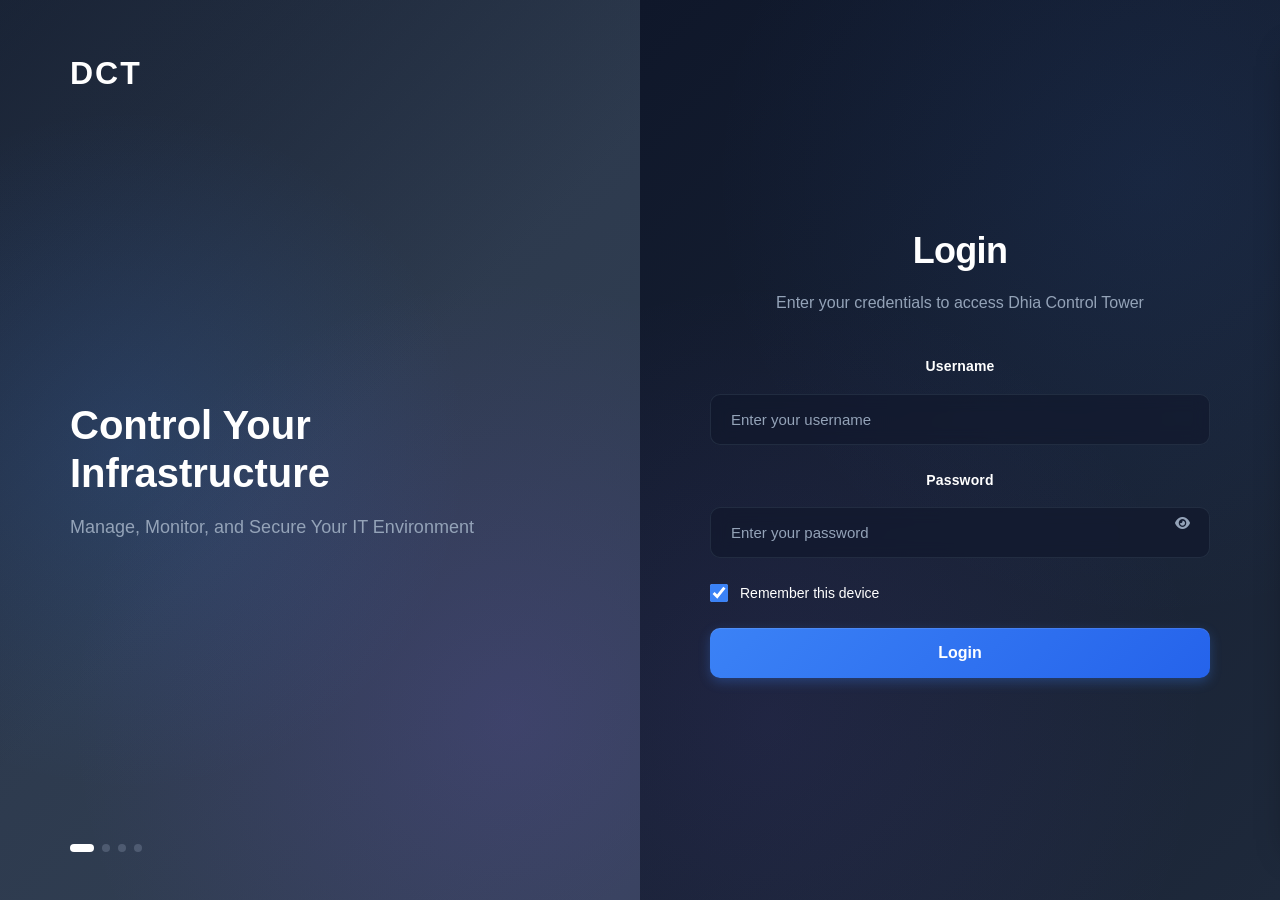
<file: static/index.html>
<!DOCTYPE html>
<html lang="en">

<head>
    <meta charset="UTF-8">
    <meta name="viewport" content="width=device-width, initial-scale=1.0">
    <title>DeepView Console</title>
    <link rel="stylesheet" href="styles/main.css">
    <link rel="stylesheet" href="styles/login.css">
    <link rel="stylesheet" href="styles/hyperv-compact.css">

    <link rel="stylesheet" href="styles/ip-scanner.css">
    <link rel="stylesheet" href="styles/ping-tracer.css">
    <link rel="stylesheet" href="styles/domain-lookup.css">
    <link rel="stylesheet" href="styles/packet-analyzer.css">
    <link rel="stylesheet" href="styles/speedtest.css">
    <link rel="stylesheet" href="styles/report-templates.css">
    <link rel="stylesheet" href="styles/subnet-calculator.css">
    <link rel="stylesheet" href="styles/crypto-tools.css">
    <link rel="stylesheet" href="styles/web-tools.css">
    <link rel="stylesheet" href="styles/development-tools.css">
    <link rel="stylesheet" href="styles/automation.css">
    <link rel="stylesheet" href="styles/infrastructure-diagram.css">
    <link rel="stylesheet" href="styles/health-monitor.css">
    <link rel="stylesheet" href="styles/controller.css">
    <link rel="stylesheet" href="styles/network-overview.css">
    <link rel="stylesheet" href="styles/api-auditor.css">
    <link rel="stylesheet" href="styles/windows-server-auditor.css">
    <link rel="stylesheet" href="styles/veeam-auditor.css">
    <link rel="stylesheet" href="styles/file-share-auditor.css">
    <link rel="stylesheet" href="styles/sftp-client.css">
    <link rel="stylesheet" href="styles/settings.css">
    <link rel="stylesheet" href="styles/administration.css">
    <link rel="stylesheet" href="styles/font-awesome.min.css">
    <!-- Crypto Libraries -->
    <script src="js/libs/crypto-js.min.js"></script>
    <script src="js/libs/bcrypt.min.js"></script>
    <script src="js/libs/forge.min.js"></script>
    <!-- QR Code Library -->
    <script src="js/libs/qrcode.min.js"></script>
    <!-- Chart.js Library -->
    <script src="js/libs/chart.min.js"></script>
    <!-- JSZip Library for DOCX file handling -->
    <script src="js/libs/jszip.min.js"></script>
</head>

<body>
    <div id="app">
        <!-- Header -->
        <header id="header"></header>

        <!-- Main Content -->
        <main id="main-content" class="main-content">
            <!-- Page Content -->
            <div id="page-content"></div>
        </main>

        <!-- Sidebar Overlay -->
        <div id="sidebar-overlay" class="sidebar-overlay"></div>

        <!-- Sidebar -->
        <aside id="sidebar" class="sidebar"></aside>

        <!-- Modal Container -->
        <div id="modal-container"></div>

        <!-- Footer -->
        <footer id="footer" class="app-footer"></footer>
    </div>

    <!-- Scripts -->
    <!-- Suppress harmless browser extension errors - MUST be first script -->
    <script>
        // Immediately suppress extension errors before anything else runs
        (function () {
            'use strict';

            // Store original console methods
            const originalConsole = {
                error: console.error.bind(console),
                warn: console.warn.bind(console),
                log: console.log.bind(console)
            };

            // Helper to check if message is from extension
            function isExtensionError(message) {
                if (typeof message !== 'string') return false;
                const lower = message.toLowerCase();
                return lower.includes('runtime.lasterror') ||
                    lower.includes('back/forward cache') ||
                    lower.includes('message channel is closed') ||
                    lower.includes('extension context invalidated') ||
                    lower.includes('unchecked runtime.lasterror');
            }

            // Override console.error
            console.error = function (...args) {
                const message = args.map(arg =>
                    typeof arg === 'string' ? arg :
                        arg?.message || String(arg || '')
                ).join(' ');

                if (isExtensionError(message)) {
                    return; // Silently ignore
                }
                originalConsole.error.apply(console, args);
            };

            // Override console.warn
            console.warn = function (...args) {
                const message = args.map(arg =>
                    typeof arg === 'string' ? arg :
                        arg?.message || String(arg || '')
                ).join(' ');

                if (isExtensionError(message)) {
                    return; // Silently ignore
                }
                originalConsole.warn.apply(console, args);
            };

            // Override console.log to catch extension errors that might be logged
            const originalLog = console.log;
            console.log = function (...args) {
                const message = args.map(arg => String(arg || '')).join(' ');
                if (isExtensionError(message)) {
                    return; // Silently ignore
                }
                originalLog.apply(console, args);
            };

            // Global error handler with highest priority
            const errorHandler = function (event) {
                const message = event.message ||
                    event.error?.message ||
                    String(event.error || event);

                if (isExtensionError(message)) {
                    event.preventDefault();
                    event.stopPropagation();
                    event.stopImmediatePropagation();
                    return false;
                }
            };

            // Add error listeners with capture phase (runs first)
            window.addEventListener('error', errorHandler, true);
            window.addEventListener('unhandledrejection', function (event) {
                const message = event.reason?.message ||
                    String(event.reason || '');
                if (isExtensionError(message)) {
                    event.preventDefault();
                    event.stopPropagation();
                    return false;
                }
            }, true);

            // Override Error constructor
            const OriginalError = window.Error;
            window.Error = function (...args) {
                const error = new OriginalError(...args);
                if (isExtensionError(error.message)) {
                    // Create a silent error
                    Object.defineProperty(error, 'message', {
                        value: '',
                        writable: false,
                        configurable: false
                    });
                    Object.defineProperty(error, 'name', {
                        value: 'SilentExtensionError',
                        writable: false,
                        configurable: false
                    });
                }
                return error;
            };
            window.Error.prototype = OriginalError.prototype;

            // Also try to intercept at the DevTools level (if possible)
            if (window.chrome && window.chrome.runtime) {
                try {
                    // Wrap chrome.runtime to catch errors
                    const originalSendMessage = window.chrome.runtime.sendMessage;
                    if (originalSendMessage) {
                        window.chrome.runtime.sendMessage = function (...args) {
                            try {
                                return originalSendMessage.apply(this, args);
                            } catch (e) {
                                if (isExtensionError(e.message || String(e))) {
                                    return; // Silently ignore
                                }
                                throw e;
                            }
                        };
                    }
                } catch (e) {
                    // Ignore if we can't wrap chrome.runtime
                }
            }
        })();
    </script>
    <script type="module" src="js/app.js"></script>
</body>

</html>
</file>
<file: static/styles/main.css>
:root {
    --primary: #3b82f6;
    --primary-dark: #2563eb;
    --secondary: #8b5cf6;
    --success: #10b981;
    --warning: #f59e0b;
    --danger: #ef4444;
    --dark: var(--bg);
    --dark-light: #1e293b;
    --gray: #94a3b8;
    --gray-light: #334155;
    --bg: #0f172a;
    --white: #1e293b;
    --shadow: 0 1px 3px 0 rgb(0 0 0 / 0.3);
    --shadow-lg: 0 10px 15px -3px rgb(0 0 0 / 0.4);
    --header-bg: #0f172a;
    --header-border: #334155;
    --text-color: #ffffff;
    --text-muted: #94a3b8;
    --card-bg: #1e293b;
}



* {
    margin: 0;
    padding: 0;
    box-sizing: border-box;
}

body {
    font-family: -apple-system, BlinkMacSystemFont, 'Segoe UI', Roboto, 'Helvetica Neue', Arial, sans-serif;
    background: var(--bg);
    color: var(--text-color);
    line-height: 1.6;
    transition: background 0.3s ease, color 0.3s ease;
    margin: 0;
    padding: 0;
    padding-top: 55px;
    /* Account for fixed header */
    padding-bottom: 50px;
    /* Account for fixed footer */
    overflow: hidden;
}

body.has-sub-navbar {
    padding-top: 91px;
}

/* Global Scrollbar Styles - Premium Minimalist */
* {
    scrollbar-width: thin;
    scrollbar-color: rgba(51, 65, 85, 0) transparent;
}

*:hover {
    scrollbar-color: rgba(51, 65, 85, 0.5) transparent;
}

*::-webkit-scrollbar {
    width: 6px;
    height: 6px;
}

*::-webkit-scrollbar-track {
    background: transparent;
}

*::-webkit-scrollbar-thumb {
    background: transparent;
    border-radius: 10px;
    /* transition is not supported on pseudo-elements in most browsers, 
       so we use a more stable translucent approach */
}

*:hover::-webkit-scrollbar-thumb {
    background: rgba(51, 65, 85, 0.3);
}

*::-webkit-scrollbar-thumb:hover {
    background: rgba(71, 85, 105, 0.6) !important;
}

/* Stable gutter for containers with overflow to prevent content jumping */
.page-container-full,
#reports-dynamic-content,
div[style*="overflow: auto"] {
    scrollbar-gutter: stable;
}

#app {
    display: flex;
    flex-direction: column;
    background: #0f172a;
    position: relative;
    padding-bottom: 0;
    /* Footer handles its own space */
}

/* Header Styles */
#header {
    padding: 0;
    margin: 0;
    background: transparent;
    border: none;
    box-shadow: none;
}

.modern-header {
    position: fixed;
    top: 0;
    left: 0;
    right: 0;
    height: 55px;
    background: var(--header-bg);
    border-bottom: 1px solid var(--header-border);
    box-shadow: 0 2px 10px rgba(0, 0, 0, 0.3);
    display: flex;
    align-items: center;
    z-index: 1000;
    justify-content: space-between;
    padding: 0 0.875rem;
    backdrop-filter: blur(10px);
    transition: background 0.3s ease, border-color 0.3s ease;
}

.header-left {
    display: flex;
    align-items: center;
    gap: 0.625rem;
}



.header-brand-logo {
    font-size: 0.9rem;
    font-weight: 700;
    color: #ffffff;
    cursor: pointer;
    letter-spacing: 0.05em;
    padding-right: 1rem;
    margin-right: 0.5rem;
    border-right: 1px solid #334155;
    transition: all 0.2s ease;
    user-select: none;
}

.header-brand-logo:hover {
    color: #ffffff;
    opacity: 0.8;
    text-shadow: 0 0 10px rgba(255, 255, 255, 0.2);
}

.header-nav {
    display: flex;
    align-items: center;
    gap: 1rem;
    margin-left: 0.5rem;
}

.nav-item {
    height: 28px;
    display: flex;
    align-items: center;
    padding: 0 0.875rem;
    background: transparent;
    border: none;
    color: #94a3b8;
    font-size: 0.875rem;
    font-weight: 500;
    cursor: pointer;
    transition: all 0.2s cubic-bezier(0.4, 0, 0.2, 1);
    text-transform: none;
    letter-spacing: 0.01em;
    border-radius: 6px;
    white-space: nowrap;
}

.nav-item:hover {
    color: var(--header-border);
}

.nav-item.active {
    background: transparent;
    color: #ffffff;
    font-weight: 500;
    box-shadow: none;
}

.nav-item.active::after {
    display: none;
    /* Removed the underline to match button style */
}

.header-right {
    display: flex;
    align-items: center;
    gap: 0.5rem;
}

.header-actions {
    display: flex;
    align-items: center;
    gap: 0;
}





/* Sub-Navbar Styles */
.sub-navbar {
    position: fixed;
    top: 55px;
    /* Below the main header */
    left: 0;
    right: 0;
    height: 36px;
    background: var(--dark-light);
    border-bottom: 1px solid var(--header-border);
    box-shadow: 0 2px 8px rgba(0, 0, 0, 0.3);
    z-index: 999;
    backdrop-filter: blur(10px);
    transition: background 0.3s ease, border-color 0.3s ease;
}

.sub-navbar-container {
    height: 100%;
    display: flex;
    align-items: center;
    justify-content: flex-start;
    padding: 0 0.875rem;
    max-width: 100%;
    overflow: hidden;
}

.sub-navbar-items {
    display: flex;
    align-items: center;
    justify-content: flex-start;
    gap: 0.375rem;
    height: 100%;
}

.sub-navbar-item {
    display: flex;
    align-items: center;
    gap: 0.375rem;
    padding: 0 0.75rem;
    background: transparent;
    border: none;
    border-bottom: 2px solid transparent;
    color: #94a3b8;
    cursor: pointer;
    border-radius: 0;
    transition: all 0.2s ease;
    font-size: 0.8125rem;
    font-weight: 500;
    white-space: nowrap;
    height: 36px;
    /* Fill the sub-navbar height */
}

.sub-navbar-item:hover {
    color: var(--header-border);
    border-bottom-color: #334155;
    background: transparent;
}

.sub-navbar-item.active {
    color: #ffffff;
    font-weight: 500;
    border-bottom-color: #3b82f6;
    background: transparent;
    box-shadow: none;
}

.sub-navbar-item i {
    font-size: 0.75rem;
}

.sub-navbar-item span {
    line-height: 1;
}


/* Hide page navbar on desktop for ping-tracer and ip-scanner, show only on mobile */
@media (min-width: 769px) {

    .page-navbar[data-page="ping-tracer"],
    .page-navbar[data-page="ip-scanner"] {
        display: none;
    }
}

@media (max-width: 768px) {

    .page-navbar[data-page="ping-tracer"],
    .page-navbar[data-page="ip-scanner"] {
        display: block;
    }
}

.page-navbar-container {
    height: 100%;
    display: flex;
    align-items: center;
    justify-content: space-between;
    padding: 0 1rem;
    max-width: 100%;
    overflow-x: auto;
    gap: 1rem;
}

.page-navbar-container:has(.page-navbar-sidebar-toggle) {
    justify-content: space-between;
}

.page-navbar-container:not(:has(.page-navbar-title)) {
    justify-content: flex-end;
}

.page-navbar-left-group {
    display: flex;
    align-items: center;
    gap: 0.5rem;
    flex-shrink: 0;
}

.page-navbar-left {
    display: flex;
    align-items: center;
    gap: 0.5rem;
    flex-shrink: 0;
}

.page-navbar-back {
    background: transparent;
    border: none;
    padding: 0.375rem;
    color: #94a3b8;
    cursor: pointer;
    transition: all 0.2s;
    display: flex;
    align-items: center;
    justify-content: center;
    font-size: 0.875rem;
    flex-shrink: 0;
    min-width: 28px;
    height: 28px;
    border-radius: 0.25rem;
}

.page-navbar-back:hover {
    color: var(--header-border);
    background: rgba(51, 65, 85, 0.3);
}

.page-navbar-back:active {
    transform: scale(0.95);
}

.page-navbar-back i {
    font-size: 0.8125rem;
}

.page-navbar-title {
    display: flex;
    align-items: center;
    gap: 0.375rem;
    color: var(--header-border);
    font-size: 0.8125rem;
    font-weight: 500;
    white-space: nowrap;
    flex-shrink: 0;
}

.page-navbar-title i {
    font-size: 0.75rem;
    color: #3b82f6;
    opacity: 0.9;
}

.page-navbar-title span {
    line-height: 1;
}

.page-navbar-items {
    display: flex;
    align-items: center;
    gap: 0.375rem;
    height: 100%;
}

.page-navbar-item {
    display: flex;
    align-items: center;
    gap: 0.375rem;
    padding: 0.25rem 0.625rem;
    border: 1px solid #475569;
    background: linear-gradient(135deg, #334155 0%, #475569 100%);
    color: var(--header-border);
    cursor: pointer;
    border-radius: 4px;
    transition: all 0.2s ease;
    font-size: 0.75rem;
    font-weight: 500;
    white-space: nowrap;
    height: 24px;
}

.page-navbar-item:hover {
    background: linear-gradient(135deg, #475569 0%, #64748b 100%);
    color: #ffffff;
    border-color: #64748b;
    transform: translateY(-1px);
    box-shadow: 0 2px 8px rgba(59, 130, 246, 0.3);
}

/* Color variants for page navbar items */
.page-navbar-item-blue {
    background: linear-gradient(135deg, rgba(59, 130, 246, 0.2) 0%, rgba(59, 130, 246, 0.3) 100%);
    border-color: rgba(59, 130, 246, 0.5);
    color: #60a5fa;
}

.page-navbar-item-blue:hover {
    background: linear-gradient(135deg, rgba(59, 130, 246, 0.3) 0%, rgba(59, 130, 246, 0.4) 100%);
    border-color: rgba(59, 130, 246, 0.7);
    color: #93c5fd;
    box-shadow: 0 2px 8px rgba(59, 130, 246, 0.4);
}

.page-navbar-item-gray {
    background: linear-gradient(135deg, #334155 0%, #475569 100%);
    border-color: #475569;
    color: #cbd5e1;
}

.page-navbar-item-gray:hover {
    background: linear-gradient(135deg, #475569 0%, #64748b 100%);
    border-color: #64748b;
    color: var(--header-border);
    box-shadow: 0 2px 8px rgba(148, 163, 184, 0.3);
}

.page-navbar-item-green {
    background: linear-gradient(135deg, rgba(16, 185, 129, 0.2) 0%, rgba(16, 185, 129, 0.3) 100%);
    border-color: rgba(16, 185, 129, 0.5);
    color: #34d399;
}

.page-navbar-item-green:hover {
    background: linear-gradient(135deg, rgba(16, 185, 129, 0.3) 0%, rgba(16, 185, 129, 0.4) 100%);
    border-color: rgba(16, 185, 129, 0.7);
    color: #6ee7b7;
    box-shadow: 0 2px 8px rgba(16, 185, 129, 0.4);
}

.page-navbar-item-red {
    background: linear-gradient(135deg, rgba(239, 68, 68, 0.2) 0%, rgba(239, 68, 68, 0.3) 100%);
    border-color: rgba(239, 68, 68, 0.5);
    color: #f87171;
}

.page-navbar-item-red:hover {
    background: linear-gradient(135deg, rgba(239, 68, 68, 0.3) 0%, rgba(239, 68, 68, 0.4) 100%);
    border-color: rgba(239, 68, 68, 0.7);
    color: #fca5a5;
    box-shadow: 0 2px 8px rgba(239, 68, 68, 0.4);
}

.page-navbar-item:active {
    transform: translateY(0);
}

.page-navbar-item:disabled {
    opacity: 0.6;
    cursor: not-allowed;
    pointer-events: none;
}

.page-navbar-item i {
    font-size: 0.6875rem;
}

.page-navbar-item span {
    line-height: 1;
}

.page-navbar-item.refreshing i {
    animation: spin 1s linear infinite;
}

@keyframes spin {
    from {
        transform: rotate(0deg);
    }

    to {
        transform: rotate(360deg);
    }
}

/* Adjust main content padding when page navbar is present */
/* Main content padding is handled by body padding-top, so we don't need additional padding-top here */
body.has-page-navbar:not(.has-sub-navbar) #main-content,
body.has-page-navbar:not(.has-sub-navbar) .main-content {
    padding-top: 0.5rem;
}

body.has-sub-navbar.has-page-navbar #main-content,
body.has-sub-navbar.has-page-navbar .main-content {
    padding-top: 0.5rem;
}

body.has-sub-navbar:not(.has-page-navbar) #main-content,
body.has-sub-navbar:not(.has-page-navbar) .main-content {
    padding-top: 0.5rem;
}

/* Remove padding/margin for file share auditor layout */
#main-content:has(.file-share-auditor-layout),
.main-content:has(.file-share-auditor-layout) {
    padding: 0 !important;
    margin: 0 !important;
}

.page-container-full:has(.file-share-auditor-layout) {
    padding: 0 !important;
    margin: 0 !important;
}

body:not(.has-sub-navbar):not(.has-page-navbar) #main-content,
body:not(.has-sub-navbar):not(.has-page-navbar) .main-content {
    padding-top: 0.5rem;
}

/* Main Content */
#main-content,
.main-content {
    flex: 1;
    padding: 0.5rem 0.75rem;
    max-width: 100%;
    box-sizing: border-box;
    margin-left: 0;
    width: 100%;
    overflow-x: hidden;
    transition: margin-right 0.3s ease;
}

#main-content:has(.page-container-full),
.main-content:has(.page-container-full) {
    padding: 0 !important;
}

/* Remove padding for SSH client page (like Infrastructure Diagram) */
#main-content:has(.ssh-client-container),
.main-content:has(.ssh-client-container) {
    padding: 0 !important;
    overflow: hidden !important;
    height: 100vh !important;
}

/* Prevent body scrolling when SSH client is active */
body:has(.ssh-client-container) {
    overflow: hidden !important;
}

#page-content:has(.ssh-client-container) {
    overflow: hidden !important;
    height: 100vh !important;
}

.main-content.with-sidebar {
    margin-right: 580px;
    /* Space for sidebar */
}

/* Page Content Styles */
#page-content {
    margin-top: 0;
}

.page-container {
    max-width: 1200px;
    margin: 0 auto;
}

/* Premium Table Styles */
.premium-table {
    width: 100%;
    border-collapse: separate;
    border-spacing: 0;
}

.premium-table th {
    background: #1e293b;
    color: #94a3b8;
    text-transform: uppercase;
    font-size: 0.65rem;
    font-weight: 700;
    letter-spacing: 0.05em;
    padding: 0.75rem 1rem;
    border-bottom: 1px solid #334155;
    text-align: left;
}

.premium-table tr {
    transition: all 0.2s ease;
}

.premium-table tr:hover {
    background: rgba(59, 130, 246, 0.04);
}

.premium-table td {
    padding: 0.625rem 1rem;
    border-bottom: 1px solid rgba(51, 65, 85, 0.5);
    vertical-align: middle;
}

.premium-table tr:last-child td {
    border-bottom: none;
}

.page-container-full {
    width: 100%;
    max-width: 100%;
    margin: 0;
    padding: 1.5rem;
}

.page-container-full.file-share-auditor-layout {
    padding: 0 !important;
    margin: 0 !important;
}

.page-header {
    margin-bottom: 1rem;
    padding: 0.75rem 0;
    border-bottom: 1px solid #334155;
}

/* Remove border-bottom from header when followed by reports table/empty state (Hyper-V Auditor List) */
.page-container-full:has(.reports-table-wrapper) .page-header,
.page-container-full:has(.reports-empty-state) .page-header {
    border-bottom: none;
}

.page-container-full:has(.reports-empty-state),
.page-container-full:has(.loading-container) {
    display: flex;
    flex-direction: column;
    flex: 1;
    height: 100%;
    min-height: calc(100vh - 200px);
}

.page-title {
    font-size: 1.375rem;
    font-weight: 700;
    color: var(--header-border);
    margin: 0;
    display: flex;
    align-items: center;
    gap: 0.5rem;
    letter-spacing: -0.01em;
    line-height: 1.3;
}

.page-title i {
    font-size: 1.25rem;
    color: var(--primary);
    opacity: 0.9;
}

.page-subtitle {
    color: #64748b;
    font-size: 0.8125rem;
    font-weight: 400;
    margin: 0;
    margin-top: 0.125rem;
    line-height: 1.3;
    display: block;
    width: 100%;
}

/* Card Styles */
.card {
    background: #1e293b;
    border-radius: 0.75rem;
    box-shadow: var(--shadow);
    padding: 1.5rem;
    border: 1px solid #334155;
    margin-bottom: 1.5rem;
}

.card-header {
    display: flex;
    justify-content: space-between;
    align-items: center;
    margin-bottom: 1.5rem;
    padding-bottom: 1rem;
    border-bottom: 1px solid var(--gray-light);
}

.card-title {
    font-size: 1rem;
    font-weight: 700;
    color: var(--dark);
}

.card-body {
    padding: 1rem;
}

.modern-card .card-body {
    padding: 0.875rem 1rem;
}

.card-header-icon {
    width: 48px;
    height: 48px;
    border-radius: 12px;
    display: flex;
    align-items: center;
    justify-content: center;
    font-size: 1.5rem;
    margin-right: 1rem;
    flex-shrink: 0;
}

.card-header {
    display: flex;
    align-items: center;
}

.card-subtitle {
    font-size: 0.875rem;
    color: var(--gray);
    margin: 0.25rem 0 0 0;
    font-weight: 400;
}

.form-hint {
    color: var(--gray);
    margin-top: 0.5rem;
    display: flex;
    align-items: center;
    gap: 0.5rem;
    font-size: 0.875rem;
}

.form-hint i {
    font-size: 0.75rem;
}

.form-label i {
    margin-right: 0.5rem;
    color: var(--primary);
}

.form-label-small {
    display: block;
    font-size: 0.75rem;
    font-weight: 600;
    color: var(--dark);
    margin-bottom: 0.5rem;
    text-transform: uppercase;
    letter-spacing: 0.5px;
}

/* Configuration Grid Layout */
.config-grid {
    display: grid;
    grid-template-columns: 1fr 1.5fr;
    gap: 1.5rem;
    margin-bottom: 2rem;
}

.config-column {
    display: flex;
    flex-direction: column;
    gap: 1.5rem;
}

/* Compact vNIC Card Styles */
.vnic-card-compact .card-body-compact {
    padding: 1rem;
}

.vnic-section-compact {
    margin-bottom: 1rem;
}

.vnic-section-compact:last-child {
    margin-bottom: 0;
}

.vnic-header-compact {
    display: flex;
    align-items: center;
    gap: 0.5rem;
    margin-bottom: 0.75rem;
    padding-bottom: 0.5rem;
    border-bottom: 1px solid var(--gray-light);
}

.vnic-title-compact {
    margin: 0;
    font-size: 0.875rem;
    font-weight: 700;
    color: var(--dark);
    text-transform: uppercase;
    letter-spacing: 0.5px;
}

.vnic-divider-compact {
    height: 1px;
    background: var(--gray-light);
    margin: 0.75rem 0;
}

.form-grid-compact {
    display: grid;
    grid-template-columns: repeat(2, 1fr);
    gap: 0.75rem;
    margin-bottom: 0.75rem;
}

/* Actions Compact */
.actions-compact {
    display: flex;
    gap: 0.75rem;
    margin-bottom: 1.5rem;
    justify-content: center;
}

.btn-compact {
    padding: 0.75rem 1.5rem;
    font-size: 0.9rem;
    min-width: 150px;
}

/* Preview Section Full Width */
.preview-section-full {
    margin-top: 2rem;
    width: 100%;
}

.preview-section-full .card {
    margin-bottom: 0;
}

.preview-actions {
    margin-top: 1.5rem;
    display: flex;
    justify-content: center;
}

/* Compact Card Styles - Auditor Style (No Background) */
.card-compact {
    padding: 0;
    background: transparent !important;
    border: none !important;
    box-shadow: none !important;
}

.card-header-compact {
    display: flex;
    align-items: center;
    gap: 0.75rem;
    margin-bottom: 1rem;
    padding-bottom: 0.5rem;
    border-bottom: 1px solid #334155;
    background: transparent;
}

.card-header-icon-compact {
    width: 32px;
    height: 32px;
    border-radius: 6px;
    display: flex;
    align-items: center;
    justify-content: center;
    font-size: 0.875rem;
    flex-shrink: 0;
}

.card-title-compact {
    font-size: 0.875rem;
    font-weight: 700;
    color: var(--header-border);
    margin: 0;
}

.card-body-compact {
    padding: 0.25rem 0;
}

/* Auditor Table Style Sections */
.compact-table-section {
    margin-bottom: 1.5rem;
}

.section-header-compact {
    display: flex;
    align-items: center;
    justify-content: space-between;
    padding: 0 0.5rem 0.5rem 0.5rem;
    margin-bottom: 0.5rem;
    border-bottom: 1px solid #334155;
}

.section-title-compact {
    font-size: 0.875rem;
    font-weight: 700;
    color: var(--header-border);
    margin: 0;
    display: flex;
    align-items: center;
    gap: 0.5rem;
}

.section-title-compact i {
    color: var(--primary);
    font-size: 0.875rem;
}

.table-wrapper-compact {
    border: 1px solid #334155;
    border-radius: 8px;
    background: #1e293b;
    overflow: hidden;
    box-shadow: 0 4px 6px -1px rgba(0, 0, 0, 0.1);
}

.table-compact {
    width: 100%;
    border-collapse: collapse;
    background: transparent;
}

.table-compact thead {
    background: #0f172a;
}

.table-compact th {
    padding: 0.625rem 0.75rem;
    text-align: left;
    font-size: 0.65rem;
    font-weight: 700;
    color: #94a3b8;
    text-transform: uppercase;
    letter-spacing: 0.05em;
    border-bottom: 1px solid #334155;
}

.table-compact td {
    padding: 0.625rem 0.75rem;
    font-size: 0.75rem;
    color: var(--header-border);
    border-bottom: 1px solid rgba(51, 65, 85, 0.5);
    vertical-align: middle;
}

.table-compact tbody tr {
    transition: background 0.15s ease;
}

.table-compact tbody tr:hover {
    background: rgba(59, 130, 246, 0.04);
}

.table-compact tbody tr:last-child td {
    border-bottom: none;
}

.form-group-compact {
    margin-bottom: 1rem;
}

.form-group-compact:last-child {
    margin-bottom: 0;
}

.form-label-compact {
    display: block;
    font-size: 0.75rem;
    font-weight: 600;
    color: var(--dark);
    margin-bottom: 0.5rem;
    text-transform: uppercase;
    letter-spacing: 0.5px;
}

.form-label-compact i {
    margin-right: 0.5rem;
    color: var(--primary);
    font-size: 0.7rem;
}

.form-input-compact {
    width: 100%;
    padding: 0.5rem 0.75rem;
    border: 2px solid var(--gray-light);
    border-radius: 0.5rem;
    font-size: 0.9rem;
    transition: all 0.2s ease;
    font-family: inherit;
}

.form-input-compact:focus {
    outline: none;
    border-color: var(--primary);
    box-shadow: 0 0 0 3px rgba(59, 130, 246, 0.1);
}

/* Compact Adapter Name Fields */
.adapter-name-fields-compact {
    display: grid;
    grid-template-columns: repeat(2, 1fr);
    gap: 0.75rem;
}

.adapter-name-field-group-compact {
    display: flex;
    align-items: center;
    gap: 0.5rem;
}

.adapter-name-label-compact {
    font-weight: 600;
    color: var(--gray);
    font-size: 0.875rem;
    min-width: 24px;
    text-align: right;
}

.adapter-name-input-compact {
    flex: 1;
    padding: 0.5rem 0.75rem;
    font-size: 0.875rem;
}

/* Available Adapters List */
.available-adapters-list-compact {
    display: flex;
    flex-direction: column;
    gap: 0.5rem;
    background: #0f172a;
    padding: 0.75rem;
    border-radius: 6px;
    border: 1px solid #334155;
    max-height: 200px;
    overflow-y: auto;
}

.adapter-info-item-compact {
    display: flex;
    align-items: center;
    gap: 0.75rem;
    padding: 0.5rem;
    background: #1e293b;
    border-radius: 4px;
    border-left: 3px solid transparent;
    transition: all 0.2s ease;
}

.adapter-info-item-compact:hover {
    background: #334155;
    transform: translateX(2px);
}

.adapter-info-item-compact .status-online {
    color: #10b981;
}

.adapter-info-item-compact .status-offline {
    color: #64748b;
}

.adapter-info-content {
    flex: 1;
    min-width: 0;
}

.adapter-info-name {
    font-size: 0.8125rem;
    font-weight: 600;
    color: var(--header-border);
}

.adapter-info-desc {
    font-size: 0.75rem;
    color: #94a3b8;
    white-space: nowrap;
    overflow: hidden;
    text-overflow: ellipsis;
}

.adapter-info-status {
    font-size: 0.7rem;
    font-weight: 700;
    text-transform: uppercase;
    color: #64748b;
}

@media (max-width: 768px) {
    .adapter-name-fields-compact {
        grid-template-columns: 1fr;
    }
}

/* Timesheet Grid Styles */
.timesheet-grid-container {
    overflow-x: auto;
    padding: 1rem;
}

.timesheet-grid {
    display: flex;
    flex-direction: column;
    min-width: 800px;
}

.timesheet-header-row {
    display: grid;
    grid-template-columns: 80px repeat(7, 1fr);
    gap: 0.5rem;
    margin-bottom: 0.5rem;
    position: sticky;
    top: 0;
    background: var(--white);
    z-index: 10;
    padding-bottom: 0.5rem;
    border-bottom: 2px solid var(--gray-light);
}

.timesheet-hour-header {
    font-weight: 700;
    color: var(--dark);
    padding: 0.75rem;
    text-align: center;
    background: var(--bg);
    border-radius: 0.5rem;
}

.timesheet-day-header {
    text-align: center;
    padding: 0.75rem;
    background: linear-gradient(135deg, var(--primary)15 0%, var(--primary)25 100%);
    border-radius: 0.5rem;
    border: 1px solid var(--primary);
}

.timesheet-day-header.monday-highlight {
    background: linear-gradient(135deg, var(--primary)25 0%, var(--primary)35 100%);
    border: 2px solid var(--primary);
    font-weight: 700;
}

.day-name {
    font-weight: 700;
    color: var(--primary);
    font-size: 0.875rem;
    text-transform: uppercase;
}

.day-date {
    font-size: 0.75rem;
    color: var(--gray);
    margin-top: 0.25rem;
}

.timesheet-hour-row {
    display: grid;
    grid-template-columns: 80px repeat(7, 1fr);
    gap: 0.5rem;
    margin-bottom: 0.25rem;
}

/* Remove gap between consecutive selected cells */
.timesheet-hour-row .timesheet-cell.cell-selected-middle {
    margin-top: -0.5rem !important;
    margin-bottom: -0.5rem !important;
}

.timesheet-hour-row .timesheet-cell.cell-selected-last {
    margin-bottom: 0.25rem !important;
}

.timesheet-hour-label {
    font-weight: 600;
    color: var(--dark);
    padding: 0.5rem;
    text-align: center;
    background: var(--bg);
    border-radius: 0.5rem;
    font-size: 0.875rem;
    display: flex;
    align-items: center;
    justify-content: center;
}

.timesheet-cell {
    min-height: 80px;
    border: 1px solid var(--gray-light);
    border-radius: 0.5rem;
    background: var(--white);
    transition: all 0.2s ease;
}

.timesheet-cell:hover {
    border-color: var(--primary);
    box-shadow: 0 2px 8px rgba(59, 130, 246, 0.2);
}

/* Cell Type Colors - Bright and Vibrant */
.timesheet-cell.cell-type-project {
    background: linear-gradient(135deg, rgba(59, 130, 246, 0.25) 0%, rgba(59, 130, 246, 0.35) 100%);
    border-color: rgba(59, 130, 246, 0.6);
    border-width: 2px;
}

.timesheet-cell.cell-type-project:hover {
    border-color: #3b82f6;
    background: linear-gradient(135deg, rgba(59, 130, 246, 0.35) 0%, rgba(59, 130, 246, 0.45) 100%);
    box-shadow: 0 2px 8px rgba(59, 130, 246, 0.4);
}

.timesheet-cell.cell-type-support {
    background: linear-gradient(135deg, rgba(16, 185, 129, 0.25) 0%, rgba(16, 185, 129, 0.35) 100%);
    border-color: rgba(16, 185, 129, 0.6);
    border-width: 2px;
}

.timesheet-cell.cell-type-support:hover {
    border-color: #10b981;
    background: linear-gradient(135deg, rgba(16, 185, 129, 0.35) 0%, rgba(16, 185, 129, 0.45) 100%);
    box-shadow: 0 2px 8px rgba(16, 185, 129, 0.4);
}

.timesheet-cell.cell-type-service-center {
    background: linear-gradient(135deg, rgba(244, 114, 182, 0.25) 0%, rgba(244, 114, 182, 0.35) 100%);
    border-color: rgba(244, 114, 182, 0.6);
    border-width: 2px;
}

.timesheet-cell.cell-type-service-center:hover {
    border-color: #f472b6;
    background: linear-gradient(135deg, rgba(244, 114, 182, 0.35) 0%, rgba(244, 114, 182, 0.45) 100%);
    box-shadow: 0 2px 8px rgba(244, 114, 182, 0.4);
}

.timesheet-cell.cell-type-didnt-go {
    background: linear-gradient(135deg, rgba(107, 114, 128, 0.25) 0%, rgba(107, 114, 128, 0.35) 100%);
    border-color: rgba(107, 114, 128, 0.6);
    border-width: 2px;
    opacity: 0.85;
}

.timesheet-cell.cell-type-didnt-go:hover {
    border-color: #6b7280;
    background: linear-gradient(135deg, rgba(107, 114, 128, 0.35) 0%, rgba(107, 114, 128, 0.45) 100%);
    box-shadow: 0 2px 8px rgba(107, 114, 128, 0.4);
}

.timesheet-cell.cell-type-self-work {
    background: linear-gradient(135deg, rgba(245, 158, 11, 0.25) 0%, rgba(245, 158, 11, 0.35) 100%);
    border-color: rgba(245, 158, 11, 0.6);
    border-width: 2px;
}

.timesheet-cell.cell-type-self-work:hover {
    border-color: #f59e0b;
    background: linear-gradient(135deg, rgba(245, 158, 11, 0.35) 0%, rgba(245, 158, 11, 0.45) 100%);
    box-shadow: 0 2px 8px rgba(245, 158, 11, 0.4);
}

/* Selected cell styling - merged block */
.timesheet-cell.cell-selected {
    border-left: 2px solid var(--primary) !important;
    border-right: 2px solid var(--primary) !important;
    background: rgba(59, 130, 246, 0.15) !important;
    z-index: 5;
    position: relative;
    margin-bottom: 0 !important;
}

.timesheet-cell.cell-selected-first {
    border-top: 2px solid var(--primary) !important;
    border-top-left-radius: 0.5rem !important;
    border-top-right-radius: 0.5rem !important;
    margin-top: 0.25rem;
}

.timesheet-cell.cell-selected-last {
    border-bottom: 2px solid var(--primary) !important;
    border-bottom-left-radius: 0.5rem !important;
    border-bottom-right-radius: 0.5rem !important;
    margin-bottom: 0.25rem !important;
}

.timesheet-cell.cell-selected-middle {
    border-top: none !important;
    border-bottom: none !important;
    border-radius: 0 !important;
}

.timesheet-cell.cell-selected-single {
    border: 2px solid var(--primary) !important;
    border-radius: 0.5rem !important;
}

.cell-selected-part {
    min-height: 80px;
    background: transparent;
    border: none !important;
}

/* Remove gaps between selected cells */
.timesheet-hour-row .timesheet-cell.cell-selected-middle+.timesheet-cell.cell-selected,
.timesheet-hour-row .timesheet-cell.cell-selected+.timesheet-cell.cell-selected-middle {
    margin-top: 0 !important;
    padding-top: 0 !important;
}

.cell-selection-block {
    min-height: 80px;
    padding: 1rem;
    display: flex;
    flex-direction: column;
    justify-content: center;
    align-items: center;
    gap: 0.5rem;
    cursor: pointer;
    background: linear-gradient(135deg, rgba(59, 130, 246, 0.2) 0%, rgba(59, 130, 246, 0.3) 100%);
    border-radius: 0.5rem;
    transition: all 0.2s ease;
}

.cell-selection-block:hover {
    background: linear-gradient(135deg, rgba(59, 130, 246, 0.3) 0%, rgba(59, 130, 246, 0.4) 100%);
    transform: scale(1.02);
}

.cell-selection-info {
    display: flex;
    align-items: center;
    gap: 0.5rem;
    font-weight: 700;
    color: var(--primary);
    font-size: 1rem;
}

.cell-selection-range {
    font-size: 0.875rem;
    color: var(--dark);
    font-weight: 600;
}

.cell-selection-action {
    font-size: 0.75rem;
    color: var(--gray);
    display: flex;
    align-items: center;
    gap: 0.25rem;
}

.timesheet-cell.cell-selected.cell-type-project {
    background: rgba(59, 130, 246, 0.3) !important;
    border-color: #3b82f6 !important;
}

.timesheet-cell.cell-selected.cell-type-support {
    background: rgba(16, 185, 129, 0.3) !important;
    border-color: #10b981 !important;
}

.timesheet-cell.cell-selected.cell-type-service-center {
    background: rgba(244, 114, 182, 0.3) !important;
    border-color: #f472b6 !important;
}

.timesheet-cell.cell-selected.cell-type-didnt-go {
    background: rgba(107, 114, 128, 0.3) !important;
    border-color: #6b7280 !important;
}

.timesheet-cell.cell-selected.cell-type-self-work {
    background: rgba(245, 158, 11, 0.3) !important;
    border-color: #f59e0b !important;
}

.cell-content {
    padding: 0.5rem;
    height: 100%;
    cursor: pointer;
    display: flex;
    flex-direction: column;
}

.cell-empty {
    display: flex;
    align-items: center;
    justify-content: center;
    height: 100%;
    color: var(--gray-light);
    font-size: 1.5rem;
    transition: all 0.2s ease;
}

.cell-content:hover .cell-empty {
    color: var(--primary);
    transform: scale(1.2);
}

.cell-entry {
    display: flex;
    flex-direction: column;
    gap: 0.25rem;
    height: 100%;
}

.cell-client {
    font-weight: 700;
    font-size: 0.75rem;
    color: var(--primary);
    white-space: nowrap;
    overflow: hidden;
    text-overflow: ellipsis;
}

.cell-activity {
    font-size: 0.7rem;
    color: var(--dark);
    line-height: 1.3;
    flex: 1;
    overflow: hidden;
    display: -webkit-box;
    -webkit-line-clamp: 2;
    line-clamp: 2;
    -webkit-box-orient: vertical;
}

.cell-badges {
    display: flex;
    gap: 0.25rem;
    flex-wrap: wrap;
    margin-top: 0.25rem;
}

.cell-badge {
    display: inline-flex;
    align-items: center;
    gap: 0.25rem;
    padding: 0.125rem 0.375rem;
    border-radius: 0.25rem;
    font-size: 0.65rem;
    font-weight: 600;
}

.cell-badge.email {
    background: rgba(59, 130, 246, 0.1);
    color: var(--primary);
}

.cell-badge.driving {
    background: rgba(239, 68, 68, 0.1);
    color: var(--danger);
}

.weeks-range {
    font-weight: 600;
    color: var(--dark);
    padding: 0.5rem 1rem;
    background: var(--bg);
    border-radius: 0.5rem;
}

.modal-small {
    max-width: 500px;
}

/* Calendar Styles */
.calendar-container {
    padding: 1rem;
}

.calendar-header {
    display: grid;
    grid-template-columns: repeat(7, 1fr);
    gap: 0.5rem;
    margin-bottom: 0.5rem;
}

.calendar-weekday {
    text-align: center;
    font-weight: 600;
    font-size: 0.875rem;
    color: var(--gray);
    padding: 0.5rem;
    text-transform: uppercase;
}

.calendar-grid {
    display: grid;
    grid-template-columns: repeat(7, 1fr);
    gap: 0.5rem;
}

.calendar-day {
    min-height: 100px;
    border: 2px solid var(--gray-light);
    border-radius: 0.5rem;
    padding: 0.75rem;
    cursor: pointer;
    transition: all 0.2s ease;
    background: var(--white);
    display: flex;
    flex-direction: column;
}

.calendar-day:hover {
    border-color: var(--primary);
    box-shadow: 0 2px 8px rgba(59, 130, 246, 0.2);
    transform: translateY(-2px);
}

.calendar-day.empty {
    background: transparent;
    border: none;
    cursor: default;
}

.calendar-day.has-entries {
    background: linear-gradient(135deg, rgba(59, 130, 246, 0.1) 0%, rgba(59, 130, 246, 0.05) 100%);
    border-color: var(--primary);
}

.calendar-day-number {
    font-weight: 700;
    font-size: 1rem;
    color: var(--dark);
    margin-bottom: 0.5rem;
}

.calendar-day-summary {
    flex: 1;
    display: flex;
    flex-direction: column;
    gap: 0.25rem;
    font-size: 0.75rem;
}

.calendar-hours {
    color: var(--primary);
    font-weight: 600;
}

.calendar-clients {
    color: var(--gray);
    font-size: 0.7rem;
}

/* Modal Styles */


/* Day Entries List */
.day-entries-list {
    display: flex;
    flex-direction: column;
    gap: 1rem;
}

.hourly-entry-card {
    background: var(--bg);
    border: 1px solid var(--gray-light);
    border-radius: 0.75rem;
    padding: 1.25rem;
    transition: all 0.2s ease;
    position: relative;
}

.hourly-entry-card:hover {
    box-shadow: 0 4px 12px rgba(0, 0, 0, 0.1);
    border-color: var(--primary);
}

.entry-time {
    display: flex;
    align-items: center;
    gap: 0.5rem;
    font-weight: 700;
    color: var(--primary);
    margin-bottom: 0.75rem;
    font-size: 1rem;
}

.entry-time i {
    font-size: 1rem;
}

.entry-duration {
    color: var(--gray);
    font-weight: 400;
    font-size: 0.9rem;
}

.entry-client {
    display: flex;
    align-items: center;
    gap: 0.5rem;
    margin-bottom: 0.75rem;
    color: var(--dark);
    font-size: 1rem;
}

.entry-client i {
    color: var(--secondary);
}

.entry-description {
    display: flex;
    align-items: flex-start;
    gap: 0.5rem;
    margin-bottom: 0.75rem;
    color: var(--dark);
    line-height: 1.6;
}

.entry-description i {
    color: var(--gray);
    margin-top: 0.25rem;
}

.entry-meta {
    display: flex;
    gap: 0.5rem;
    flex-wrap: wrap;
    margin-bottom: 0.75rem;
}

.entry-badge {
    display: inline-flex;
    align-items: center;
    gap: 0.5rem;
    padding: 0.375rem 0.75rem;
    border-radius: 1rem;
    font-size: 0.75rem;
    font-weight: 600;
}

.email-badge {
    background: rgba(59, 130, 246, 0.1);
    color: var(--primary);
}

.driving-badge {
    background: rgba(239, 68, 68, 0.1);
    color: var(--danger);
}

.entry-actions {
    display: flex;
    gap: 0.5rem;
    justify-content: flex-end;
    margin-top: 0.75rem;
    padding-top: 0.75rem;
    border-top: 1px solid var(--gray-light);
}

.btn-icon {
    background: transparent;
    border: 1px solid var(--gray-light);
    color: var(--gray);
    padding: 0.5rem 0.75rem;
    border-radius: 0.5rem;
    cursor: pointer;
    transition: all 0.2s ease;
    font-size: 0.875rem;
}

.btn-icon:hover {
    background: var(--bg);
    border-color: var(--primary);
    color: var(--primary);
}

.btn-icon.btn-danger:hover {
    background: rgba(239, 68, 68, 0.1);
    border-color: var(--danger);
    color: var(--danger);
}

@media (max-width: 768px) {
    .calendar-day {
        min-height: 80px;
        padding: 0.5rem;
    }

    .calendar-day-number {
        font-size: 0.875rem;
    }

    .calendar-day-summary {
        font-size: 0.65rem;
    }

    .modal-content {
        max-width: 100%;
        max-height: 100vh;
        border-radius: 0;
    }

    .modal {
        padding: 0;
    }
}

/* Footer Styles */
.app-footer {
    background: #0f172a;
    border-top: 1px solid #334155;
    color: var(--header-border);
    box-shadow: 0 -2px 10px rgba(0, 0, 0, 0.3);
    position: fixed;
    bottom: 0;
    left: 0;
    right: 0;
    z-index: 200;
    /* Higher than SSH client (50) to ensure it's always on top */
    width: 100%;
    display: flex;
    flex-direction: column;
    transition: transform 0.3s cubic-bezier(0.4, 0, 0.2, 1);
    /* Remove height transition for smoother resize */
}

.footer-resize-handle {
    height: 6px;
    width: 100%;
    cursor: ns-resize;
    position: absolute;
    top: -3px;
    left: 0;
    z-index: 101;
    background: transparent;
}

.footer-resize-handle:hover {
    background: rgba(59, 130, 246, 0.3);
}

/* Footer Tabs */
.footer-tabs {
    display: flex;
    align-items: center;
    gap: 0.375rem;
    padding: 0.375rem 0.75rem;
    background: #1e293b;
    border-bottom: 1px solid #334155;
    min-height: 32px;
    flex-shrink: 0;
    /* Prevent tabs from shrinking */
}

.footer-tab {
    display: flex;
    align-items: center;
    gap: 0.375rem;
    padding: 0.375rem 0.75rem;
    background: transparent;
    border: none;
    color: #94a3b8;
    cursor: pointer;
    border-radius: 4px;
    transition: all 0.2s ease;
    font-size: 0.75rem;
    font-weight: 500;
    position: relative;
}

.footer-tab:hover {
    background: #0f172a;
    color: var(--header-border);
}

.footer-tab.active {
    background: rgba(59, 130, 246, 0.2);
    color: #60a5fa;
    border: 1px solid rgba(59, 130, 246, 0.3);
}

.footer-tab i {
    font-size: 0.75rem;
}

.footer-badge {
    background: rgba(239, 68, 68, 0.2);
    color: #ef4444;
    border: 1px solid rgba(239, 68, 68, 0.3);
    border-radius: 8px;
    padding: 0.125rem 0.375rem;
    font-size: 0.625rem;
    font-weight: 600;
    min-width: 16px;
    text-align: center;
}

.footer-toggle {
    margin-left: auto;
    width: 28px;
    height: 28px;
    border: 1px solid #334155;
    background: #1e293b;
    color: #94a3b8;
    cursor: pointer;
    border-radius: 4px;
    display: flex;
    align-items: center;
    justify-content: center;
    transition: all 0.2s ease;
}

.footer-toggle:hover {
    background: #334155;
    color: var(--header-border);
    border-color: #475569;
}

/* Footer Panel */
.footer-panel {
    max-height: 0;
    overflow: hidden;
    transition: max-height 0.3s cubic-bezier(0.4, 0, 0.2, 1);
    background: #1e293b;
}

.footer-panel.expanded {
    max-height: 300px;
    border-top: 1px solid #334155;
}

/* Console Styles */
.footer-console {
    display: flex;
    flex-direction: column;
    height: 100%;
    background: #0f172a;
}

.console-header {
    display: flex;
    align-items: center;
    justify-content: space-between;
    padding: 0.5rem 0.75rem;
    border-bottom: 1px solid #334155;
    background: #0f172a;
}

.console-header h4 {
    margin: 0;
    font-size: 0.8125rem;
    font-weight: 600;
    color: var(--header-border);
    display: flex;
    align-items: center;
    gap: 0.375rem;
}

.console-header i {
    color: #60a5fa;
}

.console-actions {
    display: flex;
    gap: 0.5rem;
}

.console-btn {
    width: 28px;
    height: 28px;
    border: 1px solid #334155;
    background: #1e293b;
    color: #94a3b8;
    cursor: pointer;
    border-radius: 4px;
    display: flex;
    align-items: center;
    justify-content: center;
    transition: all 0.2s ease;
    font-size: 0.75rem;
}

.console-btn:hover {
    background: #334155;
    color: var(--header-border);
    border-color: #475569;
}

.console-messages {
    flex: 1;
    overflow-y: auto;
    padding: 0.5rem 0.75rem;
    font-family: 'Courier New', monospace;
    font-size: 0.75rem;
    line-height: 1.5;
}

.console-message {
    display: flex;
    gap: 0.375rem;
    margin-bottom: 0.125rem;
    padding: 0.0625rem 0;
    line-height: 1.3;
}

.console-message.info {
    color: var(--header-border);
}

.console-message.success {
    color: #10b981;
    font-weight: 500;
}

.console-message.warning {
    color: #f59e0b;
    font-weight: 500;
}

.console-message.error {
    color: #ef4444;
    font-weight: 500;
}

.console-message.user {
    color: #60a5fa;
    font-weight: 500;
}

.console-message.system {
    color: #a78bfa;
    font-style: italic;
}

.console-message.command {
    color: #34d399;
    font-weight: 500;
}

.console-message.output {
    color: #cbd5e1;
}

.console-message.path {
    color: #fbbf24;
}

.console-message.number {
    color: #60a5fa;
}

.console-message.string {
    color: #34d399;
}

.console-time {
    color: rgba(255, 255, 255, 0.5);
    font-size: 0.6875rem;
    min-width: 60px;
    user-select: none;
    font-weight: 500;
}

/* Fullscreen Console */
.app-footer.fullscreen {
    height: 100vh !important;
    z-index: 9999;
}

.app-footer.fullscreen .footer-panel {
    flex: 1;
    max-height: none;
    height: calc(100vh - 55px) !important;
    /* Minus tabs height */
}

.app-footer.fullscreen .footer-console {
    height: 100%;
}

.app-footer.fullscreen .footer-tasks,
.app-footer.fullscreen .footer-connections {
    height: 100%;
}

.console-content {
    flex: 1;
    word-break: break-word;
}

.console-empty {
    display: flex;
    flex-direction: column;
    align-items: center;
    justify-content: center;
    height: 100%;
    color: #64748b;
    text-align: center;
    padding: 2rem;
}

.console-empty i {
    font-size: 2rem;
    margin-bottom: 0.5rem;
    opacity: 0.5;
}

.console-empty p {
    margin: 0;
    font-size: 0.8125rem;
}

.console-input-container {
    display: flex;
    align-items: center;
    gap: 0.5rem;
    padding: 0.75rem 1rem;
    border-top: 1px solid #334155;
    background: #0f172a;
}

.console-prompt {
    color: #60a5fa;
    font-family: 'Courier New', monospace;
    font-size: 0.8125rem;
    font-weight: 600;
    white-space: nowrap;
    user-select: none;
}

.console-input {
    flex: 1;
    background: #1e293b;
    border: 1px solid #334155;
    border-radius: 6px;
    padding: 0.5rem 0.75rem;
    color: var(--header-border);
    font-family: 'Courier New', monospace;
    font-size: 0.8125rem;
    outline: none;
    transition: all 0.2s ease;
}

.console-input:focus {
    background: #0f172a;
    border-color: #3b82f6;
}

.console-input::placeholder {
    color: #64748b;
}

.console-send-btn {
    width: 36px;
    height: 36px;
    border: none;
    background: #3b82f6;
    color: white;
    cursor: pointer;
    border-radius: 6px;
    display: flex;
    align-items: center;
    justify-content: center;
    transition: all 0.2s ease;
    flex-shrink: 0;
}

.console-send-btn:hover {
    background: #2563eb;
    transform: translateY(-1px);
}

.console-send-btn:disabled {
    background: #1e293b;
    color: #64748b;
    border: 1px solid #334155;
    cursor: not-allowed;
    transform: none;
}

.console-status {
    width: 12px;
    height: 12px;
    border-radius: 50%;
    display: flex;
    align-items: center;
    justify-content: center;
    flex-shrink: 0;
}

.console-status .status-dot {
    width: 8px;
    height: 8px;
    border-radius: 50%;
    background: #ef4444;
    animation: pulse 2s infinite;
}

.console-status.connected .status-dot {
    background: #10b981;
}

.console-status.disconnected .status-dot {
    background: #ef4444;
}

/* Tasks Styles */
.footer-tasks {
    display: flex;
    flex-direction: column;
    height: 100%;
    background: #0f172a;
}

.tasks-header {
    display: flex;
    align-items: center;
    justify-content: space-between;
    padding: 0.5rem 0.75rem;
    border-bottom: 1px solid #334155;
    background: #0f172a;
}

.tasks-header h4 {
    margin: 0;
    font-size: 0.8125rem;
    font-weight: 600;
    color: var(--header-border);
    display: flex;
    align-items: center;
    gap: 0.375rem;
}

.tasks-header i {
    color: #10b981;
}

.tasks-add-btn {
    width: 28px;
    height: 28px;
    border: none;
    background: #10b981;
    color: white;
    cursor: pointer;
    border-radius: 4px;
    display: flex;
    align-items: center;
    justify-content: center;
    transition: all 0.2s ease;
    font-size: 0.75rem;
}

.tasks-add-btn:hover {
    background: #059669;
    transform: scale(1.1);
}

.tasks-list {
    flex: 1;
    overflow-y: auto;
    padding: 0.75rem 1rem;
}

.task-item {
    display: flex;
    align-items: center;
    gap: 0.75rem;
    padding: 0.5rem;
    border-radius: 6px;
    margin-bottom: 0.5rem;
    background: #1e293b;
    border: 1px solid #334155;
    transition: all 0.2s ease;
}

.task-item:hover {
    background: #0f172a;
    border-color: #475569;
}

.task-item.completed {
    opacity: 0.6;
}

.task-item.completed .task-text {
    text-decoration: line-through;
}

.task-checkbox {
    width: 18px;
    height: 18px;
    cursor: pointer;
    accent-color: #10b981;
}

.task-text {
    flex: 1;
    color: var(--header-border);
    font-size: 0.8125rem;
}

.task-delete {
    width: 24px;
    height: 24px;
    border: none;
    background: transparent;
    color: #64748b;
    cursor: pointer;
    border-radius: 4px;
    display: flex;
    align-items: center;
    justify-content: center;
    transition: all 0.2s ease;
    font-size: 0.75rem;
}

.task-delete:hover {
    background: rgba(239, 68, 68, 0.2);
    color: #ef4444;
}

.tasks-empty {
    display: flex;
    flex-direction: column;
    align-items: center;
    justify-content: center;
    height: 100%;
    color: #64748b;
    text-align: center;
    padding: 2rem;
}

.tasks-empty i {
    font-size: 2rem;
    margin-bottom: 0.5rem;
    opacity: 0.5;
}

.tasks-empty p {
    margin: 0;
    font-size: 0.8125rem;
}

/* Background Tasks Styles */
.background-tasks-section {
    margin-bottom: 0.75rem;
}

.background-tasks-header {
    padding: 0.4rem 0;
    margin-bottom: 0.4rem;
    border-bottom: 1px solid rgba(255, 255, 255, 0.1);
}

.background-tasks-header h5 {
    margin: 0;
    font-size: 0.7rem;
    font-weight: 600;
    color: #94a3b8;
    display: flex;
    align-items: center;
    gap: 0.4rem;
}

.background-task-item {
    display: flex;
    align-items: center;
    gap: 0.5rem;
    padding: 0.5rem 0.6rem;
    border-radius: 4px;
    margin-bottom: 0.35rem;
    background: #1e293b;
    border: 1px solid #334155;
    transition: all 0.2s ease;
}

.background-task-item:hover {
    background: #0f172a;
    border-color: #475569;
}

.background-task-item.completed {
    opacity: 0.7;
    border-color: rgba(16, 185, 129, 0.3);
}

.background-task-item.error {
    border-color: rgba(239, 68, 68, 0.3);
}

.background-task-item.cancelled {
    opacity: 0.6;
    border-color: rgba(148, 163, 184, 0.3);
}

.background-task-icon {
    width: 20px;
    height: 20px;
    display: flex;
    align-items: center;
    justify-content: center;
    flex-shrink: 0;
}

.background-task-icon i {
    font-size: 0.85rem;
}

.background-task-item.running .background-task-icon i {
    color: #3b82f6;
}

.background-task-item.completed .background-task-icon i {
    color: #10b981;
}

.background-task-item.error .background-task-icon i {
    color: #ef4444;
}

.background-task-item.cancelled .background-task-icon i {
    color: #94a3b8;
}

.background-task-info {
    flex: 1;
    min-width: 0;
}

.background-task-name {
    font-size: 0.75rem;
    font-weight: 500;
    color: var(--header-border);
    margin-bottom: 0.15rem;
}

.background-task-details {
    display: flex;
    flex-direction: column;
    gap: 0.15rem;
}

.background-task-progress {
    display: flex;
    align-items: center;
    gap: 0.4rem;
}

.background-task-progress-bar {
    flex: 1;
    height: 4px;
    background: #0f172a;
    border-radius: 2px;
    overflow: hidden;
}

.background-task-progress-fill {
    height: 100%;
    background: linear-gradient(90deg, #3b82f6 0%, #60a5fa 100%);
    border-radius: 3px;
    transition: width 0.3s ease;
}

.background-task-item.completed .background-task-progress-fill {
    background: linear-gradient(90deg, #10b981 0%, #34d399 100%);
}

.background-task-item.error .background-task-progress-fill {
    background: linear-gradient(90deg, #ef4444 0%, #f87171 100%);
}

.background-task-progress-text {
    font-size: 0.65rem;
    font-weight: 600;
    color: #94a3b8;
    min-width: 32px;
    text-align: right;
}

.background-task-message {
    font-size: 0.65rem;
    color: #64748b;
    margin-top: 0.15rem;
}

.background-task-cancel {
    width: 20px;
    height: 20px;
    border: none;
    background: transparent;
    color: #64748b;
    cursor: pointer;
    border-radius: 3px;
    display: flex;
    align-items: center;
    justify-content: center;
    transition: all 0.2s ease;
    flex-shrink: 0;
    font-size: 0.7rem;
}

.background-task-cancel:hover {
    background: rgba(239, 68, 68, 0.2);
    color: #ef4444;
}

/* Workflow Styles */
.workflows-section {
    margin-bottom: 1rem;
}

.workflows-header {
    padding: 0.5rem 0;
    margin-bottom: 0.5rem;
    border-bottom: 1px solid rgba(255, 255, 255, 0.1);
}

.workflows-header h5 {
    margin: 0;
    font-size: 0.75rem;
    font-weight: 600;
    color: rgba(255, 255, 255, 0.7);
    display: flex;
    align-items: center;
    gap: 0.5rem;
}

.workflows-header h5 i {
    color: #3b82f6;
}

.workflow-item {
    display: flex;
    align-items: flex-start;
    gap: 0.75rem;
    padding: 0.75rem;
    border-radius: 6px;
    margin-bottom: 0.5rem;
    background: rgba(59, 130, 246, 0.1);
    border: 1px solid rgba(59, 130, 246, 0.2);
    transition: all 0.2s ease;
}

.workflow-item.running {
    background: rgba(59, 130, 246, 0.1);
    border-color: rgba(59, 130, 246, 0.3);
}

.workflow-item.completed {
    background: rgba(16, 185, 129, 0.1);
    border-color: rgba(16, 185, 129, 0.3);
    opacity: 0.8;
}

.workflow-item.error {
    background: rgba(239, 68, 68, 0.1);
    border-color: rgba(239, 68, 68, 0.3);
}

.workflow-icon {
    width: 24px;
    height: 24px;
    display: flex;
    align-items: center;
    justify-content: center;
    flex-shrink: 0;
    margin-top: 2px;
}

.workflow-icon i {
    font-size: 1rem;
}

.workflow-item.running .workflow-icon i {
    color: #3b82f6;
}

.workflow-item.completed .workflow-icon i {
    color: #10b981;
}

.workflow-item.error .workflow-icon i {
    color: #ef4444;
}

.workflow-info {
    flex: 1;
    min-width: 0;
}

.workflow-name {
    font-weight: 600;
    color: rgba(255, 255, 255, 0.9);
    font-size: 0.8125rem;
    margin-bottom: 0.25rem;
}

.workflow-details {
    display: flex;
    flex-direction: column;
    gap: 0.25rem;
}

.workflow-trigger {
    font-size: 0.75rem;
    color: rgba(255, 255, 255, 0.6);
    text-transform: capitalize;
}

.workflow-progress {
    display: flex;
    align-items: center;
    gap: 0.5rem;
    margin-top: 0.25rem;
}

.workflow-progress-bar {
    flex: 1;
    height: 4px;
    background: rgba(255, 255, 255, 0.1);
    border-radius: 2px;
    overflow: hidden;
}

.workflow-progress-fill {
    height: 100%;
    background: #3b82f6;
    transition: width 0.3s ease;
}

.workflow-item.completed .workflow-progress-fill {
    background: #10b981;
}

.workflow-item.error .workflow-progress-fill {
    background: #ef4444;
}

.workflow-progress-text {
    font-size: 0.7rem;
    color: rgba(255, 255, 255, 0.6);
    min-width: 35px;
    text-align: right;
}

.workflow-message {
    font-size: 0.7rem;
    color: rgba(255, 255, 255, 0.5);
    margin-top: 0.25rem;
}

.tasks-section {
    margin-top: 1rem;
}

.tasks-header-section {
    padding: 0.5rem 0;
    margin-bottom: 0.5rem;
    border-bottom: 1px solid rgba(255, 255, 255, 0.1);
}

.tasks-header-section h5 {
    margin: 0;
    font-size: 0.75rem;
    font-weight: 600;
    color: rgba(255, 255, 255, 0.7);
    display: flex;
    align-items: center;
    gap: 0.5rem;
}

.tasks-header-section h5 i {
    color: #10b981;
}

/* Connections Styles */
.footer-connections {
    display: flex;
    flex-direction: column;
    height: 100%;
    background: #0f172a;
}

.connections-header {
    display: flex;
    align-items: center;
    justify-content: space-between;
    padding: 0.5rem 0.75rem;
    border-bottom: 1px solid #334155;
    background: #0f172a;
}

.connections-header h4 {
    margin: 0;
    font-size: 0.8125rem;
    font-weight: 600;
    color: var(--header-border);
    display: flex;
    align-items: center;
    gap: 0.375rem;
}

.connections-header i {
    color: #60a5fa;
}

.connections-refresh-btn {
    width: 28px;
    height: 28px;
    border: 1px solid #334155;
    background: #1e293b;
    color: #94a3b8;
    cursor: pointer;
    border-radius: 4px;
    display: flex;
    align-items: center;
    justify-content: center;
    transition: all 0.2s ease;
    font-size: 0.75rem;
}

.connections-refresh-btn:hover {
    background: #334155;
    color: var(--header-border);
    border-color: #475569;
}

.connections-refresh-btn.rotating {
    animation: spin 1s linear infinite;
}

.connections-list {
    flex: 1;
    overflow-y: auto;
    padding: 0.75rem 1rem;
}

.connection-item {
    display: flex;
    align-items: center;
    gap: 0.75rem;
    padding: 0.75rem;
    border-radius: 6px;
    margin-bottom: 0.5rem;
    background: #1e293b;
    border: 1px solid #334155;
    transition: all 0.2s ease;
}

.connection-item:hover {
    background: #0f172a;
    border-color: #475569;
}

.connection-icon {
    width: 36px;
    height: 36px;
    border-radius: 6px;
    background: rgba(59, 130, 246, 0.2);
    display: flex;
    align-items: center;
    justify-content: center;
    color: #60a5fa;
    font-size: 1rem;
}

.connection-info {
    flex: 1;
    display: flex;
    flex-direction: column;
    gap: 0.25rem;
}

.connection-name {
    color: var(--header-border);
    font-size: 0.8125rem;
    font-weight: 500;
}

.connection-details {
    color: #94a3b8;
    font-size: 0.75rem;
}

.connection-status {
    display: flex;
    align-items: center;
    gap: 0.5rem;
    font-size: 0.75rem;
    padding: 0.25rem 0.75rem;
    border-radius: 12px;
    background: #1e293b;
    border: 1px solid #334155;
}

.connection-status.connected {
    color: #34d399;
    background: rgba(16, 185, 129, 0.2);
    border-color: rgba(16, 185, 129, 0.3);
}

.connection-status.disconnected {
    color: #ef4444;
    background: rgba(239, 68, 68, 0.2);
    border-color: rgba(239, 68, 68, 0.3);
}

.connection-status.connecting {
    color: #fbbf24;
    background: rgba(245, 158, 11, 0.2);
    border-color: rgba(245, 158, 11, 0.3);
}

.status-dot {
    width: 8px;
    height: 8px;
    border-radius: 50%;
    background: currentColor;
    animation: pulse 2s infinite;
}

.connection-disconnect {
    width: 28px;
    height: 28px;
    border: none;
    background: transparent;
    color: #64748b;
    cursor: pointer;
    border-radius: 4px;
    display: flex;
    align-items: center;
    justify-content: center;
    transition: all 0.2s ease;
    font-size: 0.75rem;
}

.connection-disconnect:hover {
    background: rgba(239, 68, 68, 0.2);
    color: #ef4444;
}

.connections-empty {
    display: flex;
    flex-direction: column;
    align-items: center;
    justify-content: center;
    height: 100%;
    color: #64748b;
    text-align: center;
    padding: 2rem;
}

.connections-empty i {
    font-size: 2rem;
    margin-bottom: 0.5rem;
    opacity: 0.5;
}

.connections-empty p {
    margin: 0;
    font-size: 0.8125rem;
}

/* Scrollbar Styles for Footer Panels */
.footer-panel ::-webkit-scrollbar {
    width: 8px;
}

.footer-panel ::-webkit-scrollbar-track {
    background: #0f172a;
    border-radius: 4px;
}

.footer-panel ::-webkit-scrollbar-thumb {
    background: #334155;
    border-radius: 4px;
}

.footer-panel ::-webkit-scrollbar-thumb:hover {
    background: #475569;
}

/* Login Page Styles */
.login-page {
    display: flex;
    align-items: center;
    justify-content: center;
    min-height: calc(100vh - 70px);
    padding: 2rem;
    background: linear-gradient(135deg, #667eea 0%, #764ba2 100%);
    position: relative;
    overflow: hidden;
}

.login-page::before {
    content: '';
    position: absolute;
    top: 0;
    left: 0;
    right: 0;
    bottom: 0;
    background: url('data:image/svg+xml,<svg width="100" height="100" xmlns="http://www.w3.org/2000/svg"><defs><pattern id="grid" width="100" height="100" patternUnits="userSpaceOnUse"><path d="M 100 0 L 0 0 0 100" fill="none" stroke="rgba(255,255,255,0.05)" stroke-width="1"/></pattern></defs><rect width="100" height="100" fill="url(%23grid)"/></svg>');
    opacity: 0.3;
}

.login-container {
    position: relative;
    z-index: 1;
    width: 100%;
    max-width: 420px;
}

.login-card {
    background: var(--white);
    border-radius: 20px;
    padding: 3rem;
    box-shadow: 0 20px 60px rgba(0, 0, 0, 0.3);
    backdrop-filter: blur(10px);
    border: 1px solid rgba(255, 255, 255, 0.2);
}

.login-card.setup-card {
    max-width: 600px;
}

.login-header {
    text-align: center;
    margin-bottom: 2.5rem;
}

.login-icon {
    width: 80px;
    height: 80px;
    margin: 0 auto 1.5rem;
    background: linear-gradient(135deg, #667eea 0%, #764ba2 100%);
    border-radius: 50%;
    display: flex;
    align-items: center;
    justify-content: center;
    box-shadow: 0 10px 30px rgba(102, 126, 234, 0.4);
}

.login-icon.setup-icon {
    background: linear-gradient(135deg, #10b981 0%, #059669 100%);
    box-shadow: 0 10px 30px rgba(16, 185, 129, 0.4);
}

.login-icon i {
    font-size: 2rem;
    color: white;
}

.login-header h1 {
    font-size: 1.75rem;
    font-weight: 700;
    color: var(--header-border);
    margin: 0 0 0.5rem;
}

.login-header p {
    font-size: 0.95rem;
    color: #64748b;
    margin: 0;
}

.login-card .form-group {
    margin-bottom: 1.5rem;
}

.login-card label {
    display: flex;
    align-items: center;
    gap: 0.5rem;
    font-size: 0.875rem;
    font-weight: 600;
    color: #334155;
    margin-bottom: 0.5rem;
}

.login-card label i {
    color: #64748b;
}

.login-card input[type="password"],
.login-card input[type="text"] {
    width: 100%;
    padding: 0.875rem 1rem;
    border: 2px solid var(--header-border);
    border-radius: 12px;
    font-size: 0.95rem;
    transition: all 0.2s ease;
    background: #0f172a;
    color: var(--header-border);
    font-family: 'Courier New', monospace;
    letter-spacing: 2px;
}

.login-card input[type="password"]:focus,
.login-card input[type="text"]:focus {
    outline: none;
    border-color: #667eea;
    background: var(--white);
    box-shadow: 0 0 0 3px rgba(102, 126, 234, 0.1);
}

.login-card input[type="password"]:disabled,
.login-card input[type="text"]:disabled {
    opacity: 0.6;
    cursor: not-allowed;
}

.error-message {
    background: #fee2e2;
    border: 1px solid #fecaca;
    color: #991b1b;
    padding: 0.875rem 1rem;
    border-radius: 12px;
    font-size: 0.875rem;
    margin-bottom: 1.5rem;
    display: flex;
    align-items: center;
    gap: 0.5rem;
}

.error-message i {
    font-size: 1rem;
}

.login-button {
    width: 100%;
    padding: 1rem;
    background: linear-gradient(135deg, #667eea 0%, #764ba2 100%);
    color: white;
    border: none;
    border-radius: 12px;
    font-size: 1rem;
    font-weight: 600;
    cursor: pointer;
    transition: all 0.2s ease;
    display: flex;
    align-items: center;
    justify-content: center;
    gap: 0.5rem;
    box-shadow: 0 4px 15px rgba(102, 126, 234, 0.4);
}

.login-button.setup-button {
    background: linear-gradient(135deg, #10b981 0%, #059669 100%);
    box-shadow: 0 4px 15px rgba(16, 185, 129, 0.4);
}

.login-button:hover:not(:disabled) {
    transform: translateY(-2px);
    box-shadow: 0 6px 20px rgba(102, 126, 234, 0.5);
}

.login-button.setup-button:hover:not(:disabled) {
    box-shadow: 0 6px 20px rgba(16, 185, 129, 0.5);
}

.login-button:active:not(:disabled) {
    transform: translateY(0);
}

.login-button:disabled {
    opacity: 0.7;
    cursor: not-allowed;
}

.login-button i {
    font-size: 1rem;
}

.login-footer {
    margin-top: 2rem;
    text-align: center;
    padding-top: 1.5rem;
    border-top: 1px solid var(--header-border);
}

.login-footer p {
    font-size: 0.8125rem;
    color: #64748b;
    margin: 0;
    display: flex;
    align-items: center;
    justify-content: center;
    gap: 0.5rem;
}

.login-footer i {
    font-size: 0.875rem;
}

.setup-warning {
    background: #fef3c7;
    border: 2px solid #fbbf24;
    color: #92400e;
    padding: 1rem;
    border-radius: 12px;
    margin-bottom: 1.5rem;
    display: flex;
    align-items: center;
    gap: 0.75rem;
    font-size: 0.9rem;
}

.setup-warning i {
    font-size: 1.25rem;
    color: #f59e0b;
}

.api-key-display {
    margin-bottom: 2rem;
}

.api-key-display label {
    display: block;
    font-size: 0.875rem;
    font-weight: 600;
    color: #334155;
    margin-bottom: 0.75rem;
}

.api-key-box {
    display: flex;
    align-items: center;
    gap: 0.5rem;
    background: var(--bg);
    border: 2px solid var(--header-border);
    border-radius: 12px;
    padding: 1rem;
}

.api-key-box code {
    flex: 1;
    font-family: 'Courier New', monospace;
    font-size: 0.9rem;
    color: var(--header-border);
    word-break: break-all;
    user-select: all;
    padding: 0.5rem;
    background: var(--white);
    border-radius: 8px;
    border: 1px solid var(--header-border);
}

.copy-key-btn {
    padding: 0.5rem 1rem;
    background: #3b82f6;
    color: white;
    border: none;
    border-radius: 8px;
    cursor: pointer;
    transition: all 0.2s ease;
    display: flex;
    align-items: center;
    justify-content: center;
    min-width: 44px;
    height: 44px;
}

.copy-key-btn:hover {
    background: #2563eb;
    transform: translateY(-1px);
}

.setup-instructions {
    background: #f0f9ff;
    border: 1px solid #bae6fd;
    border-radius: 12px;
    padding: 1.5rem;
    margin-bottom: 2rem;
}

.setup-instructions h3 {
    font-size: 1rem;
    font-weight: 600;
    color: #0c4a6e;
    margin: 0 0 1rem;
    display: flex;
    align-items: center;
    gap: 0.5rem;
}

.setup-instructions h3 i {
    color: #0284c7;
}

.setup-instructions ol {
    margin: 0;
    padding-left: 1.5rem;
    color: #075985;
}

.setup-instructions li {
    margin-bottom: 0.5rem;
    line-height: 1.6;
}

.logout-btn {
    background: rgba(239, 68, 68, 0.2) !important;
    border-color: rgba(239, 68, 68, 0.3) !important;
}

.logout-btn:hover {
    background: rgba(239, 68, 68, 0.3) !important;
}

/* User Menu Styles */
.user-menu-container {
    position: relative;
    display: flex;
    align-items: center;
    margin-left: 0;
}

.user-profile {
    display: flex;
    align-items: center;
    gap: 0.75rem;
    padding: 0.375rem 1rem;
    cursor: pointer;
    border-radius: 8px;
    transition: all 0.2s cubic-bezier(0.4, 0, 0.2, 1);
    user-select: none;
}

.user-profile:hover {
    background: transparent;
}

.user-profile:hover .user-name {
    color: #ffffff;
}

.user-profile:hover .user-avatar {
    filter: brightness(1.1);
    box-shadow: 0 0 12px rgba(59, 130, 246, 0.3);
}

.user-profile:hover .user-chevron {
    color: #ffffff;
    transform: translateY(1px);
}

.user-avatar {
    width: 28px;
    height: 28px;
    background: linear-gradient(135deg, #3b82f6 0%, #2563eb 100%);
    border-radius: 50%;
    display: flex;
    align-items: center;
    justify-content: center;
    color: white;
    font-size: 0.75rem;
    box-shadow: 0 2px 4px rgba(0, 0, 0, 0.2);
    transition: all 0.2s ease;
}

.user-info {
    display: flex;
    align-items: center;
    gap: 0.5rem;
}

.user-name {
    font-size: 0.8125rem;
    font-weight: 500;
    color: var(--header-border);
    transition: color 0.2s ease;
}

.user-chevron {
    font-size: 0.65rem;
    color: #94a3b8;
    transition: transform 0.2s ease;
}

.user-profile:hover .user-chevron {
    color: var(--header-border);
    transform: translateY(1px);
}

.user-menu-dropdown {
    display: none;
    position: absolute;
    top: calc(100% + 0.5rem);
    right: 0;
    background: #1e293b;
    border: 1px solid #334155;
    border-radius: 10px;
    box-shadow: 0 10px 25px -5px rgba(0, 0, 0, 0.4), 0 8px 10px -6px rgba(0, 0, 0, 0.4);
    min-width: 220px;
    z-index: 1001;
    overflow: hidden;
    padding: 0.5rem;
    backdrop-filter: blur(10px);
}



.user-menu-item {
    width: 100%;
    padding: 0.625rem 0.75rem;
    background: transparent;
    border: none;
    color: var(--header-border);
    cursor: pointer;
    display: flex;
    align-items: center;
    gap: 0.75rem;
    font-size: 0.8125rem;
    transition: all 0.2s ease;
    text-align: left;
    border-radius: 6px;
}

.user-menu-item:hover {
    background: rgba(59, 130, 246, 0.1);
    color: #3b82f6;
}

.user-menu-item.logout-item {
    border-top: 1px solid #334155;
    margin-top: 0.5rem;
    padding-top: 0.75rem;
    border-radius: 0 0 6px 6px;
}

.user-menu-item i {
    font-size: 0.875rem;
    width: 18px;
    color: #94a3b8;
    transition: color 0.2s ease;
}

.user-menu-item:hover i {
    color: #3b82f6;
}

.user-menu-item span {
    flex: 1;
}

@media (max-width: 768px) {
    .login-card {
        padding: 2rem 1.5rem;
    }

    .login-card.setup-card {
        padding: 1.5rem;
    }

    .login-header h1 {
        font-size: 1.5rem;
    }

    .login-icon {
        width: 60px;
        height: 60px;
    }

    .login-icon i {
        font-size: 1.5rem;
    }

    .api-key-box {
        flex-direction: column;
        align-items: stretch;
    }

    .copy-key-btn {
        width: 100%;
    }
}

@media (max-width: 768px) {
    .footer-content {
        flex-direction: column;
        text-align: center;
        gap: 0.5rem;
        padding: 0 1rem;
    }

    .footer-brand h3 {
        font-size: 0.75rem;
    }

    .footer-copyright {
        text-align: center;
        align-items: center;
    }

    .footer-copyright p {
        font-size: 0.625rem;
    }

    .footer-version {
        font-size: 0.5625rem !important;
    }

    .app-footer {
        padding: 0.375rem 0;
        min-height: 36px;
    }
}

/* Responsive Design for Full Width */
@media (max-width: 1400px) {
    .config-grid {
        grid-template-columns: 1fr;
    }
}

@media (max-width: 768px) {
    .page-container-full {
        padding: 0;
    }

    .page-header-content {
        padding: 0 1rem;
    }

    .page-header {
        padding: 0.5rem 0;
        margin-bottom: 0.75rem;
    }

    #main-content,
    .main-content {
        padding: 0.75rem 1rem;
    }

    .form-grid {
        grid-template-columns: 1fr;
    }

    .actions-full {
        flex-direction: column;
    }

    .btn-large {
        width: 100%;
        min-width: auto;
    }

    .card-header {
        flex-direction: column;
        align-items: flex-start;
    }

    .card-header-icon {
        margin-bottom: 1rem;
        margin-right: 0;
    }
}

/* Form Styles */
.form-section {
    margin-bottom: 2rem;
}

.form-group {
    margin-bottom: 1.5rem;
}

.form-label {
    display: block;
    font-size: 0.875rem;
    font-weight: 600;
    color: var(--dark);
    margin-bottom: 0.5rem;
}

.form-input {
    width: 100%;
    padding: 0.75rem 1rem;
    border: 1px solid #334155;
    border-radius: 0.5rem;
    font-size: 1rem;
    transition: all 0.2s ease;
    font-family: inherit;
    background: #0f172a;
    color: var(--header-border);
}

.form-input::placeholder {
    color: #64748b;
}

.form-input:focus {
    outline: none;
    border-color: var(--primary);
    box-shadow: 0 0 0 2px rgba(59, 130, 246, 0.15);
}

/* Adapter Input Group */
.adapters-container {
    margin-bottom: 1rem;
}

.adapter-input-group {
    display: flex;
    gap: 0.75rem;
    margin-bottom: 1rem;
    align-items: center;
}

.adapter-input {
    flex: 1;
    padding: 0.75rem 1rem;
    border: 2px solid var(--gray-light);
    border-radius: 0.5rem;
    font-size: 1rem;
    transition: all 0.2s ease;
}

.adapter-input:focus {
    outline: none;
    border-color: var(--primary);
    box-shadow: 0 0 0 3px rgba(59, 130, 246, 0.1);
}

/* Button Styles */
.btn {
    padding: 0.75rem 1.5rem;
    border: none;
    border-radius: 0.5rem;
    font-weight: 600;
    cursor: pointer;
    transition: all 0.2s ease;
    display: inline-flex;
    align-items: center;
    gap: 0.5rem;
    font-size: 1rem;
    font-family: inherit;
}

.btn:disabled {
    opacity: 0.5;
    cursor: not-allowed;
}

.btn-primary {
    background: var(--primary);
    color: var(--white);
    box-shadow: 0 2px 4px rgba(59, 130, 246, 0.2);
}

.btn-primary:hover {
    background: var(--primary-dark);
    transform: translateY(-1px);
    box-shadow: 0 4px 8px rgba(59, 130, 246, 0.3);
    box-shadow: 0 4px 12px rgba(59, 130, 246, 0.3);
}

.btn-secondary {
    background: #334155;
    color: var(--header-border);
    border: 1px solid #475569;
    box-shadow: 0 1px 3px rgba(0, 0, 0, 0.3);
}

.btn-secondary:hover {
    background: #475569;
    transform: translateY(-1px);
    box-shadow: 0 2px 4px rgba(0, 0, 0, 0.4);
}

.btn-danger {
    background: var(--danger);
    color: var(--white);
}

.btn-danger:hover {
    background: #dc2626;
    transform: translateY(-2px);
    box-shadow: 0 4px 12px rgba(239, 68, 68, 0.3);
}

.btn-add {
    background: var(--primary);
    color: var(--white);
    padding: 0.75rem 1.5rem;
    border: none;
    border-radius: 0.5rem;
    cursor: pointer;
    font-size: 1rem;
    font-weight: 600;
    transition: all 0.2s ease;
    display: inline-flex;
    align-items: center;
    gap: 0.5rem;
}

.btn-add:hover {
    background: var(--primary-dark);
    transform: translateY(-2px);
    box-shadow: 0 4px 12px rgba(59, 130, 246, 0.3);
}

.btn-remove {
    padding: 0.75rem 1.25rem;
    background: var(--danger);
    color: var(--white);
    border: none;
    border-radius: 0.5rem;
    cursor: pointer;
    font-size: 0.9rem;
    font-weight: 600;
    transition: all 0.2s ease;
}

.btn-remove:hover {
    background: #dc2626;
    transform: translateY(-2px);
    box-shadow: 0 4px 12px rgba(239, 68, 68, 0.3);
}

.btn-copy {
    padding: 0.75rem 1.5rem;
    background: var(--primary);
    color: var(--white);
    border: none;
    border-radius: 0.5rem;
    cursor: pointer;
    font-size: 0.95rem;
    font-weight: 600;
    transition: all 0.2s ease;
}

.btn-copy:hover {
    background: var(--primary-dark);
    transform: translateY(-2px);
    box-shadow: 0 4px 12px rgba(59, 130, 246, 0.3);
}

.actions {
    display: flex;
    gap: 1rem;
    margin-bottom: 2rem;
    flex-wrap: wrap;
}

/* Script Preview */
.preview-section {
    margin-top: 2rem;
    padding: 1.5rem;
    background: var(--white);
    border-radius: 0.75rem;
    box-shadow: var(--shadow);
    border: 2px solid var(--gray-light);
}

.preview-section h2 {
    color: var(--dark);
    margin-bottom: 1rem;
    font-size: 1.25rem;
}

.script-preview {
    background: #1e1e1e;
    border-radius: 0.5rem;
    padding: 1.5rem;
    margin-bottom: 1rem;
    overflow-x: auto;
    max-height: 500px;
    overflow-y: auto;
}

.script-preview pre {
    color: #d4d4d4;
    font-family: 'Consolas', 'Monaco', 'Courier New', monospace;
    font-size: 0.9rem;
    line-height: 1.6;
    margin: 0;
    white-space: pre-wrap;
    word-wrap: break-word;
}

/* Message Styles */
.message {
    margin-top: 1rem;
    padding: 1rem;
    border-radius: 0.5rem;
    display: none;
    animation: slideIn 0.3s ease;
}

.message.success {
    background: #d4edda;
    color: #155724;
    border: 1px solid #c3e6cb;
    display: block;
}

.message.error {
    background: #f8d7da;
    color: #721c24;
    border: 1px solid #f5c6cb;
    display: block;
}

@keyframes slideIn {
    from {
        opacity: 0;
        transform: translateY(-10px);
    }

    to {
        opacity: 1;
        transform: translateY(0);
    }
}

/* Loading Spinner */
.loading {
    display: flex;
    justify-content: center;
    align-items: center;
    padding: 3rem;
}

.loading-container {
    display: flex;
    flex-direction: column;
    align-items: center;
    justify-content: center;
    flex: 1;
    color: #64748b;
    padding: 40px;
    background: #0f172a;
    min-height: 400px;
}

.loading-container .spinner,
.loading-container .loading-spinner {
    width: 48px;
    height: 48px;
    border: 4px solid rgba(59, 130, 246, 0.2);
    border-top-color: #3b82f6;
    border-radius: 50%;
    animation: spin 1s linear infinite;
    margin-bottom: 20px;
}

.loading-container p {
    margin: 0;
    font-size: 14px;
    color: #94a3b8;
    text-align: center;
}

@keyframes spin {
    to {
        transform: rotate(360deg);
    }
}

@keyframes pulse {

    0%,
    100% {
        opacity: 1;
    }

    50% {
        opacity: 0.5;
    }
}

/* Apps Page Styles */
.apps-page {
    padding: 2rem 1.5rem;
    width: 100%;
}


.apps-grid {
    display: grid;
    grid-template-columns: repeat(6, 1fr);
    gap: 1rem;
    position: relative;
}



.apps-section-title {
    font-size: 1.125rem;
    font-weight: 600;
    color: var(--dark);
    margin: 0;
}

.apps-grid-items {
    display: grid;
    grid-template-columns: repeat(auto-fill, minmax(240px, 1fr));
    gap: 1rem;
}

.app-card {
    background: #1e293b;
    border: 1px solid #334155;
    border-radius: 12px;
    padding: 1.25rem;
    display: flex;
    position: relative;
    align-items: center;
    gap: 0.875rem;
    cursor: pointer;
    transition: all 0.3s cubic-bezier(0.4, 0, 0.2, 1);
    overflow: hidden;
}

.app-card:hover {
    transform: translateY(-2px);
    box-shadow: 0 4px 12px rgba(0, 0, 0, 0.4);
    border-color: #475569;
    background: #334155;
}

.app-card:active {
    transform: translateY(0);
}

.app-icon {
    width: 40px;
    height: 40px;
    border-radius: 8px;
    display: flex;
    align-items: center;
    justify-content: center;
    flex-shrink: 0;
}

.app-icon i {
    font-size: 1.125rem;
}

.app-content {
    flex: 1;
    min-width: 0;
}

.app-title {
    font-size: 0.875rem;
    font-weight: 600;
    color: var(--header-border);
    margin: 0 0 0.25rem 0;
}

.app-description {
    font-size: 0.75rem;
    color: #94a3b8;
    margin: 0;
    line-height: 1.4;
    display: block;
    opacity: 0.85;
    margin-top: 0.125rem;
}

.app-arrow {
    color: #475569;
    font-size: 1rem;
    transition: all 0.2s ease;
    flex-shrink: 0;
}

.app-card:hover .app-arrow {
    color: #94a3b8;
    transform: translateX(4px);
}

/* Empty State */
.empty-state {
    text-align: center;
    padding: 3rem 1rem;
    color: var(--gray);
}

.empty-state p {
    margin: 0.5rem 0;
    font-size: 1rem;
}

/* Host/VM Cards */
.host-card,
.vm-card {
    display: flex;
    justify-content: space-between;
    align-items: center;
    padding: 1.5rem;
    background: var(--bg);
    border-radius: 0.5rem;
    margin-bottom: 1rem;
    border: 1px solid var(--gray-light);
    transition: all 0.2s ease;
}

.host-card:hover,
.vm-card:hover {
    box-shadow: var(--shadow);
    transform: translateY(-2px);
}

.host-info h3,
.vm-info h3 {
    margin: 0 0 0.5rem 0;
    color: var(--dark);
    font-size: 1rem;
}

.host-info p,
.vm-info p {
    margin: 0;
    color: var(--gray);
    font-size: 0.875rem;
}

/* SAN Management Styles */
.san-container {
    display: grid;
    grid-template-columns: 1fr 300px;
    gap: 2rem;
    margin-top: 2rem;
}

.san-main {
    min-width: 0;
}

.san-sidebar {
    display: flex;
    flex-direction: column;
    gap: 1.5rem;
}

/* Realistic Cisco-Style Switch Visualization */
.switch-chassis {
    width: 100%;
    position: relative;
    display: flex;
    flex-direction: column;
    margin: 0;
    padding: 0;
}

.switch-top-surface {
    height: 8px;
    background: linear-gradient(135deg, #cbd5e1 0%, #94a3b8 100%);
    border-radius: 0.25rem 0.25rem 0 0;
    position: relative;
}

.switch-front-panel {
    background: linear-gradient(135deg, #475569 0%, #334155 100%);
    border-radius: 0 0 0.5rem 0.5rem;
    padding: 0.75rem 0;
    box-shadow:
        0 20px 60px rgba(0, 0, 0, 0.3),
        inset 0 1px 0 rgba(255, 255, 255, 0.1);
    position: relative;
    border: 2px solid #1e293b;
    display: flex;
    align-items: stretch;
    overflow: visible;
    width: 100%;
    box-sizing: border-box;
}

/* Rack Ears */
.rack-ear {
    width: 20px;
    background: linear-gradient(135deg, #64748b 0%, #475569 100%);
    display: flex;
    flex-direction: column;
    align-items: center;
    justify-content: space-around;
    padding: 0.5rem 0;
    border-radius: 0.25rem;
    flex-shrink: 0;
    align-self: stretch;
}

.rack-ear-left {
    border-radius: 0.5rem 0 0 0.5rem;
    margin-right: 0;
}

.rack-ear-right {
    border-radius: 0 0.5rem 0.5rem 0;
    margin-left: 0;
}

.screw-hole {
    width: 12px;
    height: 16px;
    background: rgba(0, 0, 0, 0.3);
    border-radius: 50%;
    border: 1px solid rgba(0, 0, 0, 0.5);
}

/* Left Control Panel */
.switch-control-panel {
    width: 180px;
    min-width: 180px;
    padding: 0.75rem;
    display: flex;
    flex-direction: column;
    gap: 1rem;
    border-right: 1px solid rgba(255, 255, 255, 0.1);
    flex-shrink: 0;
    align-self: stretch;
    justify-content: flex-start;
    position: relative;
}

.switch-control-panel::after {
    content: '';
    position: absolute;
    right: 0;
    top: 0;
    bottom: 0;
    width: 1px;
    background: rgba(255, 255, 255, 0.1);
}

.switch-brand {
    display: flex;
    flex-direction: column;
    gap: 0.5rem;
    align-items: center;
    justify-content: center;
    flex: 1;
}

.switch-logo {
    font-size: 1.75rem;
    font-weight: 700;
    color: white;
    letter-spacing: 1px;
    text-shadow: 0 2px 4px rgba(0, 0, 0, 0.5);
    text-align: center;
}

/* Management Port */
.management-port-section {
    display: flex;
    flex-direction: column;
    align-items: center;
    gap: 0.5rem;
    justify-content: center;
    flex: 1;
}

.management-port-label {
    font-size: 0.7rem;
    color: rgba(255, 255, 255, 0.7);
    font-weight: 600;
    letter-spacing: 1px;
}

.management-port {
    width: 60px;
    height: 20px;
    background: linear-gradient(135deg, #1e293b 0%, #0f172a 100%);
    border: 2px solid #475569;
    border-radius: 4px;
    display: flex;
    align-items: center;
    justify-content: center;
    box-shadow:
        inset 0 2px 4px rgba(0, 0, 0, 0.5),
        0 1px 2px rgba(0, 0, 0, 0.3);
    position: relative;
}

.management-port-slot {
    width: 50px;
    height: 12px;
    background: #0f172a;
    border: 1px solid #1e293b;
    border-radius: 2px;
    display: flex;
    align-items: center;
    justify-content: space-around;
    padding: 0 4px;
}

.port-pins {
    display: flex;
    gap: 2px;
    width: 100%;
    justify-content: space-between;
}

.port-pins .pin {
    width: 2px;
    height: 8px;
    background: linear-gradient(to bottom, #64748b 0%, #475569 100%);
    border-radius: 1px;
    box-shadow: inset 0 1px 1px rgba(0, 0, 0, 0.5);
}

.status-section {
    display: flex;
    flex-direction: column;
    gap: 0.75rem;
}

.status-label {
    font-size: 0.7rem;
    color: rgba(255, 255, 255, 0.7);
    font-weight: 600;
    text-transform: uppercase;
    letter-spacing: 1px;
}

.status-lights {
    display: flex;
    flex-direction: column;
    gap: 0.5rem;
}

.status-light-item {
    display: flex;
    align-items: center;
    gap: 0.5rem;
}

.status-light-item span {
    font-size: 0.7rem;
    color: rgba(255, 255, 255, 0.9);
    font-weight: 600;
    min-width: 30px;
}

.light-indicator {
    width: 10px;
    height: 10px;
    border-radius: 50%;
    background: #475569;
    box-shadow: inset 0 2px 4px rgba(0, 0, 0, 0.5);
    position: relative;
}

.light-indicator.active {
    background: #10b981;
    box-shadow:
        0 0 8px rgba(16, 185, 129, 0.8),
        inset 0 1px 2px rgba(255, 255, 255, 0.3);
    animation: pulse 2s infinite;
}

@keyframes pulse {

    0%,
    100% {
        opacity: 1;
    }

    50% {
        opacity: 0.7;
    }
}

.management-ports {
    display: flex;
    flex-direction: column;
    gap: 0.75rem;
}

.usb-port {
    display: flex;
    align-items: center;
    gap: 0.5rem;
    color: rgba(255, 255, 255, 0.8);
    font-size: 0.7rem;
    font-weight: 600;
}

.usb-port i {
    font-size: 1rem;
}

.rj45-ports {
    display: flex;
    flex-direction: column;
    gap: 0.5rem;
}

.rj45-port {
    width: 60px;
    height: 16px;
    background: rgba(0, 0, 0, 0.4);
    border: 1px solid rgba(255, 255, 255, 0.2);
    border-radius: 2px;
    position: relative;
}

.rj45-port::after {
    content: '';
    position: absolute;
    left: 2px;
    top: 50%;
    transform: translateY(-50%);
    width: 8px;
    height: 8px;
    background: rgba(0, 0, 0, 0.6);
    border-radius: 1px;
}

.mode-button {
    width: 60px;
    height: 24px;
    background: rgba(0, 0, 0, 0.3);
    border: 1px solid rgba(255, 255, 255, 0.2);
    border-radius: 2px;
    display: flex;
    align-items: center;
    justify-content: center;
    font-size: 0.65rem;
    color: rgba(255, 255, 255, 0.8);
    font-weight: 600;
    cursor: pointer;
    transition: all 0.2s ease;
}

.mode-button:hover {
    background: rgba(0, 0, 0, 0.5);
}

.switch-full-name {
    font-size: 0.65rem;
    color: rgba(255, 255, 255, 0.7);
    line-height: 1.4;
    text-align: center;
    margin-top: auto;
    padding-top: 1rem;
    border-top: 1px solid rgba(255, 255, 255, 0.1);
}

/* Main Port Section */
.switch-ports-section {
    flex: 1;
    display: flex;
    gap: 1rem;
    padding: 0.75rem;
    align-items: flex-start;
}

.port-group {
    display: flex;
    flex-direction: column;
    gap: 0.4rem;
    align-items: center;
}

.port-group-ports {
    display: grid;
    grid-template-columns: repeat(4, 1fr);
    grid-template-rows: repeat(2, 1fr);
    gap: 0.4rem;
}

.switch-port {
    width: 28px;
    height: 28px;
    background: rgba(0, 0, 0, 0.5);
    border: 1px solid rgba(255, 255, 255, 0.2);
    border-radius: 2px;
    cursor: pointer;
    transition: all 0.2s ease;
    position: relative;
    display: flex;
    flex-direction: column;
    align-items: center;
    justify-content: center;
    gap: 0.15rem;
}

.switch-port:hover {
    border-color: var(--primary);
    background: rgba(59, 130, 246, 0.3);
    transform: scale(1.1);
    box-shadow: 0 0 8px rgba(59, 130, 246, 0.6);
}

.switch-port.port-active {
    border-color: var(--success);
    background: rgba(16, 185, 129, 0.2);
}

.switch-port.port-active:hover {
    box-shadow: 0 0 8px rgba(16, 185, 129, 0.6);
}

.port-slot {
    width: 20px;
    height: 20px;
    background: rgba(0, 0, 0, 0.6);
    border: 1px solid rgba(255, 255, 255, 0.1);
    border-radius: 1px;
}

.port-name {
    font-size: 0.5rem;
    color: rgba(255, 255, 255, 0.7);
    font-weight: 600;
    line-height: 1;
    text-align: center;
    white-space: nowrap;
}

.port-group-leds {
    display: grid;
    grid-template-columns: repeat(4, 1fr);
    gap: 0.4rem;
    margin-top: 0.1rem;
}

.port-led-container {
    display: flex;
    justify-content: center;
}

.port-led {
    width: 6px;
    height: 6px;
    border-radius: 50%;
    background: #475569;
    box-shadow: inset 0 1px 2px rgba(0, 0, 0, 0.5);
    transition: all 0.3s ease;
}

.port-led.led-active {
    background: #10b981;
    box-shadow:
        0 0 6px rgba(16, 185, 129, 0.8),
        inset 0 1px 1px rgba(255, 255, 255, 0.3);
    animation: portPulse 2s infinite;
}

.port-led.led-inactive {
    background: #475569;
}

@keyframes portPulse {

    0%,
    100% {
        opacity: 1;
    }

    50% {
        opacity: 0.5;
    }
}


/* Right Ventilation */
.switch-ventilation {
    width: 30px;
    background: repeating-linear-gradient(90deg,
            rgba(0, 0, 0, 0.3) 0px,
            rgba(0, 0, 0, 0.3) 2px,
            transparent 2px,
            transparent 4px);
    border-left: 1px solid rgba(255, 255, 255, 0.1);
    margin-left: 1rem;
}

/* Terminal Styles */
.terminal-header {
    display: flex;
    justify-content: space-between;
    align-items: center;
}

.terminal-header-info {
    display: flex;
    align-items: center;
    gap: 0.75rem;
}

.terminal-actions {
    display: flex;
    align-items: center;
    gap: 0.5rem;
}

.terminal-action-button {
    background: rgba(148, 163, 184, 0.15);
    border: 1px solid rgba(226, 232, 240, 0.2);
    color: var(--header-border);
    padding: 0.35rem 0.75rem;
    border-radius: 6px;
    font-size: 0.75rem;
    display: inline-flex;
    align-items: center;
    gap: 0.4rem;
    cursor: pointer;
    transition: background 0.2s ease, color 0.2s ease, border 0.2s ease;
}

.terminal-action-button:hover:not(:disabled) {
    background: rgba(59, 130, 246, 0.2);
    border-color: rgba(59, 130, 246, 0.4);
    color: #93c5fd;
}

.terminal-action-button:disabled {
    opacity: 0.4;
    cursor: not-allowed;
}

.terminal-controls {
    display: flex;
    gap: 0.5rem;
}

.terminal-body {
    flex: 1;
    padding: 0;
    overflow: hidden;
    display: flex;
    flex-direction: column;
    min-height: 0;
}

.terminal-output {
    flex: 1;
    min-height: 0;
    background: #1e293b;
    color: var(--header-border);
    padding: 1rem;
    font-family: 'Courier New', 'Consolas', 'Monaco', monospace;
    font-size: 0.875rem;
    line-height: 1.4;
    overflow-y: auto;
    overflow-x: auto;
    border-radius: 0 0 0.75rem 0.75rem;
    scroll-behavior: smooth;
    -webkit-overflow-scrolling: touch;
    scrollbar-width: thin;
    scrollbar-color: #475569 #0f172a;
}

.terminal-output::-webkit-scrollbar {
    width: 10px;
    height: 10px;
}

.terminal-output::-webkit-scrollbar-track {
    background: #0f172a;
    border-radius: 4px;
}

.terminal-output::-webkit-scrollbar-thumb {
    background: #475569;
    border-radius: 4px;
    border: 1px solid #334155;
}

.terminal-output::-webkit-scrollbar-thumb:hover {
    background: #64748b;
}

.terminal-output::-webkit-scrollbar-corner {
    background: #0f172a;
}

.terminal-line {
    display: flex;
    align-items: flex-start;
    gap: 0.5rem;
    margin: 0;
    padding: 0;
    word-wrap: break-word;
    white-space: pre-wrap;
    line-height: 1.4;
    min-height: 1.4em;
}

.terminal-prompt {
    color: #10b981;
    font-weight: 700;
    user-select: none;
    flex-shrink: 0;
}

.terminal-text {
    color: var(--header-border);
    flex: 1;
}

.terminal-error {
    color: #f87171;
}

.terminal-line.terminal-command .terminal-text {
    color: #60a5fa;
}

/* Mode Selector */
.mode-selector {
    display: flex;
    gap: 0.5rem;
}

/* SSH Connection Styles */
.ssh-status {
    display: flex;
    align-items: center;
    gap: 0.5rem;
    font-size: 0.875rem;
    font-weight: 600;
    padding: 0.5rem 1rem;
    border-radius: 0.5rem;
}

.ssh-status.ssh-connected {
    color: #10b981;
    background: rgba(16, 185, 129, 0.1);
}

.ssh-status.ssh-disconnected {
    color: #ef4444;
    background: rgba(239, 68, 68, 0.1);
}

.ssh-status i {
    font-size: 0.75rem;
}

.ssh-form {
    display: flex;
    flex-direction: column;
    gap: 1rem;
}

.form-grid {
    display: grid;
    grid-template-columns: repeat(2, 1fr);
    gap: 1rem;
}

.form-actions {
    display: flex;
    justify-content: flex-end;
}

.ssh-connected-info {
    display: flex;
    justify-content: space-between;
    align-items: center;
    padding: 1rem;
    background: var(--bg);
    border-radius: 0.5rem;
}

.terminal-input-container {
    display: flex;
    align-items: center;
    gap: 0.5rem;
    padding: 0.75rem 1rem;
    background: #0f172a;
    border-top: 1px solid rgba(255, 255, 255, 0.1);
}

.terminal-input {
    flex: 1;
    background: transparent;
    border: none;
    color: var(--header-border);
    font-family: 'Courier New', 'Consolas', 'Monaco', monospace;
    font-size: 0.875rem;
    outline: none;
    padding: 0.5rem;
}

.terminal-input:disabled {
    color: rgba(255, 255, 255, 0.3);
    cursor: not-allowed;
}

.terminal-input::placeholder {
    color: rgba(255, 255, 255, 0.4);
}

.terminal-input:disabled::placeholder {
    color: rgba(255, 255, 255, 0.2);
}

.btn-sm {
    padding: 0.5rem 1rem;
    font-size: 0.875rem;
}

.zones-list {
    display: flex;
    flex-direction: column;
    gap: 0.5rem;
}

.zone-item {
    display: flex;
    justify-content: space-between;
    align-items: center;
    padding: 0.75rem;
    background: var(--bg);
    border-radius: 0.5rem;
    border: 1px solid var(--gray-light);
}

.zone-name {
    font-weight: 600;
    color: var(--dark);
}

.btn-icon {
    background: transparent;
    border: none;
    color: var(--danger);
    cursor: pointer;
    padding: 0.25rem 0.5rem;
    border-radius: 0.25rem;
    transition: all 0.2s ease;
}

.btn-icon:hover {
    background: rgba(239, 68, 68, 0.1);
}

.btn-sm {
    padding: 0.5rem 1rem;
    font-size: 0.875rem;
}

@media (max-width: 1200px) {
    .san-container {
        grid-template-columns: 1fr;
    }

    .san-sidebar {
        flex-direction: row;
        flex-wrap: wrap;
    }

    .san-sidebar .card {
        flex: 1;
        min-width: 300px;
    }
}

@media (max-width: 768px) {
    .switch-ports-grid {
        grid-template-columns: repeat(3, 1fr);
    }
}

/* Hyper-V Report Styles */
.overview-grid {
    display: grid;
    grid-template-columns: repeat(2, 1fr);
    gap: 2rem;
    margin-top: 1rem;
}

.overview-section {
    padding: 1rem;
    background: var(--dark-light);
    border-radius: 0.5rem;
}

.overview-section-title {
    font-size: 1rem;
    font-weight: 600;
    color: var(--gray-light);
    margin-bottom: 1rem;
    padding-bottom: 0.5rem;
    border-bottom: 1px solid #475569;
}

.overview-metrics {
    display: grid;
    grid-template-columns: repeat(2, 1fr);
    gap: 1rem;
}

.overview-metric {
    text-align: center;
    padding: 1rem;
    background: rgba(255, 255, 255, 0.02);
    border-radius: 0.5rem;
}

.metric-value {
    font-size: 2.5rem;
    font-weight: 700;
    color: var(--primary);
    line-height: 1;
    margin-bottom: 0.5rem;
}

.metric-label {
    font-size: 0.875rem;
    color: var(--gray-light);
    margin-bottom: 0.25rem;
}

.metric-description {
    font-size: 0.75rem;
    color: var(--gray);
    text-transform: uppercase;
    letter-spacing: 0.5px;
}

.table-container {
    overflow-x: auto;
    margin-top: 1rem;
}

.data-table {
    width: 100%;
    border-collapse: collapse;
    background: var(--white);
    border-radius: 0.5rem;
    overflow: hidden;
    box-shadow: var(--shadow);
}

.data-table thead {
    background: var(--bg);
}

.data-table th {
    padding: 0.75rem 1rem;
    text-align: left;
    font-weight: 600;
    font-size: 0.875rem;
    color: var(--gray);
    text-transform: uppercase;
    letter-spacing: 0.5px;
    border-bottom: 2px solid var(--gray-light);
}

.data-table tbody tr {
    border-bottom: 1px solid var(--gray-light);
    transition: background 0.2s ease;
}

.data-table tbody tr:hover {
    background: var(--bg);
}

.data-table tbody tr:last-child {
    border-bottom: none;
}

.data-table td {
    padding: 1rem;
    font-size: 0.875rem;
    color: var(--dark);
    vertical-align: middle;
}

.data-table td strong {
    color: var(--dark);
    font-weight: 600;
}

.text-muted {
    color: var(--gray);
    font-size: 0.75rem;
}

.text-warning {
    color: var(--warning);
}

.status-badge {
    display: inline-block;
    padding: 0.25rem 0.75rem;
    border-radius: 0.25rem;
    font-size: 0.75rem;
    font-weight: 600;
    text-transform: uppercase;
    letter-spacing: 0.5px;
}

.status-badge.status-online,
.status-badge.status-up {
    background: rgba(16, 185, 129, 0.2);
    color: #10b981;
}

.status-badge.status-offline,
.status-badge.status-down {
    background: rgba(100, 116, 139, 0.2);
    color: #94a3b8;
    border: 1px solid rgba(100, 116, 139, 0.3);
}

.status-badge.status-failed,
.status-badge.status-critical {
    background: rgba(239, 68, 68, 0.2);
    color: #ef4444;
}

.status-badge.status-warning,
.status-badge.status-paused {
    background: rgba(245, 158, 11, 0.2);
    color: #f59e0b;
}

.status-badge.status-normal {
    background: rgba(16, 185, 129, 0.2);
    color: #10b981;
}

.form-grid {
    display: grid;
    grid-template-columns: repeat(auto-fit, minmax(250px, 1fr));
    gap: 1rem;
}

.form-actions {
    display: flex;
    gap: 0.75rem;
    justify-content: flex-end;
    margin-top: 1rem;
}

.message {
    padding: 1rem;
    border-radius: 0.5rem;
    margin-top: 1rem;
    font-size: 0.875rem;
}

.message-info {
    background: rgba(59, 130, 246, 0.1);
    color: #3b82f6;
    border: 1px solid rgba(59, 130, 246, 0.3);
}

.message-error {
    background: rgba(239, 68, 68, 0.1);
    color: #ef4444;
    border: 1px solid rgba(239, 68, 68, 0.3);
}

.message-success {
    background: rgba(16, 185, 129, 0.1);
    color: #10b981;
    border: 1px solid rgba(16, 185, 129, 0.3);
}

@media (max-width: 1024px) {
    .overview-grid {
        grid-template-columns: 1fr;
    }

    .overview-metrics {
        grid-template-columns: repeat(2, 1fr);
    }

    .table-container {
        overflow-x: scroll;
    }
}

@media (max-width: 768px) {
    .overview-metrics {
        grid-template-columns: 1fr;
    }

    .data-table {
        font-size: 0.75rem;
    }

    .data-table th,
    .data-table td {
        padding: 0.5rem;
    }
}

/* Advanced Hyper-V Report Styles */
.page-header-content {
    display: flex;
    justify-content: space-between;
    align-items: center;
    width: 100%;
    margin: 0 auto;
    gap: 1rem;
    padding: 0 1.5rem;
}

.page-header-actions {
    display: flex;
    gap: 0.5rem;
    align-items: center;
    flex-wrap: wrap;
}

.language-selector {
    display: inline-flex;
    align-items: center;
    gap: 0.4rem;
}

.language-label {
    display: inline-flex;
    align-items: center;
    gap: 0.3rem;
    font-size: 0.85rem;
    font-weight: 600;
    color: #475569;
}

.language-label i {
    color: #3b82f6;
}

.language-select {
    width: auto;
    min-width: 130px;
}

.page-header-actions .btn-sm {
    padding: 0.375rem 0.625rem;
    font-size: 0.8125rem;
    display: inline-flex;
    align-items: center;
    gap: 0.375rem;
    white-space: nowrap;
    height: auto;
    line-height: 1.4;
}

.page-header-actions .btn-sm .btn-text {
    display: inline;
}

@media (max-width: 768px) {
    .page-header-actions .btn-sm .btn-text {
        display: none;
    }

    .page-header-actions .btn-sm {
        padding: 0.375rem;
        min-width: 36px;
        justify-content: center;
    }
}

.btn-icon {
    padding: 0.5rem;
    min-width: auto;
    width: 2.5rem;
    height: 2.5rem;
    display: flex;
    align-items: center;
    justify-content: center;
    background: var(--white);
    border: 1.5px solid var(--header-border);
    border-radius: 0.5rem;
    color: var(--gray);
    cursor: pointer;
    transition: all 0.2s ease;
    box-shadow: 0 1px 2px rgba(0, 0, 0, 0.05);
}

.btn-icon:hover {
    background: var(--gray-light);
    border-color: var(--primary);
    color: var(--primary);
    box-shadow: var(--shadow-lg);
    transform: translateX(-2px);
}

.btn-icon i {
    font-size: 0.875rem;
    transition: transform 0.2s ease;
}

.btn-icon:hover i {
    transform: translateX(-2px);
}

.btn-icon-small {
    padding: 0.5rem;
    min-width: auto;
    width: 2.25rem;
    height: 2.25rem;
    background: var(--white);
    border: 1.5px solid var(--header-border);
    color: var(--gray);
    cursor: pointer;
    border-radius: 0.5rem;
    transition: all 0.2s ease;
    display: flex;
    align-items: center;
    justify-content: center;
    box-shadow: 0 1px 2px rgba(0, 0, 0, 0.05);
}

.btn-icon-small:hover {
    background: var(--gray-light);
    border-color: var(--primary);
    color: var(--primary);
    box-shadow: var(--shadow-lg);
    transform: translateY(-1px);
}

.cluster-name-badge {
    display: inline-block;
    padding: 0.25rem 0.75rem;
    background: rgba(59, 130, 246, 0.1);
    border: 1px solid rgba(59, 130, 246, 0.3);
    border-radius: 0.25rem;
    font-size: 0.875rem;
    color: var(--primary);
    margin-left: 0.5rem;
}

.badge-count {
    display: inline-block;
    padding: 0.25rem 0.625rem;
    background: #334155;
    border: 1px solid #475569;
    border-radius: 0.375rem;
    font-size: 0.75rem;
    font-weight: 600;
    color: var(--header-border);
    margin-left: 0.5rem;
}

.card-header-actions {
    display: flex;
    gap: 0.75rem;
    align-items: center;
}

.search-box {
    position: relative;
    display: flex;
    align-items: center;
}

.search-box i {
    position: absolute;
    left: 0.75rem;
    color: #64748b;
    z-index: 1;
    font-size: 0.8125rem;
    transition: color 0.2s ease;
}

.search-input {
    padding: 0.5rem 0.75rem 0.5rem 2.25rem;
    background: #0f172a;
    border: 1px solid #334155;
    border-radius: 0.375rem;
    color: var(--header-border);
    font-size: 0.8125rem;
    width: 200px;
    transition: all 0.2s ease;
    box-shadow: none;
}

.search-input::placeholder {
    color: #64748b;
}

.search-input:focus {
    outline: none;
    border-color: var(--primary);
    background: #0f172a;
    box-shadow: 0 0 0 2px rgba(59, 130, 246, 0.15);
    width: 240px;
}

.search-input:focus+.search-box i,
.search-box:has(.search-input:focus) i {
    color: var(--primary);
}

.filter-select {
    padding: 0.5rem 0.75rem;
    background: #0f172a;
    border: 1px solid #334155;
    border-radius: 0.375rem;
    color: var(--header-border);
    font-size: 0.8125rem;
    cursor: pointer;
    transition: all 0.2s ease;
    box-shadow: none;
}

.filter-select:focus {
    outline: none;
    border-color: var(--primary);
    box-shadow: 0 0 0 3px rgba(59, 130, 246, 0.1);
}

/* Overview Dashboard */
.overview-dashboard {
    margin-top: 1rem;
}

.overview-cards-grid {
    display: grid;
    grid-template-columns: repeat(auto-fit, minmax(250px, 1fr));
    gap: 1rem;
}

.overview-card {
    background: var(--dark-light);
    border: 1px solid #475569;
    border-radius: 0.5rem;
    padding: 1rem;
    display: flex;
    gap: 1rem;
    transition: all 0.2s ease;
}

.overview-card:hover {
    border-color: var(--primary);
    box-shadow: 0 4px 12px rgba(59, 130, 246, 0.1);
}

.overview-card-icon {
    width: 3rem;
    height: 3rem;
    border-radius: 0.5rem;
    display: flex;
    align-items: center;
    justify-content: center;
    flex-shrink: 0;
}

.overview-card-icon i {
    font-size: 1.5rem;
}

.overview-card-content {
    flex: 1;
    display: flex;
    flex-direction: column;
    gap: 0.5rem;
}

.overview-card-value {
    font-size: 1.75rem;
    font-weight: 700;
    color: white;
    line-height: 1;
}

.overview-card-unit {
    font-size: 1rem;
    color: var(--gray);
    font-weight: 400;
}

.overview-card-label {
    font-size: 0.875rem;
    color: var(--gray-light);
    text-transform: uppercase;
    letter-spacing: 0.5px;
}

.overview-card-detail {
    font-size: 0.75rem;
    color: var(--gray);
}

.progress-bar-container {
    width: 100%;
    height: 4px;
    background: rgba(255, 255, 255, 0.05);
    border-radius: 2px;
    overflow: hidden;
    margin-top: 0.5rem;
}

.progress-bar {
    height: 100%;
    border-radius: 2px;
    transition: width 0.3s ease;
}

/* Advanced Table Styles */
.data-table-advanced {
    font-size: 0.875rem;
}

.data-table-advanced .sortable {
    cursor: pointer;
    user-select: none;
    position: relative;
}

.data-table-advanced .sortable:hover {
    background: rgba(255, 255, 255, 0.05);
}

.data-table-advanced .sortable i {
    margin-left: 0.5rem;
    font-size: 0.75rem;
    opacity: 0.5;
}

.data-row {
    cursor: pointer;
    transition: background 0.2s ease;
}

.data-row:hover {
    background: rgba(59, 130, 246, 0.05);
}

.data-row.expanded {
    background: rgba(59, 130, 246, 0.1);
}

.row-header {
    display: flex;
    align-items: center;
    gap: 0.5rem;
}

.expand-icon {
    font-size: 0.75rem;
    color: var(--gray);
    transition: transform 0.2s ease;
}

.expanded-row {
    background: var(--dark-light);
}

.expanded-row td {
    width: 100%;
    padding: 0 !important;
    border-bottom: 1px solid var(--header-border);
}

.expanded-content {
    padding: 1.5rem;
    background: var(--bg);
    border-radius: 0.5rem;
    width: 100%;
    box-sizing: border-box;
    border: 1px solid var(--header-border);
    margin: 0.5rem;
}

.expanded-grid {
    display: grid;
    grid-template-columns: repeat(auto-fit, minmax(300px, 1fr));
    gap: 1.5rem;
}

.expanded-section h4 {
    font-size: 0.875rem;
    color: var(--text-color);
    margin-bottom: 0.75rem;
    display: flex;
    align-items: center;
    gap: 0.5rem;
    font-weight: 700;
}

.expanded-section h4 i {
    color: var(--primary);
}

.info-grid {
    display: flex;
    flex-direction: column;
    gap: 0.5rem;
}

.info-item {
    display: flex;
    justify-content: space-between;
    padding: 0.5rem;
    background: var(--white);
    border-radius: 0.25rem;
    border: 1px solid var(--header-border);
}

.info-label {
    color: #64748b;
    font-size: 0.875rem;
}

.info-value {
    color: var(--text-color);
    font-size: 0.875rem;
    font-weight: 600;
}

/* Health Indicators */
.health-indicator {
    display: flex;
    align-items: center;
    gap: 0.5rem;
}

.health-bar {
    width: 60px;
    height: 6px;
    background: rgba(255, 255, 255, 0.1);
    border-radius: 3px;
    overflow: hidden;
}

.health-segment {
    height: 100%;
    border-radius: 3px;
    transition: width 0.3s ease;
}

.health-text {
    font-size: 0.75rem;
    color: var(--gray-light);
    min-width: 35px;
}

/* Memory Display */
.memory-display {
    display: flex;
    flex-direction: column;
    gap: 0.25rem;
}

.memory-bar {
    width: 100%;
    height: 8px;
    background: rgba(255, 255, 255, 0.1);
    border-radius: 4px;
    overflow: hidden;
}

.memory-bar-small {
    width: 60px;
    height: 6px;
    background: rgba(255, 255, 255, 0.1);
    border-radius: 3px;
    overflow: hidden;
}

.memory-used {
    height: 100%;
    background: var(--primary);
    border-radius: 4px;
    transition: width 0.3s ease;
}

.memory-text {
    font-size: 0.75rem;
    color: var(--gray-light);
}

.memory-text-small {
    font-size: 0.7rem;
    color: var(--header-border);
}

/* Storage Display */
.storage-display {
    display: flex;
    flex-direction: column;
    gap: 0.25rem;
}

.storage-bar {
    width: 100%;
    height: 8px;
    background: rgba(255, 255, 255, 0.1);
    border-radius: 4px;
    overflow: hidden;
}

.storage-used {
    height: 100%;
    border-radius: 4px;
    transition: width 0.3s ease;
}

.storage-text {
    font-size: 0.75rem;
    color: var(--gray-light);
}

.storage-percent {
    color: var(--gray);
    font-size: 0.7rem;
}

/* Metric Badges */
.metric-badge {
    display: flex;
    flex-direction: column;
    gap: 0.25rem;
}

.metric-value {
    font-weight: 600;
    color: white;
    font-size: 0.875rem;
}

.metric-label {
    font-size: 0.7rem;
    color: var(--gray);
}

/* Uptime Display */
.uptime-display {
    display: flex;
    align-items: center;
    gap: 0.5rem;
    font-size: 0.875rem;
    color: var(--gray-light);
}

.uptime-display i {
    color: var(--primary);
    font-size: 0.75rem;
}

/* Host Badge */
.host-badge {
    display: inline-block;
    padding: 0.25rem 0.5rem;
    background: rgba(59, 130, 246, 0.1);
    border: 1px solid rgba(59, 130, 246, 0.3);
    border-radius: 0.25rem;
    font-size: 0.75rem;
    color: var(--primary);
}

/* Usage Badge */
.usage-badge {
    display: inline-block;
    padding: 0.25rem 0.5rem;
    background: rgba(16, 185, 129, 0.1);
    border: 1px solid rgba(16, 185, 129, 0.3);
    border-radius: 0.25rem;
    font-size: 0.75rem;
    color: #10b981;
}

/* Network Adapters */
.network-adapters {
    display: flex;
    flex-direction: column;
    gap: 0.25rem;
}

.network-adapter-item {
    display: flex;
    align-items: center;
    gap: 0.5rem;
    font-size: 0.75rem;
}

.network-adapter-item i {
    color: var(--primary);
    font-size: 0.7rem;
}

.ip-address {
    color: var(--gray);
    font-size: 0.7rem;
}

/* Disk List */
.disk-list {
    display: flex;
    flex-direction: column;
    gap: 0.25rem;
}

.disk-item {
    display: flex;
    align-items: center;
    gap: 0.5rem;
    font-size: 0.75rem;
}

.disk-item i {
    color: #f59e0b;
    font-size: 0.7rem;
}

.disk-size {
    color: var(--gray);
    font-size: 0.7rem;
}

/* Row Actions */
.row-actions {
    display: flex;
    gap: 0.25rem;
}

/* Resource Chart */
.resource-chart {
    display: flex;
    flex-direction: column;
    gap: 0.75rem;
}

.resource-item {
    display: flex;
    flex-direction: column;
    gap: 0.5rem;
}

.resource-label {
    font-size: 0.75rem;
    color: var(--gray);
}

.resource-bar {
    width: 100%;
    height: 8px;
    background: rgba(255, 255, 255, 0.1);
    border-radius: 4px;
    overflow: hidden;
}

.resource-fill {
    height: 100%;
    border-radius: 4px;
    transition: width 0.3s ease;
}

.resource-value {
    font-size: 0.75rem;
    color: var(--gray-light);
}

@media (max-width: 1024px) {
    .overview-cards-grid {
        grid-template-columns: repeat(2, 1fr);
    }

    .expanded-grid {
        grid-template-columns: 1fr;
    }
}

@media (max-width: 768px) {
    .page-header-content {
        flex-direction: column;
        align-items: flex-start;
        gap: 1rem;
    }

    .card-header-actions {
        flex-wrap: wrap;
    }

    .search-input {
        width: 150px;
    }

    .overview-cards-grid {
        grid-template-columns: 1fr;
    }
}

/* Summary Section */
.summary-grid {
    display: grid;
    grid-template-columns: repeat(auto-fit, minmax(200px, 1fr));
    gap: 1rem;
}

.summary-card {
    background: var(--dark-light);
    border: 1px solid #475569;
    border-radius: 0.5rem;
    padding: 1rem;
    display: flex;
    gap: 1rem;
    align-items: center;
    transition: all 0.2s ease;
}

.summary-card:hover {
    border-color: var(--primary);
    box-shadow: 0 4px 12px rgba(59, 130, 246, 0.1);
}

.summary-card-icon {
    width: 3rem;
    height: 3rem;
    border-radius: 0.5rem;
    display: flex;
    align-items: center;
    justify-content: center;
    flex-shrink: 0;
}

.summary-card-icon i {
    font-size: 1.5rem;
}

.summary-card-content {
    flex: 1;
    display: flex;
    flex-direction: column;
    gap: 0.25rem;
}

.summary-card-value {
    font-size: 1.5rem;
    font-weight: 700;
    color: white;
    line-height: 1;
}

.summary-card-unit {
    font-size: 0.875rem;
    color: var(--gray);
    font-weight: 400;
}

.summary-card-label {
    font-size: 0.875rem;
    color: var(--gray-light);
    text-transform: uppercase;
    letter-spacing: 0.5px;
}

.summary-card-detail {
    font-size: 0.75rem;
    color: var(--gray);
}

/* Server Section */
.server-section {
    border-left: 3px solid var(--primary);
}

.server-info-section {
    margin-bottom: 2rem;
    padding-bottom: 2rem;
    border-bottom: 1px solid #475569;
}

.server-info-section:last-child {
    border-bottom: none;
    margin-bottom: 0;
    padding-bottom: 0;
}

.section-title {
    font-size: 1rem;
    font-weight: 600;
    color: var(--gray-light);
    margin-bottom: 1rem;
    display: flex;
    align-items: center;
    gap: 0.5rem;
}

.section-title i {
    color: var(--primary);
}

/* Hardware Info */
.hardware-info-grid {
    display: grid;
    grid-template-columns: repeat(auto-fit, minmax(250px, 1fr));
    gap: 1rem;
    background: var(--dark-light);
    padding: 1rem;
    border-radius: 0.5rem;
    border: 1px solid #475569;
}

.hardware-info-item {
    display: flex;
    justify-content: space-between;
    align-items: center;
    padding: 0.75rem;
    background: rgba(255, 255, 255, 0.02);
    border-radius: 0.25rem;
}

.hardware-label {
    font-size: 0.875rem;
    color: var(--gray);
    font-weight: 500;
}

.hardware-value {
    font-size: 0.875rem;
    color: var(--gray-light);
    font-weight: 600;
}

/* System Errors */
.error-count-badge {
    display: inline-block;
    padding: 0.25rem 0.5rem;
    background: rgba(239, 68, 68, 0.2);
    border: 1px solid rgba(239, 68, 68, 0.3);
    border-radius: 0.25rem;
    font-size: 0.75rem;
    color: #ef4444;
    margin-left: 0.5rem;
}

.errors-list {
    display: flex;
    flex-direction: column;
    gap: 0.75rem;
}

.error-item {
    display: flex;
    gap: 1rem;
    padding: 1rem;
    background: rgba(239, 68, 68, 0.1);
    border: 1px solid rgba(239, 68, 68, 0.3);
    border-radius: 0.5rem;
    border-left: 3px solid #ef4444;
}

.error-icon {
    color: #ef4444;
    font-size: 1.25rem;
    flex-shrink: 0;
}

.error-content {
    flex: 1;
    display: flex;
    flex-direction: column;
    gap: 0.5rem;
}

.error-message {
    font-size: 0.875rem;
    color: white;
    font-weight: 500;
}

.error-details {
    display: flex;
    gap: 1rem;
    font-size: 0.75rem;
    color: var(--gray);
}

.error-time {
    color: var(--gray);
}

.error-source {
    color: var(--gray-light);
    font-style: italic;
}

.no-errors {
    display: flex;
    align-items: center;
    gap: 0.5rem;
    padding: 1rem;
    background: rgba(16, 185, 129, 0.1);
    border: 1px solid rgba(16, 185, 129, 0.3);
    border-radius: 0.5rem;
    color: #10b981;
    font-size: 0.875rem;
}

.no-errors i {
    font-size: 1rem;
}

/* VM Count Badge */
.vm-count-badge {
    display: inline-block;
    padding: 0.25rem 0.5rem;
    background: rgba(59, 130, 246, 0.2);
    border: 1px solid rgba(59, 130, 246, 0.3);
    border-radius: 0.25rem;
    font-size: 0.75rem;
    color: var(--primary);
    margin-left: 0.5rem;
}

/* Network Adapters Detail */
.network-adapters-detail {
    display: flex;
    flex-direction: column;
    gap: 1rem;
}

.network-adapter-detail-item {
    padding: 1rem;
    background: var(--white);
    border: 1px solid var(--header-border);
    border-radius: 0.5rem;
}

.adapter-header {
    display: flex;
    justify-content: space-between;
    align-items: center;
    margin-bottom: 0.75rem;
    padding-bottom: 0.75rem;
    border-bottom: 1px solid var(--header-border);
}

.adapter-header strong {
    color: var(--text-color);
    font-weight: 700;
}

.adapter-details {
    display: flex;
    flex-direction: column;
    gap: 0.5rem;
}

.detail-row {
    display: flex;
    justify-content: space-between;
    padding: 0.5rem;
    background: var(--bg);
    border-radius: 0.25rem;
    border: 1px solid var(--header-border);
}

.detail-label {
    font-size: 0.875rem;
    color: #64748b;
    font-weight: 500;
}

.detail-value {
    font-size: 0.875rem;
    color: var(--text-color);
    font-weight: 600;
}

/* Disks Detail */
.disks-detail {
    display: flex;
    flex-direction: column;
    gap: 1rem;
}

.disk-detail-item {
    padding: 1rem;
    background: var(--white);
    border: 1px solid var(--header-border);
    border-radius: 0.5rem;
}

.disk-detail-item.disk-missing {
    border-color: #ef4444;
    background: rgba(239, 68, 68, 0.1);
}

.disk-header {
    display: flex;
    justify-content: space-between;
    align-items: center;
    margin-bottom: 0.75rem;
    padding-bottom: 0.75rem;
    border-bottom: 1px solid var(--header-border);
}

.disk-header strong {
    color: var(--text-color);
    font-weight: 700;
}

.disk-type-badge {
    display: inline-block;
    padding: 0.25rem 0.5rem;
    background: rgba(245, 158, 11, 0.2);
    border: 1px solid rgba(245, 158, 11, 0.3);
    border-radius: 0.25rem;
    font-size: 0.75rem;
    color: #f59e0b;
}

.disk-details {
    display: flex;
    flex-direction: column;
    gap: 0.5rem;
}

/* Network Adapters Compact */
.network-adapters-compact {
    display: flex;
    flex-direction: column;
    gap: 0.25rem;
}

.network-adapter-compact {
    display: flex;
    align-items: center;
    gap: 0.5rem;
    font-size: 0.75rem;
}

.network-adapter-compact i {
    color: var(--primary);
    font-size: 0.7rem;
}

/* Disk List Compact */
.disk-list-compact {
    display: flex;
    flex-direction: column;
    gap: 0.25rem;
}

.disk-item-compact {
    display: flex;
    align-items: center;
    gap: 0.5rem;
    font-size: 0.75rem;
}

.disk-item-compact i {
    color: #f59e0b;
    font-size: 0.7rem;
}

@media (max-width: 768px) {
    .summary-grid {
        grid-template-columns: 1fr;
    }

    .hardware-info-grid {
        grid-template-columns: 1fr;
    }

    .error-details {
        flex-direction: column;
        gap: 0.25rem;
    }
}

/* Documentation Styles */
.docs-grid {
    display: grid;
    grid-template-columns: repeat(auto-fill, minmax(300px, 1fr));
    gap: 1.5rem;
}

.doc-category-card {
    background: #1e293b;
    border: 1px solid #334155;
    border-radius: 0.75rem;
    padding: 1.5rem;
    cursor: pointer;
    transition: all 0.3s ease;
    display: flex;
    gap: 1rem;
    align-items: flex-start;
    position: relative;
    overflow: hidden;
}

.doc-category-card::before {
    content: '';
    position: absolute;
    top: 0;
    left: 0;
    width: 4px;
    height: 100%;
    background: var(--primary);
    transform: scaleY(0);
    transition: transform 0.3s ease;
}

.doc-category-card:hover {
    border-color: var(--primary);
    box-shadow: 0 8px 24px rgba(59, 130, 246, 0.3);
    transform: translateY(-2px);
    background: #334155;
}

.doc-category-card:hover::before {
    transform: scaleY(1);
}

.category-card-icon {
    width: 3.5rem;
    height: 3.5rem;
    border-radius: 0.5rem;
    display: flex;
    align-items: center;
    justify-content: center;
    flex-shrink: 0;
}

.category-card-icon i {
    font-size: 1.75rem;
}

.category-card-content {
    flex: 1;
    display: flex;
    flex-direction: column;
    gap: 0.5rem;
}

.category-card-title {
    font-size: 1.25rem;
    font-weight: 600;
    color: white;
    margin: 0;
}

.category-card-description {
    font-size: 0.875rem;
    color: var(--gray-light);
    margin: 0;
    line-height: 1.5;
}

.category-card-meta {
    display: flex;
    align-items: center;
    gap: 0.5rem;
    margin-top: 0.5rem;
}

.doc-count {
    font-size: 0.75rem;
    color: var(--gray);
}

.category-card-arrow {
    color: var(--gray);
    font-size: 1.25rem;
    transition: all 0.3s ease;
    flex-shrink: 0;
}

.doc-category-card:hover .category-card-arrow {
    color: var(--primary);
    transform: translateX(4px);
}

/* Docs List */
.docs-list {
    display: flex;
    flex-direction: column;
    gap: 1rem;
}

.doc-item-card {
    background: #1e293b;
    border: 1px solid #334155;
    border-radius: 0.5rem;
    padding: 1.5rem;
    cursor: pointer;
    transition: all 0.2s ease;
    display: flex;
    gap: 1rem;
    align-items: flex-start;
    position: relative;
}

.doc-item-card:hover {
    border-color: var(--primary);
    box-shadow: 0 4px 12px rgba(59, 130, 246, 0.3);
    background: #334155;
}

.doc-item-icon {
    width: 2.5rem;
    height: 2.5rem;
    border-radius: 0.5rem;
    background: rgba(59, 130, 246, 0.1);
    display: flex;
    align-items: center;
    justify-content: center;
    color: var(--primary);
    flex-shrink: 0;
}

.doc-item-content {
    flex: 1;
    display: flex;
    flex-direction: column;
    gap: 0.5rem;
}

.doc-item-title {
    font-size: 1rem;
    font-weight: 600;
    color: white;
    margin: 0;
}

.doc-item-preview {
    font-size: 0.875rem;
    color: var(--gray-light);
    margin: 0;
    line-height: 1.6;
}

.doc-item-meta {
    display: flex;
    align-items: center;
    gap: 1rem;
    margin-top: 0.5rem;
}

.doc-item-date {
    font-size: 0.75rem;
    color: var(--gray);
    display: flex;
    align-items: center;
    gap: 0.25rem;
}

.doc-item-date i {
    color: var(--primary);
}

.doc-item-actions {
    display: flex;
    gap: 0.5rem;
    flex-shrink: 0;
}

/* Doc Viewer */
.doc-viewer {
    max-width: 900px;
    margin: 0 auto;
}

.doc-content {
    background: var(--white);
    border: 1px solid var(--header-border);
    border-radius: 0.5rem;
    padding: 2rem;
    line-height: 1.8;
    color: var(--text-color);
    box-shadow: var(--shadow);
}

.doc-content h1 {
    font-size: 2rem;
    color: var(--text-color);
    margin-top: 0;
    margin-bottom: 1rem;
    padding-bottom: 0.5rem;
    border-bottom: 2px solid var(--header-border);
}

.doc-content h2 {
    font-size: 1.5rem;
    color: var(--text-color);
    margin-top: 2rem;
    margin-bottom: 1rem;
}

.doc-content h3 {
    font-size: 1.25rem;
    color: var(--text-color);
    margin-top: 1.5rem;
    margin-bottom: 0.75rem;
}

.doc-content p {
    margin-bottom: 1rem;
}

.doc-content ul,
.doc-content ol {
    margin-left: 2rem;
    margin-bottom: 1rem;
}

.doc-content li {
    margin-bottom: 0.5rem;
}

.doc-content code {
    background: var(--bg);
    padding: 0.2rem 0.4rem;
    border-radius: 0.25rem;
    font-family: 'Courier New', monospace;
    font-size: 0.875em;
    color: var(--primary);
    border: 1px solid var(--header-border);
}

.doc-content pre {
    background: rgba(0, 0, 0, 0.3);
    padding: 1rem;
    border-radius: 0.5rem;
    overflow-x: auto;
    margin-bottom: 1rem;
    border: 1px solid #475569;
}

.doc-content pre code {
    background: none;
    padding: 0;
    color: var(--text-color);
}

.doc-content strong {
    color: var(--text-color);
    font-weight: 600;
}

.doc-content em {
    color: var(--gray-light);
    font-style: italic;
}

/* Doc Editor */
.doc-editor {
    display: grid;
    grid-template-columns: 1fr 1fr;
    gap: 1.5rem;
    height: calc(100vh - 200px);
}

.editor-form {
    display: flex;
    flex-direction: column;
    gap: 1rem;
    height: 100%;
}

.editor-toolbar {
    display: flex;
    gap: 0.5rem;
    padding: 0.5rem;
    background: var(--dark-light);
    border: 1px solid #475569;
    border-radius: 0.5rem 0.5rem 0 0;
    border-bottom: none;
}

.toolbar-btn {
    padding: 0.5rem;
    background: transparent;
    border: 1px solid #475569;
    border-radius: 0.25rem;
    color: var(--gray-light);
    cursor: pointer;
    transition: all 0.2s ease;
    width: 2.5rem;
    height: 2.5rem;
    display: flex;
    align-items: center;
    justify-content: center;
}

.toolbar-btn:hover {
    background: rgba(59, 130, 246, 0.1);
    border-color: var(--primary);
    color: var(--primary);
}

.editor-textarea {
    flex: 1;
    background: var(--dark-light);
    border: 1px solid #475569;
    border-radius: 0 0 0.5rem 0.5rem;
    padding: 1rem;
    color: var(--gray-light);
    font-family: 'Courier New', monospace;
    font-size: 0.875rem;
    line-height: 1.6;
    resize: none;
    outline: none;
}

.editor-textarea:focus {
    border-color: var(--primary);
}

.editor-preview {
    background: var(--dark-light);
    border: 1px solid #475569;
    border-radius: 0.5rem;
    display: flex;
    flex-direction: column;
    height: 100%;
    overflow: hidden;
}

.preview-header {
    padding: 1rem;
    background: rgba(0, 0, 0, 0.2);
    border-bottom: 1px solid #475569;
    font-weight: 600;
    color: var(--gray-light);
}

.preview-content {
    flex: 1;
    padding: 1.5rem;
    overflow-y: auto;
    line-height: 1.8;
    color: var(--gray-light);
}

.preview-content h1 {
    font-size: 2rem;
    color: white;
    margin-top: 0;
    margin-bottom: 1rem;
    padding-bottom: 0.5rem;
    border-bottom: 2px solid #475569;
}

.preview-content h2 {
    font-size: 1.5rem;
    color: white;
    margin-top: 2rem;
    margin-bottom: 1rem;
}

.preview-content h3 {
    font-size: 1.25rem;
    color: white;
    margin-top: 1.5rem;
    margin-bottom: 0.75rem;
}

.preview-content p {
    margin-bottom: 1rem;
}

.preview-content ul,
.preview-content ol {
    margin-left: 2rem;
    margin-bottom: 1rem;
}

.preview-content li {
    margin-bottom: 0.5rem;
}

.preview-content code {
    background: rgba(0, 0, 0, 0.3);
    padding: 0.2rem 0.4rem;
    border-radius: 0.25rem;
    font-family: 'Courier New', monospace;
    font-size: 0.875em;
    color: #f59e0b;
}

.preview-content pre {
    background: rgba(0, 0, 0, 0.3);
    padding: 1rem;
    border-radius: 0.5rem;
    overflow-x: auto;
    margin-bottom: 1rem;
    border: 1px solid #475569;
}

.preview-content pre code {
    background: none;
    padding: 0;
    color: var(--gray-light);
}

.preview-content strong {
    color: white;
    font-weight: 600;
}

.preview-content em {
    color: var(--gray-light);
    font-style: italic;
}

.empty-state {
    text-align: center;
    padding: 4rem 2rem;
    color: var(--gray-light);
}

.empty-state p {
    margin: 0.5rem 0;
}

@media (max-width: 1024px) {
    .doc-editor {
        grid-template-columns: 1fr;
        height: auto;
    }

    .editor-textarea {
        min-height: 400px;
    }

    .preview-content {
        min-height: 400px;
    }
}

@media (max-width: 768px) {
    .docs-grid {
        grid-template-columns: 1fr;
    }

    .doc-item-card {
        flex-direction: column;
    }

    .doc-item-actions {
        align-self: flex-end;
    }
}

/* Advanced Documentation Styles */
.docs-grid-advanced {
    display: grid;
    grid-template-columns: repeat(auto-fill, minmax(280px, 1fr));
    gap: 1.5rem;
}

.doc-category-card-advanced {
    background: #1e293b;
    border: 1px solid #334155;
    border-radius: 1rem;
    overflow: hidden;
    cursor: pointer;
    box-shadow: 0 1px 3px rgba(0, 0, 0, 0.3);
    transition: all 0.3s ease;
    display: flex;
    flex-direction: column;
}

.doc-category-card-advanced:hover {
    transform: translateY(-2px);
    box-shadow: 0 4px 12px rgba(59, 130, 246, 0.3);
    border-color: var(--primary);
    background: #334155;
}

.category-card-header {
    padding: 0.75rem 1rem;
    position: relative;
    display: flex;
    justify-content: space-between;
    align-items: center;
}

.category-card-icon-advanced {
    width: 2.5rem;
    height: 2.5rem;
    border-radius: 0.5rem;
    display: flex;
    align-items: center;
    justify-content: center;
    border: 2px solid;
}

.category-card-icon-advanced i {
    font-size: 1.25rem;
}

.category-card-badge {
    background: #334155;
    padding: 0.5rem 0.75rem;
    border-radius: 1rem;
    font-size: 0.875rem;
    font-weight: 600;
    color: var(--header-border);
    border: 1px solid #475569;
}

.category-card-body {
    padding: 1rem;
    flex: 1;
    display: flex;
    flex-direction: column;
    gap: 0.5rem;
}

.category-card-title-advanced {
    font-size: 1.25rem;
    font-weight: 600;
    color: var(--header-border);
    margin: 0;
}

.category-card-description-advanced {
    font-size: 0.875rem;
    color: #64748b;
    margin: 0;
    line-height: 1.6;
    flex: 1;
}

.category-card-footer {
    margin-top: auto;
}

.category-card-link {
    color: var(--primary);
    font-size: 0.875rem;
    font-weight: 500;
    display: flex;
    align-items: center;
    gap: 0.5rem;
}

.category-card-actions {
    position: absolute;
    top: 0.5rem;
    right: 0.5rem;
    z-index: 10;
}

.category-card-actions .btn {
    opacity: 0.7;
    transition: opacity 0.2s ease;
}

.doc-category-card-advanced:hover .category-card-actions .btn {
    opacity: 1;
}

.docs-list-advanced {
    display: flex;
    flex-direction: column;
    gap: 0.375rem;
}

.docs-grid-view {
    display: grid;
    grid-template-columns: repeat(auto-fill, minmax(320px, 1fr));
    gap: 1.5rem;
}

.docs-list-view {
    display: flex;
    flex-direction: column;
    gap: 0.375rem;
}

.doc-item-card-advanced {
    background: var(--white);
    border: 1px solid var(--header-border);
    border-radius: 0.5rem;
    padding: 0.875rem 1rem;
    cursor: pointer;
    transition: all 0.15s cubic-bezier(0.4, 0, 0.2, 1);
    margin-bottom: 0.375rem;
    box-shadow: 0 1px 3px rgba(0, 0, 0, 0.05);
    position: relative;
    overflow: hidden;
}

.doc-item-card-advanced::before {
    content: '';
    position: absolute;
    left: 0;
    top: 0;
    bottom: 0;
    width: 3px;
    background: var(--category-color, var(--primary));
    opacity: 0;
    transition: opacity 0.15s ease;
}

.doc-item-card-advanced:hover {
    background: var(--bg);
    border-color: #cbd5e1;
    box-shadow: 0 2px 8px rgba(0, 0, 0, 0.08);
    transform: translateX(2px);
}

.doc-item-card-advanced:hover::before {
    opacity: 1;
    background: var(--category-color, var(--primary));
}

.doc-item-main-content {
    display: flex;
    align-items: flex-start;
    gap: 0.75rem;
}

.doc-item-left {
    flex-shrink: 0;
}

.doc-item-center {
    flex: 1;
    min-width: 0;
    display: flex;
    flex-direction: column;
    gap: 0;
}

.doc-item-right {
    flex-shrink: 0;
    display: flex;
    flex-direction: column;
    align-items: flex-end;
    gap: 0.75rem;
}

.doc-item-icon-advanced {
    width: 2rem;
    height: 2rem;
    border-radius: 0.375rem;
    background: rgba(var(--category-rgb, 59, 130, 246), 0.08);
    display: flex;
    align-items: center;
    justify-content: center;
    color: var(--category-color, var(--primary));
    font-size: 1rem;
    border: none;
    transition: all 0.15s ease;
}

.doc-item-card-advanced:hover .doc-item-icon-advanced {
    background: rgba(var(--category-rgb, 59, 130, 246), 0.12);
    transform: scale(1.05);
}

.doc-item-badges {
    display: flex;
    gap: 0.5rem;
}

.doc-badge {
    display: inline-flex;
    align-items: center;
    gap: 0.1875rem;
    padding: 0.1875rem 0.375rem;
    border-radius: 0.25rem;
    font-size: 0.6875rem;
    font-weight: 500;
}

.btn-attachments {
    background: var(--bg);
    color: var(--text-color);
    border: 1px solid var(--header-border);
    transition: all 0.2s ease;
}

.btn-attachments:hover {
    background: var(--bg);
    border-color: #cbd5e1;
    color: var(--text-color);
}

.attachment-badge {
    display: inline-flex;
    align-items: center;
    justify-content: center;
    min-width: 20px;
    height: 20px;
    padding: 0 0.375rem;
    margin-left: 0.5rem;
    background: #3b82f6;
    color: #ffffff;
    border-radius: 10px;
    font-size: 0.75rem;
    font-weight: 600;
    line-height: 1;
}

.btn-attachments .attachment-badge {
    background: #3b82f6;
    color: #ffffff;
}

.btn-attachments:hover .attachment-badge {
    background: #2563eb;
}

/* Legacy attachment-badge (keeping for compatibility) */
.attachment-badge {
    background: rgba(245, 158, 11, 0.2);
    color: #f59e0b;
    border: 1px solid rgba(245, 158, 11, 0.3);
}

.script-badge {
    background: rgba(139, 92, 246, 0.2);
    color: #8b5cf6;
    border: 1px solid rgba(139, 92, 246, 0.3);
}

.doc-item-title-section {
    display: flex;
    align-items: baseline;
    gap: 0.75rem;
    flex-wrap: wrap;
    margin-bottom: 0.5rem;
}

.doc-item-header-row {
    display: flex;
    align-items: center;
    gap: 0.75rem;
    flex-wrap: nowrap;
    width: 100%;
}

.doc-item-title-advanced {
    font-size: 0.9375rem;
    font-weight: 600;
    color: var(--header-border);
    margin: 0;
    line-height: 1.4;
    flex: 0 1 auto;
    min-width: 0;
    letter-spacing: -0.01em;
    white-space: nowrap;
    overflow: hidden;
    text-overflow: ellipsis;
    max-width: 300px;
}

.doc-item-meta-row {
    display: flex;
    align-items: center;
    gap: 0.75rem;
    flex-wrap: wrap;
    margin-top: 0.375rem;
}

.doc-item-badges-row {
    display: flex;
    align-items: center;
    gap: 0.5rem;
}

.doc-item-preview-advanced {
    font-size: 0.8125rem;
    color: #787774;
    margin: 0;
    line-height: 1.5;
    display: -webkit-box;
    -webkit-line-clamp: 2;
    line-clamp: 2;
    -webkit-box-orient: vertical;
    overflow: hidden;
}


.doc-item-meta-row {
    display: flex;
    align-items: center;
    gap: 0.5rem;
    flex-wrap: wrap;
    margin-top: 0.375rem;
}


.doc-item-date-advanced {
    font-size: 0.75rem;
    color: #64748b;
    font-weight: 500;
    white-space: nowrap;
    flex-shrink: 0;
    padding: 0.25rem 0.5rem;
    background: var(--bg);
    border-radius: 0.375rem;
    border: 1px solid var(--header-border);
    margin-left: auto;
}

.attachment-badge-inline,
.script-badge-inline {
    display: inline-flex;
    align-items: center;
    gap: 0.25rem;
    padding: 0.1875rem 0.5rem;
    border-radius: 0.375rem;
    font-size: 0.6875rem;
    font-weight: 600;
    flex-shrink: 0;
    line-height: 1;
}

.attachment-badge-inline {
    background: rgba(59, 130, 246, 0.12);
    color: #3b82f6;
    border: 1px solid rgba(59, 130, 246, 0.25);
}

.attachment-badge-inline i {
    font-size: 0.625rem;
}

.script-badge-inline {
    background: rgba(139, 92, 246, 0.12);
    color: #8b5cf6;
    border: 1px solid rgba(139, 92, 246, 0.25);
}

.script-badge-inline i {
    font-size: 0.625rem;
}

.doc-item-actions-advanced {
    display: flex;
    gap: 0.375rem;
    opacity: 0;
    transition: opacity 0.2s ease;
    flex-shrink: 0;
    margin-left: 0.5rem;
}

.doc-item-card-advanced:hover .doc-item-actions-advanced {
    opacity: 1;
}

.doc-item-actions-advanced .btn-icon-small.btn-danger:hover {
    background: rgba(239, 68, 68, 0.1);
    border-color: #ef4444;
    color: #ef4444;
}

.doc-item-badges {
    display: flex;
    gap: 0.5rem;
    flex-wrap: wrap;
}


.view-toggle {
    display: flex;
    gap: 0.25rem;
    background: var(--dark-light);
    padding: 0.25rem;
    border-radius: 0.5rem;
}

.empty-state-advanced {
    text-align: center;
    padding: 4rem 2rem;
    color: #64748b;
}

.empty-state-icon {
    font-size: 4rem;
    color: #cbd5e1;
    margin-bottom: 1.5rem;
    opacity: 0.6;
}

.empty-state-advanced h3 {
    font-size: 1.5rem;
    color: var(--text-color);
    margin-bottom: 0.5rem;
    font-weight: 600;
}

.empty-state-advanced p {
    color: #64748b;
    margin-bottom: 1.5rem;
    font-size: 0.9375rem;
}

.doc-viewer-advanced {
    width: 100%;
    max-width: 100%;
    margin: 0;
}

.doc-sidebar-section {
    background: var(--white);
    border: 1px solid var(--header-border);
    border-radius: 0.5rem;
    padding: 1rem;
    box-shadow: 0 1px 2px rgba(0, 0, 0, 0.05);
}

.doc-sidebar-section h4 {
    font-size: 0.875rem;
    color: #64748b;
    margin-bottom: 0.75rem;
    text-transform: uppercase;
    letter-spacing: 0.5px;
    font-weight: 600;
}

.sidebar-btn {
    width: 100%;
    padding: 0.75rem;
    background: var(--bg);
    border: 1px solid var(--header-border);
    border-radius: 0.5rem;
    color: #475569;
    text-align: left;
    cursor: pointer;
    transition: all 0.2s ease;
    display: flex;
    align-items: center;
    gap: 0.5rem;
    margin-bottom: 0.5rem;
    font-weight: 500;
}

.sidebar-btn:hover {
    background: rgba(59, 130, 246, 0.1);
    border-color: var(--primary);
    color: var(--primary);
}

.doc-content-advanced {
    background: var(--white);
    border: 1px solid var(--header-border);
    border-radius: 0.75rem;
    padding: 2.5rem;
    line-height: 1.8;
    color: var(--text-color);
    box-shadow: 0 1px 2px rgba(0, 0, 0, 0.05);
}

.markdown-content h1 {
    font-size: 2.5rem;
    color: var(--text-color);
    margin-top: 0;
    margin-bottom: 1.5rem;
    padding-bottom: 1rem;
    border-bottom: 2px solid var(--header-border);
}

.markdown-content h2 {
    font-size: 2rem;
    color: var(--text-color);
    margin-top: 2.5rem;
    margin-bottom: 1rem;
}

.markdown-content h3 {
    font-size: 1.5rem;
    color: var(--text-color);
    margin-top: 2rem;
    margin-bottom: 0.75rem;
}

.markdown-content p {
    margin-bottom: 1.25rem;
}

.markdown-content ul,
.markdown-content ol {
    margin-left: 2rem;
    margin-bottom: 1.25rem;
}

.markdown-content li {
    margin-bottom: 0.5rem;
}

.markdown-content code {
    background: var(--bg);
    padding: 0.2rem 0.5rem;
    border-radius: 0.25rem;
    font-family: 'Courier New', monospace;
    font-size: 0.9em;
    color: #dc2626;
    border: 1px solid var(--header-border);
}

.markdown-content .code-block {
    background: var(--bg);
    padding: 1.5rem;
    border-radius: 0.5rem;
    overflow-x: auto;
    margin: 1.5rem 0;
    border: 1px solid var(--header-border);
}

.markdown-content .code-block code {
    background: none;
    padding: 0;
    border: none;
    color: var(--text-color);
    font-size: 0.875rem;
    line-height: 1.6;
}

.markdown-content strong {
    color: var(--text-color);
    font-weight: 600;
}

.markdown-content em {
    color: #64748b;
    font-style: italic;
}

.markdown-content a {
    color: var(--primary);
    text-decoration: none;
    border-bottom: 1px solid var(--primary);
}

.markdown-content a:hover {
    border-bottom-width: 2px;
}

.markdown-content img {
    max-width: 100%;
    border-radius: 0.5rem;
    margin: 1.5rem 0;
}

.markdown-content blockquote {
    border-left: 4px solid var(--primary);
    padding-left: 1.5rem;
    margin: 1.5rem 0;
    color: #64748b;
    font-style: italic;
    background: var(--bg);
    padding: 1rem 1.5rem;
    border-radius: 0.5rem;
}

/* Advanced Markdown Styles */
.markdown-content-advanced {
    max-width: 100%;
    line-height: 1.7;
}

.markdown-content-advanced h1 {
    font-size: 2.25rem;
    font-weight: 700;
    color: var(--text-color);
    margin-top: 2rem;
    margin-bottom: 1rem;
    padding-bottom: 0.75rem;
    border-bottom: 2px solid var(--header-border);
    line-height: 1.2;
}

.markdown-content-advanced h2 {
    font-size: 1.875rem;
    font-weight: 600;
    color: var(--text-color);
    margin-top: 2rem;
    margin-bottom: 0.875rem;
    line-height: 1.3;
}

.markdown-content-advanced h3 {
    font-size: 1.5rem;
    font-weight: 600;
    color: var(--text-color);
    margin-top: 1.5rem;
    margin-bottom: 0.75rem;
}

.markdown-content-advanced h4 {
    font-size: 1.25rem;
    font-weight: 600;
    color: var(--text-color);
    margin-top: 1.25rem;
    margin-bottom: 0.5rem;
}

.markdown-content-advanced h5 {
    font-size: 1rem;
    font-weight: 600;
    color: var(--text-color);
    margin-top: 1rem;
    margin-bottom: 0.5rem;
}

.markdown-content-advanced h6 {
    font-size: 1rem;
    font-weight: 600;
    color: #64748b;
    margin-top: 1rem;
    margin-bottom: 0.5rem;
}

.markdown-content-advanced p {
    margin-bottom: 1rem;
    color: #374151;
    line-height: 1.7;
}

.markdown-content-advanced ul,
.markdown-content-advanced ol {
    margin: 1rem 0;
    padding-left: 2rem;
}

.markdown-content-advanced li {
    margin-bottom: 0.5rem;
    line-height: 1.6;
}

.markdown-content-advanced .inline-code {
    background: rgba(0, 0, 0, 0.06);
    padding: 0.2rem 0.4rem;
    border-radius: 0.25rem;
    font-family: 'Courier New', 'Consolas', 'Monaco', monospace;
    font-size: 0.9em;
    color: #e83e8c;
    border: none;
}

.markdown-content-advanced .code-block-wrapper {
    margin: 1.5rem 0;
    border-radius: 0.5rem;
    overflow: hidden;
    border: 1px solid var(--header-border);
    background: var(--bg);
}

.markdown-content-advanced .code-block-header {
    display: flex;
    justify-content: space-between;
    align-items: center;
    padding: 0.75rem 1rem;
    background: var(--bg);
    border-bottom: 1px solid var(--header-border);
}

.markdown-content-advanced .code-block-language {
    font-size: 0.75rem;
    font-weight: 600;
    color: #64748b;
    text-transform: uppercase;
    letter-spacing: 0.5px;
}

.markdown-content-advanced .code-block-copy {
    background: transparent;
    border: none;
    color: #64748b;
    cursor: pointer;
    padding: 0.25rem 0.5rem;
    border-radius: 0.25rem;
    transition: all 0.2s ease;
    font-size: 0.875rem;
}

.markdown-content-advanced .code-block-copy:hover {
    background: var(--header-border);
    color: var(--text-color);
}

.markdown-content-advanced .code-block {
    margin: 0;
    padding: 1.25rem;
    background: var(--bg);
    overflow-x: auto;
    font-family: 'Courier New', 'Consolas', 'Monaco', monospace;
    font-size: 0.875rem;
    line-height: 1.6;
}

.markdown-content-advanced .code-block code {
    background: none;
    padding: 0;
    border: none;
    color: var(--text-color);
    font-size: inherit;
}

/* Syntax Highlighting Colors */
.markdown-content-advanced .code-block .keyword {
    color: #7c3aed;
    font-weight: 600;
}

.markdown-content-advanced .code-block .string {
    color: #059669;
}

.markdown-content-advanced .code-block .comment {
    color: #6b7280;
    font-style: italic;
}

.markdown-content-advanced .code-block .number {
    color: #dc2626;
    font-weight: 500;
}

.markdown-content-advanced .code-block .function {
    color: #2563eb;
    font-weight: 500;
}

.markdown-content-advanced .code-block .variable {
    color: #ea580c;
    font-weight: 500;
}

.markdown-content-advanced .code-block .type {
    color: #7c2d12;
    font-weight: 500;
}

.markdown-content-advanced .code-block .property {
    color: #7c3aed;
    font-weight: 500;
}

.markdown-content-advanced .code-block .tag {
    color: #dc2626;
    font-weight: 600;
}

.markdown-content-advanced .code-block .attribute {
    color: #059669;
    font-weight: 500;
}

.markdown-content-advanced .code-block .selector {
    color: #7c3aed;
    font-weight: 600;
}

.markdown-content-advanced .code-block .decorator {
    color: #7c3aed;
    font-weight: 600;
}

.markdown-content-advanced .code-block .symbol {
    color: #ea580c;
    font-weight: 500;
}

.markdown-content-advanced .code-block .preprocessor {
    color: #6b7280;
    font-weight: 600;
}

.markdown-content-advanced .table-wrapper {
    margin: 1.5rem 0;
    overflow-x: auto;
    border-radius: 0.5rem;
    border: 1px solid var(--header-border);
}

.markdown-content-advanced .markdown-table {
    width: 100%;
    border-collapse: collapse;
    background: var(--white);
}

.markdown-content-advanced .markdown-table thead {
    background: var(--bg);
}

.markdown-content-advanced .markdown-table th {
    padding: 0.75rem 1rem;
    text-align: left;
    font-weight: 600;
    color: var(--text-color);
    border-bottom: 2px solid var(--header-border);
    font-size: 0.875rem;
    text-transform: uppercase;
    letter-spacing: 0.5px;
}

.markdown-content-advanced .markdown-table td {
    padding: 0.75rem 1rem;
    border-bottom: 1px solid var(--bg);
    color: #374151;
    font-size: 0.9375rem;
}

.markdown-content-advanced .markdown-table tbody tr:hover {
    background: var(--bg);
}

.markdown-content-advanced .markdown-table tbody tr:last-child td {
    border-bottom: none;
}

.markdown-content-advanced .image-wrapper {
    margin: 1.5rem 0;
    position: relative;
    display: inline-block;
    max-width: 100%;
    transition: all 0.2s ease;
}

/* Alignment classes for images */
.markdown-content-advanced .image-wrapper.image-align-left {
    text-align: left;
    display: block;
}

.markdown-content-advanced .image-wrapper.image-align-center {
    text-align: center;
    display: block;
}

.markdown-content-advanced .image-wrapper.image-align-right {
    text-align: right;
    display: block;
}

/* Only make images clickable in edit mode (when resize handle is present) */
.markdown-content-advanced .image-wrapper:has(.image-resize-handle) {
    cursor: pointer;
}

.markdown-content-advanced .image-wrapper:hover {
    opacity: 0.9;
}

.markdown-content-advanced .image-wrapper:hover .image-resize-handle {
    opacity: 1;
}

.markdown-content-advanced .markdown-image {
    max-width: 100%;
    height: auto;
    border-radius: 0.5rem;
    box-shadow: 0 4px 12px rgba(0, 0, 0, 0.1);
    margin: 0 auto;
    display: block;
    transition: all 0.2s ease;
}

.markdown-content-advanced .image-caption {
    margin-top: 0.5rem;
    font-size: 0.875rem;
    color: #64748b;
    font-style: italic;
}

.markdown-content-advanced .image-resize-handle {
    position: absolute;
    top: 0.5rem;
    right: 0.5rem;
    background: rgba(0, 0, 0, 0.7);
    color: white;
    padding: 0.5rem;
    border-radius: 0.375rem;
    cursor: pointer;
    opacity: 0;
    transition: all 0.2s ease;
    z-index: 10;
    backdrop-filter: blur(5px);
}

.markdown-content-advanced .image-resize-handle:hover {
    background: rgba(0, 0, 0, 0.9);
    transform: scale(1.1);
}

.markdown-content-advanced blockquote {
    border-left: 4px solid var(--primary);
    padding: 1rem 1.5rem;
    margin: 1.5rem 0;
    background: var(--bg);
    border-radius: 0.5rem;
    color: #475569;
    font-style: italic;
}

.markdown-content-advanced hr {
    border: none;
    border-top: 2px solid var(--header-border);
    margin: 2rem 0;
}

.markdown-content-advanced .markdown-list {
    margin: 1rem 0;
    padding-left: 2rem;
}

/* Checklist Styles */
.markdown-content-advanced .checklist-list {
    list-style: none;
    padding-left: 0;
}

.markdown-content-advanced .checklist-item {
    display: flex;
    align-items: flex-start;
    gap: 0.75rem;
    padding: 0.5rem 0;
    margin: 0.25rem 0;
}

.markdown-content-advanced .checklist-item input[type="checkbox"] {
    margin-top: 0.25rem;
    width: 1.25rem;
    height: 1.25rem;
    cursor: pointer;
    flex-shrink: 0;
    accent-color: var(--primary);
}

.markdown-content-advanced .checklist-item input[type="checkbox"]:checked+.checklist-text {
    text-decoration: line-through;
    color: #64748b;
    opacity: 0.7;
}

.markdown-content-advanced .checklist-text {
    flex: 1;
    line-height: 1.6;
}

/* Toggle List Styles */
.markdown-content-advanced .toggle-list {
    margin: 1rem 0;
    border: 1px solid var(--header-border);
    border-radius: 0.5rem;
    background: var(--bg);
    overflow: hidden;
}

.markdown-content-advanced .toggle-summary {
    padding: 0.875rem 1rem;
    cursor: pointer;
    font-weight: 600;
    color: var(--text-color);
    background: var(--white);
    border-bottom: 1px solid var(--header-border);
    user-select: none;
    display: flex;
    align-items: center;
    gap: 0.5rem;
    transition: background 0.2s ease;
    list-style: none;
}

.markdown-content-advanced .toggle-summary::-webkit-details-marker {
    display: none;
}

.markdown-content-advanced .toggle-summary::before {
    content: '▶';
    font-size: 0.75rem;
    color: #64748b;
    transition: transform 0.2s ease;
}

.markdown-content-advanced .toggle-list[open] .toggle-summary::before {
    transform: rotate(90deg);
}

.markdown-content-advanced .toggle-summary:hover {
    background: var(--bg);
}

.markdown-content-advanced .toggle-content {
    padding: 1rem;
    color: #475569;
    line-height: 1.6;
}

.markdown-content-advanced .toggle-content>*:first-child {
    margin-top: 0;
}

.markdown-content-advanced .toggle-content>*:last-child {
    margin-bottom: 0;
}

/* Callout Styles */
.markdown-content-advanced .callout {
    margin: 1.5rem 0;
    padding: 1rem 1.25rem;
    border-radius: 0.5rem;
    border-left: 4px solid;
    display: flex;
    gap: 0.75rem;
    align-items: flex-start;
    background: var(--bg);
}

.markdown-content-advanced .callout-icon {
    flex-shrink: 0;
    margin-top: 0.125rem;
    font-size: 1.25rem;
}

.markdown-content-advanced .callout-content {
    flex: 1;
    color: #475569;
    line-height: 1.6;
}

.markdown-content-advanced .callout-info {
    border-left-color: #3b82f6;
    background: rgba(59, 130, 246, 0.05);
}

.markdown-content-advanced .callout-info .callout-icon {
    color: #3b82f6;
}

.markdown-content-advanced .callout-warning {
    border-left-color: #f59e0b;
    background: rgba(245, 158, 11, 0.05);
}

.markdown-content-advanced .callout-warning .callout-icon {
    color: #f59e0b;
}

.markdown-content-advanced .callout-error {
    border-left-color: #ef4444;
    background: rgba(239, 68, 68, 0.05);
}

.markdown-content-advanced .callout-error .callout-icon {
    color: #ef4444;
}

.markdown-content-advanced .callout-success {
    border-left-color: #10b981;
    background: rgba(16, 185, 129, 0.05);
}

.markdown-content-advanced .callout-success .callout-icon {
    color: #10b981;
}

.markdown-content-advanced .callout-note {
    border-left-color: #8b5cf6;
    background: rgba(139, 92, 246, 0.05);
}

.markdown-content-advanced .callout-note .callout-icon {
    color: #8b5cf6;
}

.markdown-content-advanced .callout-tip {
    border-left-color: #10b981;
    background: rgba(16, 185, 129, 0.05);
}

.markdown-content-advanced .callout-tip .callout-icon {
    color: #10b981;
}

.markdown-content-advanced .callout-important {
    border-left-color: #ef4444;
    background: rgba(239, 68, 68, 0.05);
}

.markdown-content-advanced .callout-important .callout-icon {
    color: #ef4444;
}

/* Todo Tabs Styles - Compact Redesign */
.todo-tabs {
    display: flex;
    align-items: center;
    gap: 0.375rem;
    padding: 0.5rem 0.75rem;
    overflow-x: auto;
    scrollbar-width: thin;
    margin: 0;
    flex: 1;
    min-width: 0;
}

.todo-tabs::-webkit-scrollbar {
    height: 4px;
}

.todo-tabs::-webkit-scrollbar-track {
    background: #1e293b;
}

.todo-tabs::-webkit-scrollbar-thumb {
    background: #475569;
    border-radius: 2px;
}

.todo-tabs::-webkit-scrollbar-thumb:hover {
    background: #64748b;
}

.todo-tab-wrapper {
    position: relative;
    flex-shrink: 0;
    margin: 0;
    padding: 0;
    line-height: 1;
    vertical-align: top;
}

.todo-tab {
    display: inline-flex;
    align-items: center;
    justify-content: space-between;
    gap: 0.375rem;
    padding: 0.375rem 0.625rem;
    background: #1e293b;
    border: 1px solid #334155;
    border-radius: 0.375rem;
    cursor: pointer;
    transition: all 0.2s ease;
    font-size: 0.75rem;
    font-weight: 500;
    color: #94a3b8;
    white-space: nowrap;
    position: relative;
    min-width: 80px;
    margin: 0;
    vertical-align: top;
}

.todo-tab:hover {
    background: #334155;
    border-color: #475569;
    color: var(--header-border);
}

.todo-tab.active {
    background: var(--primary);
    color: #ffffff;
    border-color: var(--primary);
    font-weight: 600;
    box-shadow: 0 2px 8px rgba(59, 130, 246, 0.3);
}

.todo-tab-content {
    display: flex;
    align-items: center;
    gap: 0.5rem;
    flex: 1;
    min-width: 0;
}

.todo-tab i {
    font-size: 0.6875rem;
    flex-shrink: 0;
    line-height: 1;
}

.todo-tab-name {
    font-weight: inherit;
    overflow: hidden;
    text-overflow: ellipsis;
    line-height: 1.3;
}

.todo-tab-count {
    display: inline-flex;
    align-items: center;
    justify-content: center;
    min-width: 1rem;
    height: 1rem;
    padding: 0 0.25rem;
    background: rgba(0, 0, 0, 0.1);
    border-radius: 0.5rem;
    font-size: 0.6875rem;
    font-weight: 600;
    color: inherit;
    flex-shrink: 0;
    line-height: 1;
}

.todo-tab.active .todo-tab-count {
    background: rgba(255, 255, 255, 0.25);
    color: #ffffff;
}

.todo-tab:not(.active) .todo-tab-count {
    background: #334155;
    color: #94a3b8;
}

.todo-tab-delete {
    display: inline-flex;
    align-items: center;
    justify-content: center;
    width: 1.5rem;
    height: 1.5rem;
    background: transparent;
    border: none;
    border-radius: 0.375rem;
    cursor: pointer;
    transition: all 0.2s ease;
    padding: 0;
    font-size: 0.75rem;
    color: inherit;
    flex-shrink: 0;
    opacity: 0;
    margin-left: 0.25rem;
    line-height: 1;
    vertical-align: middle;
}

.todo-tab:hover .todo-tab-delete {
    opacity: 0.6;
}

.todo-tab-delete:hover {
    background: rgba(239, 68, 68, 0.15);
    color: #ef4444;
    opacity: 1;
}

.todo-tab.active .todo-tab-delete {
    opacity: 0.7;
    color: rgba(255, 255, 255, 0.9);
}

.todo-tab.active .todo-tab-delete:hover {
    background: rgba(255, 255, 255, 0.2);
    color: #ffffff;
    opacity: 1;
}

/* Todo Board Actions */
/* Todo Full Page Mode */
body:has(.todo-full-page) {
    overflow: hidden !important;
}

#main-content:has(.todo-full-page),
.main-content:has(.todo-full-page) {
    padding: 0 !important;
    margin: 0 !important;
    overflow: hidden !important;
}

.page-container-full.todo-full-page {
    position: fixed;
    top: 55px;
    left: 0;
    right: 0;
    bottom: 0;
    width: 100vw;
    height: calc(100vh - 55px);
    padding: 0 0 56px 0 !important;
    margin: 0 !important;
    display: flex;
    flex-direction: column;
    background: #0f172a;
    overflow: hidden;
    z-index: 50;
    box-sizing: border-box;
}

/* Automation Full Page Mode */
body:has(.automation-page) {
    overflow: hidden !important;
}

#main-content:has(.automation-page),
.main-content:has(.automation-page) {
    padding: 0 !important;
    margin: 0 !important;
    overflow: hidden !important;
}

#page-content:has(.automation-page) {
    overflow: hidden !important;
    height: 100vh !important;
}

.todo-tabs-row {
    display: flex;
    align-items: center;
    justify-content: space-between;
    gap: 0.5rem;
    background: #0f172a;
    flex-shrink: 0;
}

.todo-tabs-actions {
    display: flex;
    align-items: center;
    gap: 0.375rem;
    padding: 0.5rem 0.75rem;
    flex-shrink: 0;
}

.btn-sm {
    padding: 0.5rem 0.875rem;
    font-size: 0.8125rem;
    font-weight: 500;
    border-radius: 0.5rem;
    transition: all 0.2s ease;
}

.btn-danger {
    background: #fee2e2;
    color: #dc2626;
    border: 1px solid #fecaca;
}

.btn-danger:hover {
    background: #fecaca;
    border-color: #fca5a5;
    color: #b91c1c;
}

/* Todo Board Styles - Modern Redesign */
.todo-board {
    display: grid;
    grid-template-columns: repeat(3, 1fr);
    gap: 0.75rem;
    padding: 0.75rem;
    flex: 1;
    background: #0f172a;
    overflow: hidden;
    min-height: 0;
}

.todo-column {
    background: #1e293b;
    border-radius: 0.5rem;
    box-shadow: 0 1px 2px rgba(0, 0, 0, 0.3);
    display: flex;
    flex-direction: column;
    height: 100%;
    transition: all 0.2s ease;
    border: 1px solid #334155;
    overflow: hidden;
}

.todo-column:hover {
    box-shadow: 0 2px 6px rgba(0, 0, 0, 0.4);
    border-color: #475569;
}

.todo-column[data-status="todo"] {
    border-top: 3px solid #3b82f6;
}

.todo-column[data-status="in-progress"] {
    border-top: 3px solid #f59e0b;
}

.todo-column[data-status="done"] {
    border-top: 3px solid #10b981;
}


/* Page Local Header (Buttons are now integrated into pages) */
.page-action-btn {
    display: inline-flex;
    align-items: center;
    gap: 0.5rem;
    padding: 0.5rem 1rem;
    background: #334155;
    border: 1px solid #475569;
    border-radius: 0.5rem;
    color: #f8fafc;
    font-size: 0.8125rem;
    font-weight: 600;
    cursor: pointer;
    transition: all 0.2s ease;
}

.page-action-btn:hover {
    background: #475569;
    border-color: #64748b;
}

.page-action-btn i {
    font-size: 0.875rem;
}

.page-action-btn.primary {
    background: #3b82f6;
    border-color: #2563eb;
}

.page-action-btn.primary:hover {
    background: #2563eb;
}

.page-action-btn.success {
    background: #10b981;
    border-color: #059669;
}

.page-action-btn.success:hover {
    background: #059669;
}

.page-action-btn.danger {
    background: #ef4444;
    border-color: #dc2626;
}

.page-action-btn.danger:hover {
    background: #dc2626;
}

.page-action-btn.refreshing i {
    animation: fa-spin 1s infinite linear;
}

@keyframes fa-spin {
    0% {
        transform: rotate(0deg);
    }

    100% {
        transform: rotate(360deg);
    }
}

.todo-column-header {
    padding: 0.625rem 0.875rem;
    display: flex;
    align-items: center;
    justify-content: space-between;
    background: #0f172a;
    border-bottom: 1px solid #334155;
    flex-shrink: 0;
}

.todo-column-header h3 {
    margin: 0;
    font-size: 0.8125rem;
    font-weight: 600;
    color: #94a3b8;
    display: flex;
    align-items: center;
    gap: 0.5rem;
    text-transform: uppercase;
    letter-spacing: 0.03em;
}

.todo-column-header h3 i {
    font-size: 0.8125rem;
}

.todo-column[data-status="todo"] .todo-column-header h3 {
    color: #3b82f6;
}

.todo-column[data-status="in-progress"] .todo-column-header h3 {
    color: #f59e0b;
}

.todo-column[data-status="done"] .todo-column-header h3 {
    color: #10b981;
}

.todo-count {
    background: #334155;
    color: #94a3b8;
    padding: 0.125rem 0.5rem;
    border-radius: 0.5rem;
    font-size: 0.6875rem;
    font-weight: 600;
    min-width: 1.5rem;
    text-align: center;
}

.todo-column[data-status="todo"] .todo-count {
    background: rgba(59, 130, 246, 0.2);
    color: #60a5fa;
}

.todo-column[data-status="in-progress"] .todo-count {
    background: rgba(245, 158, 11, 0.2);
    color: #fbbf24;
}

.todo-column[data-status="done"] .todo-count {
    background: rgba(16, 185, 129, 0.2);
    color: #34d399;
}

.todo-column-content {
    flex: 1;
    padding: 0.625rem;
    overflow-y: auto;
    transition: all 0.2s ease;
    background: #1e293b;
}

.todo-column-content.drag-over {
    background: rgba(59, 130, 246, 0.1);
    border: 2px dashed var(--primary);
    border-radius: 0.375rem;
}

.todo-items {
    display: flex;
    flex-direction: column;
    gap: 0.5rem;
}

/* Todo Card Design - Compact Image Style */
.todo-card {
    background: #1e293b;
    border-radius: 0.375rem;
    cursor: grab;
    transition: all 0.2s ease;
    animation: slideIn 0.2s ease;
    position: relative;
    box-shadow: 0 1px 2px rgba(0, 0, 0, 0.3);
    border: 1px solid #334155;
    padding: 0.625rem 0.75rem;
    margin-bottom: 0.5rem;
    min-height: auto;
    display: flex;
    flex-direction: column;
    justify-content: space-between;
    gap: 0.5rem;
}

.todo-card:hover {
    box-shadow: 0 2px 4px rgba(0, 0, 0, 0.4);
    border-color: #475569;
    transform: translateY(-1px);
}

.todo-card.dragging {
    opacity: 0.6;
    transform: rotate(2deg) scale(0.98);
    cursor: grabbing;
    z-index: 1000;
    box-shadow: 0 8px 24px rgba(0, 0, 0, 0.2);
}

.todo-card-header-image {
    display: flex;
    align-items: flex-start;
    gap: 0.5rem;
    margin-bottom: 0;
}

.todo-card-avatar {
    width: 1.75rem;
    height: 1.75rem;
    border-radius: 50%;
    display: flex;
    align-items: center;
    justify-content: center;
    flex-shrink: 0;
    color: #ffffff;
    font-size: 0.75rem;
}

.todo-card-title-wrapper {
    flex: 1;
    min-width: 0;
}

.todo-card-title {
    margin: 0;
    font-size: 0.875rem;
    font-weight: 500;
    color: var(--header-border);
    line-height: 1.4;
    word-break: break-word;
}

.todo-card-footer-image {
    display: flex;
    align-items: center;
    justify-content: space-between;
    gap: 0.5rem;
    margin-top: 0.25rem;
}

.todo-card-stats-image {
    display: flex;
    align-items: center;
    gap: 0.75rem;
}

.todo-card-stat-image {
    display: inline-flex;
    align-items: center;
    gap: 0.25rem;
    font-size: 0.75rem;
    color: #94a3b8;
    font-weight: 500;
}

.todo-card-stat-image i {
    font-size: 0.6875rem;
    color: #64748b;
}

.todo-card-stat-image i.fa-calendar {
    color: #6b7280;
}

.todo-card-stat-image i.fa-clock {
    color: #3b82f6;
}

.todo-card-stat-image i.fa-exclamation-triangle {
    color: #ef4444;
}

.todo-card-stat-image i.fa-check-circle {
    color: #10b981;
}

.todo-card-date-overdue {
    color: #dc2626 !important;
    font-weight: 600;
    background: #fee2e2;
    padding: 0.125rem 0.375rem;
    border-radius: 0.25rem;
}

.todo-card-date-overdue i {
    color: #dc2626 !important;
}

.todo-card-date-urgent {
    color: #ea580c !important;
    font-weight: 600;
    background: #ffedd5;
    padding: 0.125rem 0.375rem;
    border-radius: 0.25rem;
}

.todo-card-date-urgent i {
    color: #ea580c !important;
}

.todo-card-date-soon {
    color: #f59e0b !important;
    font-weight: 500;
    background: #fef3c7;
    padding: 0.125rem 0.375rem;
    border-radius: 0.25rem;
}

.todo-card-date-soon i {
    color: #f59e0b !important;
}

.todo-card-date-normal {
    color: #3b82f6 !important;
    font-weight: 400;
}

.todo-card-date-normal i {
    color: #3b82f6 !important;
}

.todo-card-date-far {
    color: #10b981 !important;
    font-weight: 400;
}

.todo-card-date-far i {
    color: #10b981 !important;
}

.todo-card-date-done {
    color: #9ca3af !important;
    font-weight: 400;
    text-decoration: line-through;
    background: transparent !important;
    padding: 0 !important;
}

.todo-card-date-done i {
    color: #9ca3af !important;
}

.todo-card-actions-image {
    display: flex;
    gap: 0.25rem;
    opacity: 0;
    transition: opacity 0.2s ease;
}

.todo-card:hover .todo-card-actions-image {
    opacity: 1;
}

.todo-card-action-image {
    background: transparent;
    border: none;
    color: #9ca3af;
    cursor: pointer;
    padding: 0.25rem;
    border-radius: 0.25rem;
    transition: all 0.2s ease;
    font-size: 0.75rem;
    width: 1.5rem;
    height: 1.5rem;
    display: flex;
    align-items: center;
    justify-content: center;
}

.todo-card-action-image:hover {
    background: rgba(0, 0, 0, 0.05);
    color: var(--primary);
}

.todo-card-action-image:last-child:hover {
    color: #ef4444;
}

.todo-card-progress {
    margin: 0.75rem 0;
    padding-top: 0.75rem;
    border-top: 1px solid var(--bg);
}

.todo-card-progress-bar {
    width: 100%;
    height: 0.375rem;
    background: var(--header-border);
    border-radius: 0.25rem;
    overflow: hidden;
    margin-bottom: 0.5rem;
}

.todo-card-progress-fill {
    height: 100%;
    border-radius: 0.25rem;
    transition: width 0.3s ease;
}

.todo-card-progress-text {
    display: flex;
    justify-content: space-between;
    align-items: center;
    font-size: 0.75rem;
    color: #64748b;
}

.todo-card-progress-percent {
    font-weight: 600;
    color: var(--text-color);
}

/* Subtask Modal Styles */
.subtask-modal-content {
    padding: 1rem 0;
}

.subtask-list {
    max-height: 300px;
    overflow-y: auto;
    margin-bottom: 1rem;
}

.subtask-item {
    display: flex;
    align-items: center;
    gap: 0.75rem;
    padding: 0.75rem;
    background: var(--bg);
    border-radius: 0.5rem;
    margin-bottom: 0.5rem;
    transition: background 0.2s ease;
}

.subtask-item:hover {
    background: var(--bg);
}

.subtask-item input[type="checkbox"] {
    width: 1.125rem;
    height: 1.125rem;
    cursor: pointer;
    accent-color: var(--primary);
    flex-shrink: 0;
}

.subtask-item .subtask-title {
    flex: 1;
    border: none;
    background: transparent;
    font-size: 0.875rem;
    color: var(--text-color);
    padding: 0.25rem 0;
    outline: none;
}

.subtask-item .subtask-title:focus {
    background: var(--white);
    padding: 0.25rem 0.5rem;
    border-radius: 0.25rem;
    border: 1px solid var(--primary);
}

.subtask-item input[type="checkbox"]:checked+.subtask-title {
    text-decoration: line-through;
    color: #94a3b8;
}

.subtask-delete {
    background: transparent;
    border: none;
    color: #94a3b8;
    cursor: pointer;
    padding: 0.25rem;
    border-radius: 0.25rem;
    transition: all 0.2s ease;
    flex-shrink: 0;
    width: 1.5rem;
    height: 1.5rem;
    display: flex;
    align-items: center;
    justify-content: center;
}

.subtask-delete:hover {
    background: #fee2e2;
    color: #ef4444;
}

.subtask-empty {
    text-align: center;
    color: #94a3b8;
    font-size: 0.875rem;
    padding: 2rem 1rem;
}

.subtask-add {
    display: flex;
    gap: 0.5rem;
    padding-top: 1rem;
    border-top: 1px solid var(--header-border);
}

.subtask-input {
    flex: 1;
    padding: 0.625rem 0.75rem;
    border: 1px solid var(--header-border);
    border-radius: 0.5rem;
    font-size: 0.875rem;
    outline: none;
    transition: border-color 0.2s ease;
}

.subtask-input:focus {
    border-color: var(--primary);
}

.subtask-add-btn {
    padding: 0.625rem 1rem;
    background: var(--primary);
    color: #ffffff;
    border: none;
    border-radius: 0.5rem;
    font-size: 0.875rem;
    font-weight: 500;
    cursor: pointer;
    transition: background 0.2s ease;
    display: flex;
    align-items: center;
    gap: 0.5rem;
}

.subtask-add-btn:hover {
    background: var(--primary-dark);
}

.todo-empty-state {
    text-align: center;
    padding: 3rem 1rem;
    color: #94a3b8;
}

.todo-empty-state i {
    font-size: 3rem;
    margin-bottom: 1rem;
    opacity: 0.5;
}

.todo-empty-state p {
    margin: 0.5rem 0;
    font-size: 1rem;
    font-weight: 500;
    color: #64748b;
}

.todo-empty-state small {
    font-size: 0.875rem;
    color: #94a3b8;
}

/* Todo Modal Container */
.todo-modal-container {
    display: flex;
    flex-direction: column;
    gap: 0;
}

/* Todo Form Styles */
.todo-form {
    padding: 0;
}

.todo-form-header {
    margin-bottom: 1.5rem;
    padding-bottom: 1rem;
    border-bottom: 2px solid #e5e7eb;
}

.todo-form-title {
    margin: 0;
    font-size: 1.25rem;
    font-weight: 700;
    color: #1f2937;
}

.todo-form-body {
    margin-bottom: 1.5rem;
}

.todo-form-section {
    margin-bottom: 1.5rem;
}

.todo-form-section-half {
    flex: 1;
}

.todo-form-row {
    display: grid;
    grid-template-columns: 1fr 1fr;
    gap: 1rem;
}

.todo-form-label {
    display: flex;
    flex-direction: column;
    gap: 0.5rem;
}

.todo-form-label-text {
    font-size: 0.875rem;
    font-weight: 600;
    color: #374151;
    display: flex;
    align-items: center;
    gap: 0.5rem;
}

.todo-form-label-text i {
    color: #6b7280;
    font-size: 0.875rem;
}

.todo-form-label .required {
    color: #ef4444;
}

.todo-form-input,
.todo-form-textarea,
.todo-form-select {
    width: 100%;
    padding: 0.75rem;
    border: 1px solid #334155;
    border-radius: 0.5rem;
    font-size: 0.9375rem;
    font-family: inherit;
    transition: all 0.2s ease;
    background: #0f172a;
    color: var(--header-border);
}

.todo-form-input:focus,
.todo-form-textarea:focus,
.todo-form-select:focus {
    outline: none;
    border-color: var(--primary);
    box-shadow: 0 0 0 2px rgba(59, 130, 246, 0.15);
}

.todo-form-input::placeholder,
.todo-form-textarea::placeholder {
    color: #64748b;
}

.todo-form-textarea {
    resize: vertical;
    min-height: 100px;
    line-height: 1.5;
}

.todo-form-select {
    cursor: pointer;
    appearance: none;
    background-image: url("data:image/svg+xml,%3Csvg xmlns='http://www.w3.org/2000/svg' width='12' height='12' viewBox='0 0 12 12'%3E%3Cpath fill='%236b7280' d='M6 9L1 4h10z'/%3E%3C/svg%3E");
    background-repeat: no-repeat;
    background-position: right 0.75rem center;
    padding-right: 2.5rem;
}

.todo-form-actions {
    display: flex;
    gap: 0.75rem;
    justify-content: flex-end;
    margin-top: 2rem;
    padding-top: 1.5rem;
    border-top: 1px solid #e5e7eb;
}

.todo-form-btn {
    padding: 0.75rem 1.5rem;
    border: none;
    border-radius: 0.5rem;
    font-size: 0.9375rem;
    font-weight: 600;
    cursor: pointer;
    transition: all 0.2s ease;
    display: inline-flex;
    align-items: center;
    gap: 0.5rem;
}

.todo-form-btn:disabled {
    opacity: 0.6;
    cursor: not-allowed;
}

.todo-form-btn-cancel {
    background: #f3f4f6;
    color: #374151;
}

.todo-form-btn-cancel:hover:not(:disabled) {
    background: #e5e7eb;
}

.todo-form-btn-submit {
    background: var(--primary);
    color: white;
}

.todo-form-btn-submit:hover:not(:disabled) {
    background: #2563eb;
    transform: translateY(-1px);
    box-shadow: 0 4px 12px rgba(59, 130, 246, 0.3);
}

.todo-form-btn i {
    font-size: 0.875rem;
}

/* Compact Todo Modal Design */
.todo-modal-compact {
    width: 100%;
    max-width: 600px;
}

.todo-form-compact {
    display: flex;
    flex-direction: column;
    gap: 0;
}

.todo-form-compact-header {
    margin-bottom: 1rem;
    padding-bottom: 0.75rem;
    border-bottom: 1px solid #e5e7eb;
}

.todo-form-compact-title {
    margin: 0;
    font-size: 1rem;
    font-weight: 700;
    color: #1f2937;
}

.todo-form-compact-body {
    display: flex;
    flex-direction: column;
    gap: 0.75rem;
}

.todo-form-compact-row {
    display: flex;
    gap: 0.5rem;
    align-items: center;
}

.todo-form-compact-title-input {
    flex: 1;
    padding: 0.625rem 0.75rem;
    border: 1px solid #e5e7eb;
    border-radius: 0.375rem;
    font-size: 0.9375rem;
    font-weight: 600;
    transition: border-color 0.2s ease;
}

.todo-form-compact-title-input:focus {
    outline: none;
    border-color: var(--primary);
    box-shadow: 0 0 0 3px rgba(59, 130, 246, 0.1);
}

.todo-form-compact-priority,
.todo-form-compact-status {
    padding: 0.625rem 0.75rem;
    border: 1px solid #e5e7eb;
    border-radius: 0.375rem;
    font-size: 0.875rem;
    background: var(--white);
    cursor: pointer;
    transition: border-color 0.2s ease;
    appearance: none;
    background-image: url("data:image/svg+xml,%3Csvg xmlns='http://www.w3.org/2000/svg' width='10' height='10' viewBox='0 0 10 10'%3E%3Cpath fill='%236b7280' d='M5 7L1 3h8z'/%3E%3C/svg%3E");
    background-repeat: no-repeat;
    background-position: right 0.5rem center;
    padding-right: 2rem;
}

.todo-form-compact-priority:focus,
.todo-form-compact-status:focus {
    outline: none;
    border-color: var(--primary);
    box-shadow: 0 0 0 3px rgba(59, 130, 246, 0.1);
}

.todo-form-compact-description {
    width: 100%;
    padding: 0.625rem 0.75rem;
    border: 1px solid #e5e7eb;
    border-radius: 0.375rem;
    font-size: 0.875rem;
    font-family: inherit;
    resize: vertical;
    min-height: 60px;
    transition: border-color 0.2s ease;
}

.todo-form-compact-description:focus {
    outline: none;
    border-color: var(--primary);
    box-shadow: 0 0 0 3px rgba(59, 130, 246, 0.1);
}

.todo-form-compact-date {
    flex: 1;
    padding: 0.625rem 0.75rem;
    border: 1px solid #e5e7eb;
    border-radius: 0.375rem;
    font-size: 0.875rem;
    transition: border-color 0.2s ease;
}

.todo-form-compact-date:focus {
    outline: none;
    border-color: var(--primary);
    box-shadow: 0 0 0 3px rgba(59, 130, 246, 0.1);
}

.todo-form-compact-section {
    margin-top: 0.5rem;
    padding-top: 0.75rem;
    border-top: 1px solid var(--bg);
}

.todo-form-compact-section-header {
    margin-bottom: 0.5rem;
}

.todo-form-compact-section-title {
    font-size: 0.8125rem;
    font-weight: 600;
    color: #6b7280;
    display: flex;
    align-items: center;
    gap: 0.375rem;
}

.todo-form-compact-section-title i {
    font-size: 0.75rem;
    color: var(--primary);
}

.todo-form-compact-section-count {
    background: #e5e7eb;
    color: #6b7280;
    font-size: 0.6875rem;
    font-weight: 600;
    padding: 0.125rem 0.375rem;
    border-radius: 0.75rem;
    margin-left: 0.25rem;
}

.todo-form-compact-subtasks {
    max-height: 200px;
    overflow-y: auto;
    margin-bottom: 0.5rem;
    display: flex;
    flex-direction: column;
    gap: 0.375rem;
}

.todo-form-compact-empty {
    text-align: center;
    padding: 0.75rem;
    color: #9ca3af;
    font-size: 0.75rem;
    font-style: italic;
    background: #f9fafb;
    border-radius: 0.375rem;
    border: 1px dashed #e5e7eb;
}

.todo-form-compact-subtask-item {
    display: flex;
    align-items: center;
    gap: 0.5rem;
    padding: 0.5rem;
    background: var(--white);
    border-radius: 0.375rem;
    border: 1px solid #e5e7eb;
    transition: all 0.2s ease;
    position: relative;
}

.todo-form-compact-subtask-item:hover {
    border-color: #cbd5e1;
    box-shadow: 0 1px 3px rgba(0, 0, 0, 0.05);
}

.todo-form-compact-subtask-item.completed {
    background: #f0fdf4;
    border-color: #bbf7d0;
}

.todo-form-compact-subtask-item.completed .todo-form-compact-subtask-text {
    color: #6b7280;
    text-decoration: line-through;
}

.todo-form-compact-subtask-checkbox-wrapper {
    position: relative;
    display: flex;
    align-items: center;
    justify-content: center;
    flex-shrink: 0;
    cursor: pointer;
}

.todo-form-compact-subtask-checkbox {
    position: absolute;
    opacity: 0;
    cursor: pointer;
    width: 0;
    height: 0;
}

.todo-form-compact-subtask-checkmark {
    width: 1rem;
    height: 1rem;
    border: 1.5px solid #cbd5e1;
    border-radius: 0.25rem;
    background: var(--white);
    transition: all 0.2s ease;
    display: flex;
    align-items: center;
    justify-content: center;
    position: relative;
}

.todo-form-compact-subtask-checkbox-wrapper:hover .todo-form-compact-subtask-checkmark {
    border-color: var(--primary);
    background: #eff6ff;
}

.todo-form-compact-subtask-checkbox:checked~.todo-form-compact-subtask-checkmark {
    background: var(--primary);
    border-color: var(--primary);
}

.todo-form-compact-subtask-checkbox:checked~.todo-form-compact-subtask-checkmark::after {
    content: '';
    position: absolute;
    width: 0.25rem;
    height: 0.5rem;
    border: solid #ffffff;
    border-width: 0 1.5px 1.5px 0;
    transform: rotate(45deg);
    top: 0.0625rem;
    left: 0.3125rem;
}

.todo-form-compact-subtask-text {
    flex: 1;
    border: none;
    background: transparent;
    font-size: 0.8125rem;
    color: #1f2937;
    padding: 0.25rem 0;
    outline: none;
    font-weight: 400;
    transition: all 0.2s ease;
}

.todo-form-compact-subtask-text::placeholder {
    color: #9ca3af;
    font-weight: 400;
}

.todo-form-compact-subtask-text:focus {
    background: #f9fafb;
    padding: 0.25rem 0.5rem;
    border-radius: 0.25rem;
    border: 1px solid var(--primary);
    box-shadow: 0 0 0 2px rgba(59, 130, 246, 0.1);
}

.todo-form-compact-subtask-delete {
    background: transparent;
    border: none;
    color: #9ca3af;
    cursor: pointer;
    padding: 0.25rem;
    border-radius: 0.25rem;
    transition: all 0.2s ease;
    flex-shrink: 0;
    width: 1.5rem;
    height: 1.5rem;
    display: flex;
    align-items: center;
    justify-content: center;
    opacity: 0;
    font-size: 0.75rem;
}

.todo-form-compact-subtask-item:hover .todo-form-compact-subtask-delete {
    opacity: 1;
}

.todo-form-compact-subtask-delete:hover {
    background: #fee2e2;
    color: #ef4444;
    transform: scale(1.05);
}

.todo-form-compact-subtask-add {
    display: flex;
    gap: 0.375rem;
    align-items: center;
    padding: 0.375rem;
    background: #f9fafb;
    border-radius: 0.375rem;
    border: 1px dashed #d1d5db;
    transition: all 0.2s ease;
}

.todo-form-compact-subtask-add:focus-within {
    border-color: var(--primary);
    background: var(--white);
    border-style: solid;
    box-shadow: 0 0 0 2px rgba(59, 130, 246, 0.1);
}

.todo-form-compact-subtask-input {
    flex: 1;
    padding: 0.5rem 0.625rem;
    border: none;
    background: transparent;
    border-radius: 0.25rem;
    font-size: 0.8125rem;
    font-family: inherit;
    color: #1f2937;
    outline: none;
    transition: all 0.2s ease;
}

.todo-form-compact-subtask-input::placeholder {
    color: #9ca3af;
    font-weight: 400;
}

.todo-form-compact-subtask-btn {
    padding: 0.5rem 0.75rem;
    background: var(--primary);
    color: #ffffff;
    border: none;
    border-radius: 0.375rem;
    font-size: 0.8125rem;
    font-weight: 500;
    cursor: pointer;
    transition: all 0.2s ease;
    display: flex;
    align-items: center;
    justify-content: center;
    flex-shrink: 0;
    gap: 0.25rem;
    box-shadow: 0 1px 2px rgba(59, 130, 246, 0.2);
}

.todo-form-compact-subtask-btn:hover {
    background: #2563eb;
    box-shadow: 0 2px 4px rgba(59, 130, 246, 0.25);
}

.todo-form-compact-subtask-btn:active {
    transform: translateY(0);
}

.todo-form-compact-actions {
    display: flex;
    gap: 0.5rem;
    justify-content: flex-end;
    margin-top: 1rem;
    padding-top: 1rem;
    border-top: 1px solid #e5e7eb;
}

.todo-form-compact-btn {
    padding: 0.625rem 1.25rem;
    border: none;
    border-radius: 0.375rem;
    font-size: 0.875rem;
    font-weight: 600;
    cursor: pointer;
    transition: all 0.2s ease;
    display: inline-flex;
    align-items: center;
    gap: 0.375rem;
}

.todo-form-compact-btn:disabled {
    opacity: 0.6;
    cursor: not-allowed;
}

.todo-form-compact-btn-cancel {
    background: #f3f4f6;
    color: #374151;
}

.todo-form-compact-btn-cancel:hover:not(:disabled) {
    background: #e5e7eb;
}

.todo-form-compact-btn-submit {
    background: var(--primary);
    color: white;
}

.todo-form-compact-btn-submit:hover:not(:disabled) {
    background: #2563eb;
    transform: translateY(-1px);
    box-shadow: 0 4px 12px rgba(59, 130, 246, 0.3);
}

.todo-form-compact-btn i {
    font-size: 0.75rem;
}

/* Responsive Todo Form */
@media (max-width: 640px) {
    .todo-form-row {
        grid-template-columns: 1fr;
    }

    .todo-form-actions {
        flex-direction: column-reverse;
    }

    .todo-form-btn {
        width: 100%;
        justify-content: center;
    }
}

@keyframes slideIn {
    from {
        opacity: 0;
        transform: translateY(-10px);
    }

    to {
        opacity: 1;
        transform: translateY(0);
    }
}

@keyframes slideOut {
    from {
        opacity: 1;
        transform: scale(1);
    }

    to {
        opacity: 0;
        transform: scale(0.8);
    }
}

/* Todo Notifications */
.todo-notification {
    position: fixed;
    top: 20px;
    right: 20px;
    padding: 1rem 1.5rem;
    border-radius: 0.5rem;
    box-shadow: 0 4px 12px rgba(0, 0, 0, 0.15);
    display: flex;
    align-items: center;
    gap: 0.75rem;
    z-index: 10000;
    transform: translateX(400px);
    opacity: 0;
    transition: all 0.3s cubic-bezier(0.4, 0, 0.2, 1);
    max-width: 400px;
    font-size: 0.875rem;
    font-weight: 500;
}

.todo-notification.show {
    transform: translateX(0);
    opacity: 1;
}

.todo-notification-success {
    background: #10b981;
    color: white;
}

.todo-notification-error {
    background: #ef4444;
    color: white;
}

.todo-notification i {
    font-size: 1rem;
}

/* Todo Item Pulse Animation */
@keyframes pulse {

    0%,
    100% {
        transform: scale(1);
    }

    50% {
        transform: scale(1.05);
    }
}

/* Responsive Todo Board */
@media (max-width: 1024px) {
    .todo-board {
        grid-template-columns: 1fr;
        gap: 0.75rem;
        padding: 0.75rem;
    }

    .todo-column {
        height: auto;
        max-height: none;
    }

    .todo-notification {
        right: 10px;
        left: 10px;
        max-width: none;
    }
}

@media (max-width: 768px) {
    .todo-board {
        padding: 0.5rem;
        gap: 0.5rem;
    }

    .todo-column-header {
        padding: 0.625rem 0.75rem;
    }

    .todo-column-content {
        padding: 0.5rem;
    }

    .todo-card-compact {
        padding: 0.5rem;
    }
}

.markdown-content-advanced strong {
    font-weight: 600;
    color: var(--text-color);
}

.markdown-content-advanced em {
    font-style: italic;
    color: #374151;
}

.markdown-content-advanced del {
    text-decoration: line-through;
    color: #9ca3af;
}

.markdown-content-advanced mark {
    background: #fef3c7;
    padding: 0.125rem 0.25rem;
    border-radius: 0.25rem;
    color: #92400e;
}

.markdown-content-advanced a {
    color: var(--primary);
    text-decoration: none;
    border-bottom: 1px solid transparent;
    transition: all 0.2s ease;
}

.markdown-content-advanced a:hover {
    border-bottom-color: var(--primary);
}

.attachments-section,
.scripts-section {
    margin-top: 3rem;
    padding-top: 2rem;
    border-top: 2px solid var(--header-border);
}

.attachments-section h3,
.scripts-section h3 {
    font-size: 1.5rem;
    color: var(--text-color);
    margin-bottom: 1.5rem;
    display: flex;
    align-items: center;
    gap: 0.5rem;
    font-weight: 600;
}

.attachments-grid {
    display: grid;
    grid-template-columns: repeat(auto-fill, minmax(220px, 1fr));
    gap: 0.75rem;
}

.attachment-card {
    background: linear-gradient(135deg, #ffffff 0%, var(--dark-light) 100%);
    border: 1px solid var(--header-border);
    border-radius: 0.5rem;
    padding: 0.75rem;
    display: flex;
    flex-direction: column;
    gap: 0.625rem;
    transition: all 0.2s ease;
    box-shadow: 0 1px 2px rgba(0, 0, 0, 0.05);
    position: relative;
    overflow: hidden;
}

.attachment-card::before {
    content: '';
    position: absolute;
    top: 0;
    left: 0;
    right: 0;
    height: 3px;
    background: linear-gradient(90deg, var(--primary), #8b5cf6);
    opacity: 0;
    transition: opacity 0.3s ease;
}

.attachment-card:hover {
    border-color: var(--primary);
    box-shadow: 0 4px 12px rgba(59, 130, 246, 0.2);
    transform: translateY(-2px);
}

.attachment-card:hover::before {
    opacity: 1;
}

.attachment-card-header {
    display: flex;
    align-items: center;
    gap: 0.75rem;
}

.attachment-card-body {
    flex: 1;
    display: flex;
    flex-direction: column;
    gap: 0.5rem;
}

.attachment-card-footer {
    display: flex;
    justify-content: flex-end;
    gap: 0.5rem;
    padding-top: 0.75rem;
    border-top: 1px solid var(--header-border);
}

.attachment-icon {
    width: 2.5rem;
    height: 2.5rem;
    border-radius: 0.5rem;
    background: linear-gradient(135deg, rgba(59, 130, 246, 0.15) 0%, rgba(59, 130, 246, 0.25) 100%);
    display: flex;
    align-items: center;
    justify-content: center;
    color: var(--primary);
    font-size: 1.25rem;
    flex-shrink: 0;
    box-shadow: 0 1px 2px rgba(59, 130, 246, 0.1);
}

.attachment-card-body {
    flex: 1;
    min-width: 0;
    display: flex;
    flex-direction: column;
    gap: 0.375rem;
}

.attachment-name {
    font-weight: 600;
    color: var(--text-color);
    font-size: 0.8125rem;
    overflow: hidden;
    text-overflow: ellipsis;
    white-space: nowrap;
    line-height: 1.3;
}

.attachment-meta {
    font-size: 0.6875rem;
    color: #64748b;
    display: flex;
    align-items: center;
    gap: 0.375rem;
    flex-wrap: wrap;
}

.attachment-meta i {
    font-size: 0.625rem;
    opacity: 0.7;
}

.attachment-card-footer {
    display: flex;
    justify-content: flex-end;
    gap: 0.375rem;
    padding-top: 0.5rem;
    border-top: 1px solid var(--header-border);
    margin-top: auto;
}

/* Attachment Management Modal Styles */
.attachments-list-modal {
    margin-bottom: 1rem;
}

.attachments-grid-modal {
    display: grid;
    grid-template-columns: repeat(auto-fill, minmax(200px, 1fr));
    gap: 0.75rem;
    max-height: 300px;
    overflow-y: auto;
    padding-right: 0.5rem;
}

.attachment-item-modal {
    background: var(--bg);
    border: 1px solid var(--header-border);
    border-radius: 0.5rem;
    padding: 0.75rem;
    display: flex;
    flex-direction: column;
    gap: 0.5rem;
    transition: all 0.2s ease;
    min-height: 120px;
}

.attachment-item-modal:hover {
    border-color: var(--primary);
    background: var(--bg);
}

.attachment-icon-modal {
    width: 2.5rem;
    height: 2.5rem;
    border-radius: 0.375rem;
    background: rgba(59, 130, 246, 0.1);
    display: flex;
    align-items: center;
    justify-content: center;
    color: var(--primary);
    font-size: 1rem;
    flex-shrink: 0;
}

.attachment-info-modal {
    flex: 1;
    min-width: 0;
    text-align: center;
    display: flex;
    flex-direction: column;
    gap: 0.25rem;
}

.attachment-name-modal {
    font-weight: 600;
    color: var(--text-color);
    overflow: hidden;
    text-overflow: ellipsis;
    white-space: nowrap;
    font-size: 0.8125rem;
    line-height: 1.3;
}

.attachment-meta-modal {
    font-size: 0.6875rem;
    color: #64748b;
    display: flex;
    justify-content: center;
    align-items: center;
}

.attachment-actions-modal {
    display: flex;
    gap: 0.375rem;
    justify-content: center;
    margin-top: auto;
}

.attachment-upload-section {
    margin-top: 1.5rem;
    padding-top: 1.5rem;
    border-top: 1px solid var(--header-border);
}

.attachment-dropzone-modal {
    border: 2px dashed #cbd5e1;
    border-radius: 0.5rem;
    padding: 1rem;
    text-align: center;
    background: var(--bg);
    transition: all 0.2s ease;
    cursor: pointer;
}

.attachment-dropzone-modal:hover {
    border-color: var(--primary);
    background: var(--bg);
}

.attachment-dropzone-modal.drag-over {
    border-color: var(--primary);
    background: rgba(59, 130, 246, 0.05);
    border-style: solid;
}

.dropzone-content {
    display: flex;
    flex-direction: column;
    align-items: center;
}

.dropzone-content p {
    margin: 0.5rem 0;
    color: #64748b;
}

.script-block {
    background: var(--dark);
    border: 1px solid #475569;
    border-radius: 0.5rem;
    overflow: hidden;
    margin-bottom: 1.5rem;
}

.script-header {
    background: rgba(0, 0, 0, 0.3);
    padding: 0.75rem 1rem;
    display: flex;
    justify-content: space-between;
    align-items: center;
    border-bottom: 1px solid #475569;
}

.script-language {
    font-size: 0.75rem;
    color: #64748b;
    text-transform: uppercase;
    font-weight: 600;
    font-weight: 600;
    letter-spacing: 0.5px;
}

.script-actions {
    display: flex;
    gap: 0.5rem;
}

.script-content {
    margin: 0;
    padding: 1.5rem;
    background: rgba(0, 0, 0, 0.4);
    overflow-x: auto;
}

.script-content code {
    font-family: 'Courier New', monospace;
    font-size: 0.875rem;
    line-height: 1.6;
    color: var(--gray-light);
}

.doc-editor-advanced {
    display: grid;
    grid-template-columns: 1fr 1fr;
    gap: 2rem;
    height: calc(100vh - 200px);
    max-height: 800px;
}

.editor-form-advanced {
    display: flex;
    flex-direction: column;
    gap: 1.5rem;
    height: 100%;
    overflow-y: auto;
    background: var(--white);
    border: 1px solid var(--header-border);
    border-radius: 0.75rem;
    padding: 1.5rem;
    box-shadow: 0 1px 3px rgba(0, 0, 0, 0.1);
}

.form-section {
    display: flex;
    flex-direction: column;
    gap: 1.25rem;
    padding: 1.5rem;
    background: #1e293b;
    border-radius: 0.625rem;
    border: 1.5px solid #334155;
    box-shadow: 0 1px 2px rgba(0, 0, 0, 0.3);
}

.form-section:first-child {
    background: linear-gradient(to bottom, #1e293b 0%, #0f172a 100%);
}

.editor-form-advanced .form-group {
    margin-bottom: 0;
}

.editor-form-advanced .form-label {
    font-size: 0.875rem;
    font-weight: 600;
    color: var(--header-border);
    margin-bottom: 0.625rem;
    display: flex;
    align-items: center;
    gap: 0.5rem;
}

.editor-form-advanced .form-label::before {
    content: '';
    width: 3px;
    height: 16px;
    background: var(--primary);
    border-radius: 2px;
}

.editor-form-advanced .form-input {
    width: 100%;
    padding: 0.75rem 1rem;
    border: 1px solid #334155;
    border-radius: 0.5rem;
    font-size: 0.875rem;
    color: var(--header-border);
    background: #0f172a;
    transition: all 0.2s ease;
    box-shadow: none;
}

.editor-form-advanced .form-input:focus {
    outline: none;
    border-color: var(--primary);
    box-shadow: 0 0 0 2px rgba(59, 130, 246, 0.15);
}

.editor-form-advanced .form-input::placeholder {
    color: #64748b;
}

.form-row {
    display: grid;
    grid-template-columns: 1fr 1fr;
    gap: 1rem;
}

.editor-toolbar-advanced {
    display: flex;
    flex-wrap: wrap;
    gap: 0.75rem;
    padding: 1rem 1.25rem;
    background: linear-gradient(to bottom, #ffffff 0%, var(--dark-light) 100%);
    border: 1px solid var(--header-border);
    border-radius: 0.5rem 0.5rem 0 0;
    border-bottom: none;
    box-shadow: 0 1px 2px rgba(0, 0, 0, 0.05);
}

.toolbar-group {
    display: flex;
    gap: 0.25rem;
    padding-right: 0.5rem;
    border-right: 1px solid var(--header-border);
}

.toolbar-group:last-child {
    border-right: none;
}

.editor-toolbar-advanced .toolbar-btn {
    padding: 0.5rem;
    background: var(--white);
    border: 1.5px solid var(--header-border);
    border-radius: 0.375rem;
    color: #64748b;
    cursor: pointer;
    transition: all 0.2s ease;
    width: 2.5rem;
    height: 2.5rem;
    display: flex;
    align-items: center;
    justify-content: center;
    box-shadow: 0 1px 2px rgba(0, 0, 0, 0.05);
}

.editor-toolbar-advanced .toolbar-btn:hover {
    background: var(--bg);
    border-color: var(--primary);
    color: var(--primary);
    transform: translateY(-1px);
    box-shadow: 0 2px 4px rgba(59, 130, 246, 0.15);
}

.editor-toolbar-advanced .toolbar-btn:active {
    transform: translateY(0);
}

.editor-textarea-advanced {
    flex: 1;
    background: var(--white);
    border: 1.5px solid var(--header-border);
    border-radius: 0 0 0.5rem 0.5rem;
    padding: 1.5rem;
    color: var(--text-color);
    font-family: 'SF Mono', 'Monaco', 'Inconsolata', 'Roboto Mono', 'Courier New', monospace;
    font-size: 0.875rem;
    line-height: 1.8;
    resize: none;
    outline: none;
    min-height: 400px;
    transition: all 0.2s ease;
    box-shadow: inset 0 1px 2px rgba(0, 0, 0, 0.05);
}

.editor-textarea-advanced:focus {
    border-color: var(--primary);
    box-shadow: inset 0 1px 2px rgba(0, 0, 0, 0.05), 0 0 0 3px rgba(59, 130, 246, 0.1);
}

.editor-textarea-advanced::placeholder {
    color: #94a3b8;
}

.attachment-upload-area {
    border: 2px dashed #cbd5e1;
    border-radius: 0.625rem;
    padding: 2.5rem;
    text-align: center;
    cursor: pointer;
    transition: all 0.2s ease;
    background: linear-gradient(to bottom, var(--dark-light) 0%, #ffffff 100%);
    position: relative;
    overflow: hidden;
}

.attachment-upload-area::before {
    content: '';
    position: absolute;
    top: 0;
    left: -100%;
    width: 100%;
    height: 100%;
    background: linear-gradient(90deg, transparent, rgba(59, 130, 246, 0.1), transparent);
    transition: left 0.5s ease;
}

.attachment-upload-area:hover {
    border-color: var(--primary);
    background: linear-gradient(to bottom, rgba(59, 130, 246, 0.05) 0%, #ffffff 100%);
    box-shadow: 0 4px 12px rgba(59, 130, 246, 0.15);
    transform: translateY(-2px);
}

.attachment-upload-area:hover::before {
    left: 100%;
}

.attachment-upload-area i {
    font-size: 2.5rem;
    color: var(--primary);
    margin-bottom: 0.75rem;
    transition: transform 0.2s ease;
}

.attachment-upload-area:hover i {
    transform: scale(1.1);
}

.attachment-upload-area p {
    color: #64748b;
    margin: 0;
    font-weight: 500;
}

.editor-preview-advanced {
    background: var(--white);
    border: 1.5px solid var(--header-border);
    border-radius: 0.75rem;
    display: flex;
    flex-direction: column;
    height: 100%;
    overflow: hidden;
    box-shadow: 0 2px 8px rgba(0, 0, 0, 0.08);
}

.preview-header-advanced {
    padding: 1rem 1.5rem;
    background: var(--bg);
    border-bottom: 1px solid var(--header-border);
    display: flex;
    justify-content: space-between;
    align-items: center;
    font-weight: 600;
    color: var(--text-color);
}

.preview-content-advanced {
    flex: 1;
    padding: 1.5rem;
    overflow-y: auto;
    line-height: 1.8;
    color: var(--text-color);
}

.preview-content-advanced h1 {
    font-size: 2rem;
    color: var(--text-color);
    margin-top: 0;
    margin-bottom: 1rem;
    padding-bottom: 0.5rem;
    border-bottom: 2px solid var(--header-border);
}

.preview-content-advanced h2 {
    font-size: 1.5rem;
    color: var(--text-color);
    margin-top: 2rem;
    margin-bottom: 1rem;
}

.preview-content-advanced h3 {
    font-size: 1.25rem;
    color: var(--text-color);
    margin-top: 1.5rem;
    margin-bottom: 0.75rem;
}

.preview-content-advanced p {
    margin-bottom: 1rem;
}

.preview-content-advanced ul,
.preview-content-advanced ol {
    margin-left: 2rem;
    margin-bottom: 1rem;
}

.preview-content-advanced li {
    margin-bottom: 0.5rem;
}

.preview-content-advanced code {
    background: rgba(0, 0, 0, 0.3);
    padding: 0.2rem 0.4rem;
    border-radius: 0.25rem;
    font-family: 'Courier New', monospace;
    font-size: 0.875em;
    color: #f59e0b;
}

.preview-content-advanced pre {
    background: var(--bg);
    padding: 1rem;
    border-radius: 0.5rem;
    overflow-x: auto;
    margin-bottom: 1rem;
    border: 1px solid var(--header-border);
}

.preview-content-advanced pre code {
    background: none;
    padding: 0;
    color: var(--text-color);
}

.preview-content-advanced strong {
    color: var(--text-color);
    font-weight: 600;
}

.preview-content-advanced em {
    color: #64748b;
    font-style: italic;
}

.preview-fullscreen {
    position: fixed;
    top: 0;
    left: 0;
    right: 0;
    bottom: 0;
    z-index: 1000;
    border-radius: 0;
}

@media (max-width: 1024px) {
    .doc-viewer-advanced {
        width: 100%;
    }

    .doc-editor-advanced {
        grid-template-columns: 1fr;
        height: auto;
    }

    .editor-textarea-advanced {
        min-height: 400px;
    }

    .preview-content-advanced {
        min-height: 400px;
    }
}

@media (max-width: 768px) {
    .docs-grid-advanced {
        grid-template-columns: 1fr;
    }

    .docs-grid-view {
        grid-template-columns: 1fr;
    }

    .form-row {
        grid-template-columns: 1fr;
    }

    .editor-toolbar-advanced {
        flex-direction: column;
    }

    .toolbar-group {
        border-right: none;
        border-bottom: 1px solid #475569;
        padding-bottom: 0.5rem;
        margin-bottom: 0.5rem;
    }

    .toolbar-group:last-child {
        border-bottom: none;
    }
}

/* Modal Styles */
body.modal-open {
    overflow: hidden;
}

.modal-overlay {
    position: fixed;
    top: 0;
    left: 0;
    right: 0;
    bottom: 0;
    background: rgba(15, 23, 42, 0.75);
    display: flex;
    align-items: center;
    justify-content: center;
    z-index: 1000;
    overflow-y: auto;
    padding: 2rem;
    animation: fadeIn 0.2s ease;
    backdrop-filter: blur(8px);
}

@keyframes fadeIn {
    from {
        opacity: 0;
    }

    to {
        opacity: 1;
    }
}

.modal-container {
    background: var(--white);
    border: none;
    border-radius: 0.5rem;
    max-width: 400px;
    width: 100%;
    max-height: 90vh;
    display: flex;
    flex-direction: column;
    box-shadow: 0 25px 50px -12px rgba(0, 0, 0, 0.25), 0 0 0 1px rgba(0, 0, 0, 0.05);
    animation: slideUp 0.3s ease;
    overflow: hidden;
}

.modal-container[data-large="true"] {
    max-width: 1050px;
    width: 95%;
    max-height: 90vh;
    border-radius: 0.75rem;
}



.modal-container[data-small="true"] {
    max-width: 320px;
    width: 100%;
}

.modal-container[data-small="true"] .modal-header {
    padding: 0.75rem 1rem;
}

.modal-container[data-small="true"] .modal-title {
    font-size: 1rem;
}

.modal-container[data-small="true"] .modal-close {
    width: 1.75rem;
    height: 1.75rem;
    font-size: 0.8125rem;
    margin-left: 0.5rem;
}

.modal-container[data-small="true"] .modal-body {
    padding: 0.75rem 1rem;
}

.modal-container[data-small="true"] .modal-footer {
    padding: 0.625rem 1rem;
    gap: 0.5rem;
}

.modal-container[data-small="true"] .modal-footer .btn {
    padding: 0.5rem 0.875rem;
    font-size: 0.8125rem;
}

/* About Page Styles */
.about-page {
    min-height: calc(100vh - 95px);
    padding: 2rem 1.5rem;
}

.about-page-container {
    max-width: 1200px;
    margin: 0 auto;
}

.about-page-header {
    margin-bottom: 2rem;
    padding-bottom: 1.5rem;
    border-bottom: 1px solid #334155;
}

.about-header-content {
    display: flex;
    align-items: center;
    gap: 1rem;
}

.about-icon-wrapper {
    width: 56px;
    height: 56px;
    background: linear-gradient(135deg, #3b82f6, #06b6d4);
    border-radius: 12px;
    display: flex;
    align-items: center;
    justify-content: center;
    color: white;
    font-size: 1.5rem;
}

.about-header-text h1 {
    margin: 0 0 0.25rem 0;
    font-size: 1.5rem;
    font-weight: 700;
    color: var(--header-border);
}

.about-header-text p {
    margin: 0;
    font-size: 0.875rem;
    color: #64748b;
}

.about-page-body {
    padding: 1rem 0;
}

.about-grid {
    display: grid;
    grid-template-columns: repeat(auto-fit, minmax(280px, 1fr));
    gap: 1.5rem;
}

.about-section {
    background: #1e293b;
    border: 1px solid #334155;
    border-radius: 8px;
    padding: 1.25rem;
    transition: all 0.2s ease;
}

.about-section:hover {
    border-color: #475569;
    box-shadow: 0 4px 12px rgba(0, 0, 0, 0.2);
}

.about-section h4 {
    margin: 0 0 0.75rem 0;
    font-size: 0.95rem;
    font-weight: 700;
    color: var(--header-border);
    display: flex;
    align-items: center;
    gap: 0.5rem;
}

.about-section h4 i {
    font-size: 0.875rem;
    color: #3b82f6;
}

.about-section p {
    margin: 0 0 0.5rem 0;
    font-size: 0.875rem;
    color: var(--header-border);
    line-height: 1.6;
}

.about-section p strong {
    color: var(--header-border);
    font-weight: 600;
}

.about-muted {
    font-size: 0.8125rem;
    color: #94a3b8;
    line-height: 1.5;
}

.about-list {
    list-style: none;
    padding: 0;
    margin: 0;
    font-size: 0.875rem;
    color: #94a3b8;
}

.about-list li {
    display: flex;
    align-items: center;
    gap: 0.5rem;
    margin-bottom: 0.5rem;
    line-height: 1.5;
}

.about-list li::before {
    content: '•';
    color: #3b82f6;
    font-size: 1rem;
    font-weight: bold;
}

@keyframes slideUp {
    from {
        transform: translateY(20px);
        opacity: 0;
    }

    to {
        transform: translateY(0);
        opacity: 1;
    }
}

.modal-header {
    padding: 0.75rem 1.25rem;
    border-bottom: 1px solid #334155;
    display: flex;
    align-items: center;
    justify-content: space-between;
    background: #1e293b;
    position: relative;
}

.modal-header::after {
    content: '';
    position: absolute;
    bottom: 0;
    left: 0;
    right: 0;
    height: 1px;
    background: linear-gradient(90deg, transparent, #334155, transparent);
}

.modal-title-wrapper {
    flex: 1;
    min-width: 0;
}

.modal-title {
    font-size: 1rem;
    font-weight: 600;
    color: var(--text-color);
    margin: 0;
    display: flex;
    align-items: center;
    line-height: 1.3;
    overflow: hidden;
    text-overflow: ellipsis;
    white-space: nowrap;
}

.modal-title i {
    flex-shrink: 0;
    margin-right: 0.75rem;
}

.modal-close {
    background: var(--bg);
    border: none;
    color: #64748b;
    font-size: 0.875rem;
    cursor: pointer;
    padding: 0.375rem;
    width: 1.75rem;
    height: 1.75rem;
    display: flex;
    align-items: center;
    justify-content: center;
    border-radius: 0.375rem;
    transition: all 0.2s ease;
    flex-shrink: 0;
    margin-left: 0.5rem;
}

.modal-close:hover {
    background: var(--header-border);
    color: var(--text-color);
    transform: scale(1.05);
}

.modal-body {
    padding: 1.25rem;
    overflow-y: auto;
    flex: 1;
    color: var(--header-border);
}

.modal-footer {
    padding: 0.75rem 1.25rem;
    border-top: 1px solid #334155;
    display: flex;
    justify-content: flex-end;
    gap: 0.5rem;
    background: #1e293b;
    position: relative;
}

.modal-footer .btn {
    padding: 0.5rem 1rem;
    font-size: 0.8125rem;
}

.modal-footer::before {
    content: '';
    position: absolute;
    top: 0;
    left: 0;
    right: 0;
    height: 1px;
    background: linear-gradient(90deg, transparent, #475569, transparent);
}

/* Confirmation Dialog Styles */
.confirmation-dialog {
    text-align: center;
    padding: 0.5rem 0;
}

.confirmation-icon {
    width: 2rem;
    height: 2rem;
    margin: 0 auto 0.5rem;
    border-radius: 50%;
    background: linear-gradient(135deg, rgba(100, 116, 139, 0.1) 0%, rgba(100, 116, 139, 0.2) 100%);
    display: flex;
    align-items: center;
    justify-content: center;
    color: #64748b;
    font-size: 1rem;
}

@keyframes pulse {

    0%,
    100% {
        transform: scale(1);
        opacity: 1;
    }

    50% {
        transform: scale(1.05);
        opacity: 0.9;
    }
}

.confirmation-title {
    font-size: 0.9375rem;
    font-weight: 600;
    color: var(--text-color);
    margin: 0 0 0.5rem 0;
}

.confirmation-message {
    font-size: 0.8125rem;
    color: #475569;
    line-height: 1.4;
    margin: 0 0 0.25rem 0;
}

.confirmation-message strong {
    color: var(--text-color);
    font-weight: 600;
}

.confirmation-warning {
    font-size: 0.8125rem;
    color: #64748b;
    font-weight: 500;
    margin: 0;
    padding: 0.5rem 0.75rem;
    background: rgba(100, 116, 139, 0.05);
    border-radius: 0.375rem;
    border: 1px solid rgba(100, 116, 139, 0.2);
}


.form-hint {
    display: block;
    font-size: 0.75rem;
    color: var(--gray);
    margin-top: 0.25rem;
}

.color-input-group {
    display: flex;
    gap: 0.5rem;
    align-items: center;
}

.form-input-color {
    width: 60px;
    height: 40px;
    border: 1px solid #475569;
    border-radius: 0.5rem;
    cursor: pointer;
    background: transparent;
}

.form-input-color::-webkit-color-swatch-wrapper {
    padding: 0;
}

.form-input-color::-webkit-color-swatch {
    border: none;
    border-radius: 0.25rem;
}

@media (max-width: 768px) {
    .modal-overlay {
        padding: 1rem;
    }

    .modal-container {
        max-height: 95vh;
    }
}

.host-actions,
.vm-actions {
    display: flex;
    gap: 0.75rem;
}

/* Responsive Design */
@media (max-width: 768px) {
    .modern-header {
        padding: 0 1rem;
        height: 50px;
    }

    .sub-navbar {
        top: 50px;
    }

    .sub-navbar-container {
        padding: 0 1rem;
    }

    .sub-navbar-item {
        padding: 0.375rem 0.625rem;
        font-size: 0.8125rem;
    }

    .brand-text h1 {
        font-size: 1rem;
    }

    .header-page-name {
        font-size: 0.8125rem;
    }

    .header-breadcrumb {
        font-size: 0.8125rem;
        gap: 0.375rem;
    }

    .breadcrumb-separator {
        font-size: 0.5625rem;
    }

    .apps-toggle-btn {
        width: 28px;
        height: 28px;
    }

    .apps-toggle-btn i {
        font-size: 0.875rem;
    }

    .header-btn {
        width: 28px;
        height: 28px;
    }

    .header-btn i {
        font-size: 0.75rem;
    }

    .main-content {
        padding: 1rem;
    }

    .actions {
        flex-direction: column;
    }

    .btn {
        width: 100%;
    }

    .apps-page {
        padding: 1rem;
    }

    .apps-header h1 {
        font-size: 1.5rem;
    }

    .apps-grid {
        grid-template-columns: repeat(3, 1fr);
    }
}

@media (max-width: 768px) {
    .apps-page {
        padding: 1rem;
    }

    .apps-header h1 {
        font-size: 1.5rem;
    }

    .apps-grid {
        grid-template-columns: repeat(2, 1fr);
    }

    .apps-grid-items {
        grid-template-columns: 1fr;
    }
}

@media (max-width: 480px) {
    .apps-grid {
        grid-template-columns: 1fr;
    }
}

/* Attachment Viewer Styles */
.attachment-viewer-header {
    display: flex;
    align-items: center;
    justify-content: space-between;
    padding: 1rem 1.5rem;
    border-bottom: 1px solid var(--header-border);
    background: var(--bg);
}

.attachment-viewer-title {
    display: flex;
    align-items: center;
    gap: 0.75rem;
    font-size: 1rem;
    font-weight: 600;
    color: var(--text-color);
}

.attachment-viewer-title i {
    color: var(--primary);
    font-size: 1.25rem;
}

.attachment-viewer-actions {
    display: flex;
    gap: 0.5rem;
}

.attachment-viewer-body {
    padding: 0;
    height: 85vh;
    max-height: 85vh;
    overflow: hidden;
    background: var(--white);
    display: flex;
    flex-direction: column;
}

.attachment-viewer-image {
    text-align: center;
    background: var(--bg);
    padding: 2rem;
    border-radius: 0.5rem;
}

.attachment-viewer-image img {
    max-width: 100%;
    max-height: 75vh;
    object-fit: contain;
    border-radius: 0.375rem;
    box-shadow: 0 4px 12px rgba(0, 0, 0, 0.1);
}

.attachment-viewer-pdf {
    width: 100%;
    height: 80vh;
    border: 1px solid var(--header-border);
    border-radius: 0.5rem;
    overflow: hidden;
}

.attachment-viewer-pdf iframe {
    width: 100%;
    height: 100%;
    border: none;
}

.attachment-viewer-text {
    background: #1e293b;
    border-radius: 0.5rem;
    padding: 0;
    overflow: hidden;
    position: relative;
    flex: 1;
    display: flex;
    flex-direction: column;
    min-height: 0;
    height: 100%;
    max-height: 100%;
}

.attachment-viewer-text-header {
    background: #0f172a;
    padding: 0.875rem 1.25rem;
    border-bottom: 1px solid #334155;
    display: flex;
    align-items: center;
    justify-content: space-between;
    flex-shrink: 0;
    position: sticky;
    top: 0;
    z-index: 10;
}

.attachment-viewer-text-header-left {
    display: flex;
    align-items: center;
    gap: 0.75rem;
}

.attachment-viewer-text-language {
    font-size: 0.75rem;
    color: #94a3b8;
    text-transform: uppercase;
    letter-spacing: 0.5px;
    font-weight: 600;
}

.attachment-viewer-text-actions {
    display: flex;
    gap: 0.5rem;
}

.attachment-viewer-text pre {
    margin: 0;
    padding: 1.5rem;
    color: var(--header-border);
    font-family: 'Fira Code', 'Consolas', 'Monaco', 'Courier New', monospace;
    font-size: 1rem;
    line-height: 1.9;
    white-space: pre;
    overflow: auto;
    background: #1e293b;
    tab-size: 4;
    flex: 1;
    min-height: 0;
    height: 100%;
    word-wrap: normal;
    overflow-wrap: normal;
}

.attachment-viewer-text pre::-webkit-scrollbar {
    width: 12px;
    height: 12px;
}

.attachment-viewer-text pre::-webkit-scrollbar-track {
    background: #0f172a;
    border-radius: 6px;
}

.attachment-viewer-text pre::-webkit-scrollbar-thumb {
    background: #475569;
    border-radius: 6px;
    border: 2px solid #0f172a;
}

.attachment-viewer-text pre::-webkit-scrollbar-thumb:hover {
    background: #64748b;
}

.attachment-viewer-text code {
    color: var(--header-border);
    background: transparent;
    padding: 0;
    border: none;
    font-family: inherit;
}

/* Syntax Highlighting Colors */
.attachment-viewer-text .hl-keyword {
    color: #c792ea;
    font-weight: 500;
}

.attachment-viewer-text .hl-string {
    color: #c3e88d;
}

.attachment-viewer-text .hl-comment {
    color: #546e7a;
    font-style: italic;
}

.attachment-viewer-text .hl-function {
    color: #82aaff;
}

.attachment-viewer-text .hl-variable {
    color: #f78c6c;
}

.attachment-viewer-text .hl-number {
    color: #f78c6c;
}

.attachment-viewer-text .hl-operator {
    color: #89ddff;
}

.attachment-viewer-text .hl-parameter {
    color: #ffcb6b;
}

.attachment-viewer-text .hl-type {
    color: #ff5370;
}

.attachment-viewer-text .hl-builtin {
    color: #82aaff;
}

.attachment-viewer-text .hl-constant {
    color: #f78c6c;
}

.attachment-viewer-unsupported {
    text-align: center;
    padding: 3rem 2rem;
}

.attachment-viewer-icon-large {
    font-size: 4rem;
    color: #cbd5e1;
    margin-bottom: 1.5rem;
}

.attachment-viewer-unsupported h3 {
    font-size: 1.25rem;
    font-weight: 600;
    color: var(--text-color);
    margin-bottom: 0.5rem;
}

.attachment-viewer-unsupported p {
    color: #64748b;
    margin-bottom: 0.75rem;
}

.attachment-viewer-meta {
    font-size: 0.875rem;
    color: #94a3b8;
    margin: 0.25rem 0;
}

/* Reports Table Styles - Compact Design */
.reports-table-wrapper {
    margin-top: 0;
    border-radius: 0;
    border: none;
    background: transparent;
    overflow: visible;
}

.reports-table-compact {
    width: 100%;
    border-collapse: separate;
    border-spacing: 0;
    background: transparent;
}

.reports-table-compact thead {
    background: transparent;
    border-bottom: none;
}

.reports-table-compact th {
    padding: 0.5rem 0.75rem;
    text-align: left;
    font-weight: 600;
    font-size: 0.6875rem;
    color: #64748b;
    text-transform: uppercase;
    letter-spacing: 0.05em;
    border-bottom: 1px solid #334155;
    background: rgba(15, 23, 42, 0.3);
}

.reports-table-compact tbody tr {
    border-bottom: 1px solid rgba(51, 65, 85, 0.3);
    transition: all 0.15s ease;
    cursor: pointer;
    background: rgba(30, 41, 59, 0.3);
}

.reports-table-compact tbody tr:hover {
    background: rgba(51, 65, 85, 0.4);
    transform: translateX(2px);
}

.reports-table-compact tbody tr:last-child {
    border-bottom: none;
}

.reports-table-compact td {
    padding: 0.625rem 0.75rem;
    font-size: 0.8125rem;
    color: var(--header-border);
    vertical-align: middle;
}

.reports-table-name {
    display: flex;
    align-items: center;
    gap: 0.5rem;
    font-weight: 600;
    color: var(--header-border);
}

.reports-table-name i {
    color: #3b82f6;
    font-size: 0.875rem;
}

.reports-table-name strong {
    font-weight: 600;
    color: var(--header-border);
}

.reports-table-type {
    display: inline-block;
    padding: 0.1875rem 0.5rem;
    background: rgba(59, 130, 246, 0.2);
    border: 1px solid rgba(59, 130, 246, 0.3);
    border-radius: 4px;
    font-size: 0.75rem;
    font-weight: 500;
    color: #60a5fa;
}

.reports-table-na {
    color: #94a3b8;
    font-size: 0.8125rem;
}

.reports-table-status {
    display: inline-flex;
    align-items: center;
    gap: 0.375rem;
    padding: 0.1875rem 0.5rem;
    border-radius: 4px;
    font-size: 0.75rem;
    font-weight: 500;
}

.reports-table-status i {
    font-size: 0.6875rem;
}

.reports-table-status-success {
    background: rgba(16, 185, 129, 0.2);
    color: #34d399;
    border: 1px solid rgba(16, 185, 129, 0.3);
}

.reports-table-status-empty {
    background: #334155;
    color: #94a3b8;
    border: 1px solid #475569;
}

.reports-table-date {
    color: #94a3b8;
    font-size: 0.75rem;
    font-family: 'Consolas', 'Monaco', monospace;
}

.reports-table-compact td span:not(.reports-table-status):not(.reports-table-date) {
    color: #cbd5e1;
    font-size: 0.8125rem;
}

.reports-table-actions {
    display: flex;
    align-items: center;
    gap: 0.375rem;
}

.reports-table-action-btn {
    padding: 0.375rem 0.5rem;
    border: none;
    border-radius: 4px;
    font-size: 0.75rem;
    cursor: pointer;
    transition: all 0.2s ease;
    display: inline-flex;
    align-items: center;
    justify-content: center;
}

.reports-table-action-view {
    background: rgba(59, 130, 246, 0.2);
    color: #60a5fa;
    border: 1px solid rgba(59, 130, 246, 0.3);
}

.reports-table-action-view:hover {
    background: rgba(59, 130, 246, 0.3);
    border-color: #3b82f6;
    transform: translateY(-1px);
}

.reports-table-action-delete {
    background: rgba(239, 68, 68, 0.2);
    color: #ef4444;
    border: 1px solid rgba(239, 68, 68, 0.3);
}

.reports-table-action-delete:hover {
    background: rgba(239, 68, 68, 0.3);
    border-color: #ef4444;
    transform: translateY(-1px);
}

.reports-empty-state {
    display: flex;
    flex-direction: column;
    align-items: center;
    justify-content: center;
    flex: 1;
    color: #64748b;
    padding: 40px;
    background: #0f172a;
}

.reports-empty-state i {
    color: #3b82f6;
    margin-bottom: 20px;
    opacity: 0.5;
}

.reports-empty-state h2 {
    margin: 0 0 10px 0;
    color: var(--header-border);
    font-size: 20px;
    font-weight: 600;
}

.reports-empty-state p {
    margin: 0;
    font-size: 14px;
    max-width: 500px;
    text-align: center;
    color: #94a3b8;
}

/* Modern Reports Grid Layout */
.reports-grid-modern {
    display: grid;
    grid-template-columns: repeat(auto-fill, minmax(240px, 1fr));
    gap: 0.625rem;
    padding: 0;
    margin-top: 1rem;
}

.report-card-modern {
    background: rgba(30, 41, 59, 0.45);
    backdrop-filter: blur(12px);
    border: 1px solid rgba(255, 255, 255, 0.08);
    border-radius: 16px;
    padding: 1.25rem;
    cursor: pointer;
    transition: all 0.4s cubic-bezier(0.4, 0, 0.2, 1);
    display: flex;
    flex-direction: column;
    gap: 1rem;
    position: relative;
    overflow: hidden;
    box-shadow: 0 10px 15px -3px rgba(0, 0, 0, 0.2), 0 4px 6px -2px rgba(0, 0, 0, 0.1);
}

.report-card-modern::before {
    content: '';
    position: absolute;
    inset: 0;
    background: linear-gradient(135deg, rgba(59, 130, 246, 0.1), transparent);
    opacity: 0;
    transition: opacity 0.3s ease;
}

.report-card-modern:hover {
    background: rgba(51, 65, 85, 0.6);
    border-color: rgba(59, 130, 246, 0.4);
    transform: translateY(-6px);
    box-shadow: 0 20px 25px -5px rgba(0, 0, 0, 0.3);
}

.report-card-modern:hover::before {
    opacity: 1;
}

.report-card-header-modern {
    display: flex;
    align-items: flex-start;
    gap: 0.5rem;
}

.report-card-icon-modern {
    width: 1.75rem;
    height: 1.75rem;
    border-radius: 0.3125rem;
    display: flex;
    align-items: center;
    justify-content: center;
    font-size: 0.9375rem;
    flex-shrink: 0;
    border: 1px solid rgba(59, 130, 246, 0.2);
}

/* Modern Reports List Layout */
.reports-list-modern {
    display: flex;
    flex-direction: column;
    gap: 0.5rem;
    margin-top: 1rem;
}

.report-list-item-modern {
    background: linear-gradient(135deg, rgba(30, 41, 59, 0.6) 0%, rgba(15, 23, 42, 0.4) 100%);
    border: 1px solid rgba(51, 65, 85, 0.5);
    border-radius: 0.5rem;
    padding: 0.4rem 0.875rem;
    cursor: pointer;
    transition: all 0.2s ease;
    display: flex;
    align-items: center;
    justify-content: space-between;
    gap: 1rem;
    position: relative;
    overflow: hidden;
}

.report-list-item-modern::before {
    content: '';
    position: absolute;
    top: 0;
    bottom: 0;
    left: 0;
    width: 3px;
    background: linear-gradient(180deg, #3b82f6 0%, #8b5cf6 100%);
    opacity: 0;
    transition: opacity 0.2s ease;
}

.report-list-item-modern:hover {
    background: linear-gradient(135deg, rgba(51, 65, 85, 0.6) 0%, rgba(30, 41, 59, 0.4) 100%);
    border-color: rgba(59, 130, 246, 0.5);
    transform: translateX(4px);
    box-shadow: 0 4px 12px rgba(0, 0, 0, 0.3);
}

.report-list-item-modern:hover::before {
    opacity: 1;
}

.report-list-info {
    display: flex;
    align-items: center;
    gap: 1rem;
    flex: 1;
    min-width: 0;
}

.report-list-icon {
    width: 2.125rem;
    height: 2.125rem;
    border-radius: 0.5rem;
    display: flex;
    align-items: center;
    justify-content: center;
    font-size: 1rem;
    flex-shrink: 0;
    background: linear-gradient(135deg, rgba(59, 130, 246, 0.2) 0%, rgba(59, 130, 246, 0.1) 100%);
    border: 1px solid rgba(59, 130, 246, 0.2);
}

.report-list-details {
    display: flex;
    flex-direction: column;
    min-width: 0;
}

.report-list-title {
    margin: 0;
    font-size: 0.9375rem;
    font-weight: 600;
    color: #f8fafc;
    white-space: nowrap;
    overflow: hidden;
    text-overflow: ellipsis;
}

.report-list-meta {
    display: flex;
    align-items: center;
    gap: 1rem;
    margin-top: 0.125rem;
    font-size: 0.75rem;
    color: #94a3b8;
}

.report-list-stats {
    display: flex;
    align-items: center;
    gap: 1.5rem;
    flex-shrink: 0;
}

.view-mode-switch {
    display: flex;
    background: rgba(15, 23, 42, 0.6);
    padding: 2px;
    border-radius: 8px;
    border: 1px solid rgba(51, 65, 85, 0.5);
}

.view-mode-btn {
    width: 28px;
    height: 28px;
    display: flex;
    align-items: center;
    justify-content: center;
    border: none;
    background: transparent;
    color: #64748b;
    border-radius: 6px;
    cursor: pointer;
    transition: all 0.2s;
}

.view-mode-btn:hover {
    color: #f8fafc;
    background: rgba(148, 163, 184, 0.1);
}

.view-mode-btn.active {
    background: #3b82f6;
    color: #ffffff;
}

.report-card-title-section {
    flex: 1;
    min-width: 0;
}

.report-card-title-modern {
    font-size: 0.875rem;
    font-weight: 600;
    color: var(--header-border);
    margin: 0 0 0.25rem 0;
    white-space: nowrap;
    overflow: hidden;
    text-overflow: ellipsis;
}

.report-card-meta {
    display: flex;
    align-items: center;
    gap: 0.375rem;
    flex-wrap: wrap;
}

.report-card-server {
    display: flex;
    align-items: center;
    color: #94a3b8;
    font-size: 0.75rem;
}

.report-card-body-modern {
    display: flex;
    flex-direction: column;
    gap: 0.375rem;
    padding-top: 0.375rem;
    border-top: 1px solid rgba(51, 65, 85, 0.5);
}

.report-card-info-row {
    display: flex;
    gap: 0.75rem;
    flex-wrap: wrap;
}

.report-card-info-item {
    display: flex;
    flex-direction: column;
    gap: 0.1875rem;
    flex: 1;
    min-width: 80px;
}

.report-card-info-label {
    font-size: 0.6875rem;
    color: #64748b;
    text-transform: uppercase;
    letter-spacing: 0.05em;
    font-weight: 600;
}

.report-card-status {
    display: inline-flex;
    align-items: center;
    gap: 0.375rem;
    padding: 0.25rem 0.5rem;
    border-radius: 0.25rem;
    font-size: 0.75rem;
    font-weight: 500;
    width: fit-content;
}

.report-card-status i {
    font-size: 0.625rem;
}

.report-card-status-success {
    background: rgba(16, 185, 129, 0.2);
    color: #34d399;
    border: 1px solid rgba(16, 185, 129, 0.3);
}

.report-card-status-empty {
    background: rgba(51, 65, 85, 0.3);
    color: #94a3b8;
    border: 1px solid rgba(71, 85, 105, 0.3);
}

.report-card-date {
    color: #cbd5e1;
    font-size: 0.8125rem;
    font-family: 'Consolas', 'Monaco', monospace;
}

.report-card-type-modern {
    display: inline-flex;
    align-items: center;
    padding: 0.1875rem 0.5rem;
    background: rgba(59, 130, 246, 0.15);
    border: 1px solid rgba(59, 130, 246, 0.25);
    border-radius: 0.25rem;
    font-size: 0.75rem;
    font-weight: 500;
    color: #60a5fa;
    font-family: 'Consolas', 'Monaco', monospace;
}

.report-card-footer-modern {
    display: flex;
    gap: 0.375rem;
    padding-top: 0.375rem;
    border-top: 1px solid rgba(51, 65, 85, 0.5);
    margin-top: auto;
}

.report-card-action-btn {
    flex: 1;
    padding: 0.375rem 0.5rem;
    border: none;
    border-radius: 0.25rem;
    font-size: 0.75rem;
    font-weight: 500;
    cursor: pointer;
    transition: all 0.2s ease;
    display: flex;
    align-items: center;
    justify-content: center;
    gap: 0.25rem;
}

.report-card-action-view {
    background: rgba(59, 130, 246, 0.2);
    color: #60a5fa;
    border: 1px solid rgba(59, 130, 246, 0.3);
}

.report-card-action-view:hover {
    background: rgba(59, 130, 246, 0.3);
    border-color: #3b82f6;
    transform: translateY(-1px);
}

.report-card-action-delete {
    background: rgba(239, 68, 68, 0.2);
    color: #f87171;
    border: 1px solid rgba(239, 68, 68, 0.3);
}

.report-card-action-delete:hover {
    background: rgba(239, 68, 68, 0.3);
    border-color: #ef4444;
    transform: translateY(-1px);
}

.reports-empty-state p:first-of-type {
    margin: 0 0 10px 0;
    color: var(--header-border);
    font-size: 20px;
    font-weight: 600;
}

.reports-empty-state small {
    margin-top: 10px;
    font-size: 12px;
    color: #64748b;
}

.data-table tbody tr.selected {
    background: linear-gradient(135deg, rgba(59, 130, 246, 0.1) 0%, rgba(59, 130, 246, 0.05) 100%);
    border-left: 3px solid var(--primary);
}

.data-table tbody tr.selected:hover {
    background: linear-gradient(135deg, rgba(59, 130, 246, 0.15) 0%, rgba(59, 130, 246, 0.1) 100%);
}

.report-type-badge {
    display: inline-block;
    padding: 0.25rem 0.5rem;
    background: var(--gray-light);
    border-radius: 4px;
    font-size: 0.875rem;
    font-weight: 500;
    color: var(--dark);
}

.badge {
    display: inline-block;
    padding: 0.25rem 0.5rem;
    border-radius: 4px;
    font-size: 0.75rem;
    font-weight: 500;
}

.badge-success {
    background: var(--success);
    color: white;
}

.badge-secondary {
    background: #334155;
    color: var(--header-border);
    border: 1px solid #475569;
}

/* Modern Hyper-V Report Styles */
.modern-card {
    background: var(--white);
    border: 1px solid var(--header-border);
    border-radius: 12px;
    box-shadow: 0 1px 3px rgba(0, 0, 0, 0.05);
    transition: all 0.25s cubic-bezier(0.4, 0, 0.2, 1);
    margin-bottom: 1rem;
    overflow: hidden;
}

.modern-card:hover {
    box-shadow: 0 4px 16px rgba(0, 0, 0, 0.1);
    transform: translateY(-2px);
    border-color: #cbd5e1;
}

.modern-card-header {
    background: linear-gradient(135deg, var(--dark-light) 0%, #ffffff 100%);
    border-bottom: 1px solid var(--header-border);
    padding: 0.875rem 1rem;
}

.modern-card-title {
    font-size: 1rem;
    font-weight: 700;
    color: var(--text-color);
    margin: 0;
    display: flex;
    align-items: center;
    gap: 0.5rem;
}

.modern-card-title i {
    color: #3b82f6;
    font-size: 1.125rem;
}

.cluster-name-badge-modern {
    display: inline-block;
    padding: 0.375rem 0.75rem;
    background: linear-gradient(135deg, #3b82f6 0%, #2563eb 100%);
    color: white;
    border-radius: 8px;
    font-size: 0.875rem;
    font-weight: 600;
    margin-left: 0.75rem;
    box-shadow: 0 2px 4px rgba(59, 130, 246, 0.2);
}

/* Modern Summary Grid */
.summary-grid-modern {
    display: grid;
    grid-template-columns: repeat(auto-fit, minmax(200px, 1fr));
    gap: 0.75rem;
    padding: 0.5rem;
}

.summary-card-modern {
    background: linear-gradient(135deg, #ffffff 0%, var(--dark-light) 100%);
    border: 1px solid var(--header-border);
    border-radius: 10px;
    padding: 0.875rem 1rem;
    display: flex;
    gap: 0.875rem;
    align-items: center;
    transition: all 0.25s cubic-bezier(0.4, 0, 0.2, 1);
    position: relative;
    overflow: hidden;
    cursor: pointer;
}

.summary-card-modern::before {
    content: '';
    position: absolute;
    top: 0;
    left: 0;
    width: 4px;
    height: 100%;
    transition: width 0.3s ease;
}

.summary-card-modern:hover {
    transform: translateY(-2px) scale(1.02);
    box-shadow: 0 6px 20px rgba(0, 0, 0, 0.1);
    border-color: #cbd5e1;
}

.summary-card-modern:active {
    transform: translateY(0) scale(0.98);
}

.summary-card-servers {
    border-color: #dbeafe;
}

.summary-card-servers::before {
    background: linear-gradient(180deg, #3b82f6 0%, #2563eb 100%);
}

.summary-card-servers:hover {
    background: linear-gradient(135deg, #eff6ff 0%, #dbeafe 100%);
    box-shadow: 0 8px 24px rgba(59, 130, 246, 0.15);
}

.summary-card-vms {
    border-color: #fee2e2;
}

.summary-card-vms::before {
    background: linear-gradient(180deg, #ef4444 0%, #dc2626 100%);
}

.summary-card-vms:hover {
    background: linear-gradient(135deg, #fef2f2 0%, #fee2e2 100%);
    box-shadow: 0 8px 24px rgba(239, 68, 68, 0.15);
}

.summary-card-errors {
    border-color: #fee2e2;
}

.summary-card-errors::before {
    background: linear-gradient(180deg, #ef4444 0%, #dc2626 100%);
}

.summary-card-errors:hover {
    background: linear-gradient(135deg, #fef2f2 0%, #fee2e2 100%);
    box-shadow: 0 8px 24px rgba(239, 68, 68, 0.15);
}

.summary-card-success {
    border-color: #d1fae5;
}

.summary-card-success::before {
    background: linear-gradient(180deg, #10b981 0%, #059669 100%);
}

.summary-card-success:hover {
    background: linear-gradient(135deg, #f0fdf4 0%, #d1fae5 100%);
    box-shadow: 0 8px 24px rgba(16, 185, 129, 0.15);
}

.summary-card-memory {
    border-color: #d1fae5;
}

.summary-card-memory::before {
    background: linear-gradient(180deg, #10b981 0%, #059669 100%);
}

.summary-card-memory:hover {
    background: linear-gradient(135deg, #f0fdf4 0%, #d1fae5 100%);
    box-shadow: 0 8px 24px rgba(16, 185, 129, 0.15);
}

.summary-card-storage {
    border-color: #fef3c7;
}

.summary-card-storage::before {
    background: linear-gradient(180deg, #f59e0b 0%, #d97706 100%);
}

.summary-card-storage:hover {
    background: linear-gradient(135deg, #fffbeb 0%, #fef3c7 100%);
    box-shadow: 0 8px 24px rgba(245, 158, 11, 0.15);
}

.summary-card-modern-icon {
    width: 48px;
    height: 48px;
    border-radius: 10px;
    display: flex;
    align-items: center;
    justify-content: center;
    flex-shrink: 0;
    font-size: 1.375rem;
    box-shadow: 0 2px 8px rgba(0, 0, 0, 0.1);
    transition: all 0.25s ease;
}

.summary-card-modern:hover .summary-card-modern-icon {
    transform: scale(1.1) rotate(5deg);
    box-shadow: 0 4px 12px rgba(0, 0, 0, 0.15);
}

.summary-card-servers .summary-card-modern-icon {
    background: linear-gradient(135deg, #3b82f6 0%, #2563eb 100%);
    color: white;
}

.summary-card-vms .summary-card-modern-icon {
    background: linear-gradient(135deg, #ef4444 0%, #dc2626 100%);
    color: white;
}

.summary-card-errors .summary-card-modern-icon {
    background: linear-gradient(135deg, #ef4444 0%, #dc2626 100%);
    color: white;
}

.summary-card-success .summary-card-modern-icon {
    background: linear-gradient(135deg, #10b981 0%, #059669 100%);
    color: white;
}

.summary-card-memory .summary-card-modern-icon {
    background: linear-gradient(135deg, #10b981 0%, #059669 100%);
    color: white;
}

.summary-card-storage .summary-card-modern-icon {
    background: linear-gradient(135deg, #f59e0b 0%, #d97706 100%);
    color: white;
}

.summary-card-modern-content {
    flex: 1;
    display: flex;
    flex-direction: column;
    gap: 0.25rem;
}

.summary-card-modern-value {
    font-size: 1.5rem;
    font-weight: 800;
    color: var(--text-color);
    line-height: 1;
    letter-spacing: -0.02em;
    transition: all 0.25s ease;
}

.summary-card-modern:hover .summary-card-modern-value {
    color: #3b82f6;
}

.summary-card-modern-unit {
    font-size: 0.875rem;
    color: #64748b;
    font-weight: 500;
    margin-left: 0.25rem;
}

.summary-card-modern-label {
    font-size: 0.75rem;
    color: #64748b;
    font-weight: 600;
    text-transform: uppercase;
    letter-spacing: 0.05em;
}

.summary-card-modern-detail {
    font-size: 0.8125rem;
    color: #94a3b8;
    font-weight: 500;
    margin-top: 0.25rem;
}

.progress-bar-modern-container {
    width: 100%;
    height: 4px;
    background: var(--header-border);
    border-radius: 2px;
    overflow: hidden;
    margin-top: 0.375rem;
}

.progress-bar-modern {
    height: 100%;
    border-radius: 2px;
    transition: width 0.4s cubic-bezier(0.4, 0, 0.2, 1);
    box-shadow: 0 1px 3px rgba(0, 0, 0, 0.1);
    position: relative;
    overflow: hidden;
}

.progress-bar-modern::after {
    content: '';
    position: absolute;
    top: 0;
    left: 0;
    right: 0;
    bottom: 0;
    background: linear-gradient(90deg, transparent, rgba(255, 255, 255, 0.3), transparent);
    animation: shimmer 2s infinite;
}

@keyframes shimmer {
    0% {
        transform: translateX(-100%);
    }

    100% {
        transform: translateX(100%);
    }
}

.progress-bar-modern-label {
    font-size: 0.75rem;
    color: #64748b;
    font-weight: 600;
    margin-top: 0.5rem;
    text-align: right;
}

/* Modern Server Section */
.server-section-modern {
    background: linear-gradient(135deg, #ffffff 0%, var(--dark-light) 100%);
}

.server-header-modern {
    display: flex;
    align-items: center;
    gap: 1rem;
    flex: 1;
}

.server-header-icon {
    width: 56px;
    height: 56px;
    border-radius: 14px;
    background: linear-gradient(135deg, #3b82f6 0%, #2563eb 100%);
    display: flex;
    align-items: center;
    justify-content: center;
    color: white;
    font-size: 1.5rem;
    box-shadow: 0 4px 12px rgba(59, 130, 246, 0.25);
}

.server-header-info {
    flex: 1;
}

.server-header-meta {
    display: flex;
    gap: 1rem;
    margin-top: 0.375rem;
    flex-wrap: wrap;
}

.server-meta-item {
    display: flex;
    align-items: center;
    gap: 0.5rem;
    font-size: 0.875rem;
    color: #64748b;
    font-weight: 500;
}

.server-meta-item i {
    color: #94a3b8;
    font-size: 0.75rem;
}

.search-box-modern {
    position: relative;
    display: flex;
    align-items: center;
}

.search-box-modern i {
    position: absolute;
    left: 1rem;
    color: #94a3b8;
    font-size: 0.875rem;
}

.search-input-modern {
    padding: 0.75rem 1rem 0.75rem 2.5rem;
    border: 2px solid var(--header-border);
    border-radius: 10px;
    font-size: 0.875rem;
    width: 250px;
    transition: all 0.2s ease;
    background: var(--white);
}

.search-input-modern:focus {
    outline: none;
    border-color: #3b82f6;
    box-shadow: 0 0 0 3px rgba(59, 130, 246, 0.1);
}

.server-info-section-modern {
    margin-bottom: 1rem;
    padding-bottom: 1rem;
    border-bottom: 1px solid var(--header-border);
}

.server-info-section-modern:last-child {
    border-bottom: none;
    margin-bottom: 0;
    padding-bottom: 0;
}

.section-title-modern {
    font-size: 0.9375rem;
    font-weight: 700;
    color: var(--text-color);
    margin-bottom: 0.75rem;
    display: flex;
    align-items: center;
    gap: 0.5rem;
    padding-bottom: 0.5rem;
    border-bottom: 1px solid var(--header-border);
}

.section-title-modern i {
    color: #3b82f6;
    font-size: 1.25rem;
}

/* Modern Hardware Info Grid */
.hardware-info-grid-modern {
    display: grid;
    grid-template-columns: repeat(auto-fit, minmax(240px, 1fr));
    gap: 0.625rem;
    background: linear-gradient(135deg, var(--dark-light) 0%, #ffffff 100%);
    padding: 0.875rem;
    border-radius: 10px;
    border: 1px solid var(--header-border);
}

.hardware-info-item-modern {
    display: flex;
    gap: 0.75rem;
    align-items: flex-start;
    padding: 0.75rem;
    transition: all 0.2s ease;
    border-radius: 6px;
}

.hardware-info-item-modern:hover {
    background: rgba(59, 130, 246, 0.05);
    transform: translateX(2px);
}

.hardware-info-icon {
    width: 40px;
    height: 40px;
    border-radius: 10px;
    background: linear-gradient(135deg, #eff6ff 0%, #dbeafe 100%);
    display: flex;
    align-items: center;
    justify-content: center;
    color: #3b82f6;
    font-size: 1.125rem;
    flex-shrink: 0;
}

.hardware-info-content {
    flex: 1;
    display: flex;
    flex-direction: column;
    gap: 0.25rem;
}

.hardware-info-label {
    font-size: 0.75rem;
    color: #64748b;
    font-weight: 600;
    text-transform: uppercase;
    letter-spacing: 0.05em;
}

.hardware-info-value {
    font-size: 0.9375rem;
    color: var(--text-color);
    font-weight: 600;
    line-height: 1.4;
}

/* Server roles */
.roles-section-modern {
    margin-top: 1.5rem;
}

.roles-grid-modern {
    display: grid;
    grid-template-columns: repeat(auto-fit, minmax(220px, 1fr));
    gap: 0.75rem;
}

.role-item-modern {
    background: linear-gradient(135deg, #f0f9ff 0%, #e0f2fe 100%);
    border: 1px solid #bae6fd;
    border-left: 4px solid #38bdf8;
    border-radius: 12px;
    padding: 0.9rem 1rem;
    box-shadow: 0 4px 10px rgba(14, 165, 233, 0.08);
    min-height: 90px;
}

.role-name-modern {
    font-weight: 700;
    color: #075985;
    font-size: 0.95rem;
}

.role-description-modern {
    margin-top: 0.4rem;
    font-size: 0.82rem;
    color: var(--text-color);
    line-height: 1.4;
}

.role-count-badge-modern {
    display: inline-flex;
    align-items: center;
    justify-content: center;
    min-width: 36px;
    padding: 0.25rem 0.75rem;
    border-radius: 999px;
    background: rgba(59, 130, 246, 0.2);
    border: 1px solid rgba(59, 130, 246, 0.3);
    color: #60a5fa;
    font-weight: 700;
    font-size: 0.75rem;
    margin-left: 0.75rem;
}

.roles-more-modern {
    margin-top: 0.6rem;
    font-size: 0.85rem;
    color: #0369a1;
    font-weight: 600;
}

/* Host network list */
.host-network-section-modern {
    margin-top: 1.5rem;
}

.network-count-badge-modern {
    display: inline-flex;
    align-items: center;
    justify-content: center;
    min-width: 36px;
    padding: 0.25rem 0.75rem;
    border-radius: 999px;
    background: rgba(59, 130, 246, 0.2);
    border: 1px solid rgba(59, 130, 246, 0.3);
    color: #60a5fa;
    font-weight: 700;
    font-size: 0.75rem;
    margin-left: 0.75rem;
}

.host-network-list-modern {
    display: flex;
    flex-direction: column;
    gap: 0.75rem;
}

.host-network-item-modern {
    border: 1px solid var(--header-border);
    border-radius: 12px;
    padding: 0.75rem 1rem;
    background: var(--white);
    box-shadow: 0 2px 6px rgba(15, 23, 42, 0.05);
}

.host-network-item-header {
    display: flex;
    justify-content: space-between;
    align-items: center;
    margin-bottom: 0.5rem;
}

.host-network-name {
    font-weight: 700;
    color: var(--text-color);
}

.host-network-status {
    display: inline-flex;
    align-items: center;
    gap: 0.3rem;
    padding: 0.2rem 0.6rem;
    border-radius: 999px;
    font-size: 0.75rem;
    font-weight: 600;
}

.host-network-status i {
    font-size: 0.65rem;
}

.host-network-status.status-up {
    background: #dcfce7;
    color: #15803d;
    border: 1px solid #86efac;
}

.host-network-status.status-down {
    background: #fee2e2;
    color: #b91c1c;
    border: 1px solid #fca5a5;
}

.host-network-details {
    display: flex;
    flex-wrap: wrap;
    gap: 0.75rem;
    font-size: 0.85rem;
    color: #475569;
}

.host-network-details span {
    display: inline-flex;
    align-items: center;
    gap: 0.3rem;
}

.host-network-details i {
    color: #94a3b8;
}

/* Modern Error Display */
.error-count-badge-modern {
    display: inline-block;
    padding: 0.375rem 0.75rem;
    background: rgba(239, 68, 68, 0.2);
    border: 1px solid rgba(239, 68, 68, 0.3);
    border-radius: 8px;
    font-size: 0.8125rem;
    color: #ef4444;
    font-weight: 700;
    margin-left: 0.75rem;
    box-shadow: none;
}

.errors-list-modern {
    display: flex;
    flex-direction: column;
    gap: 1rem;
}

.error-item-modern {
    display: flex;
    gap: 1rem;
    padding: 1.25rem;
    background: linear-gradient(135deg, #fef2f2 0%, #fee2e2 100%);
    border: 2px solid #fecaca;
    border-radius: 12px;
    border-left: 4px solid #ef4444;
    transition: all 0.2s ease;
}

.error-item-modern:hover {
    box-shadow: 0 4px 12px rgba(239, 68, 68, 0.15);
    transform: translateX(4px);
}

.error-item-modern-icon {
    width: 40px;
    height: 40px;
    border-radius: 10px;
    background: linear-gradient(135deg, #ef4444 0%, #dc2626 100%);
    display: flex;
    align-items: center;
    justify-content: center;
    color: white;
    font-size: 1.125rem;
    flex-shrink: 0;
    box-shadow: 0 2px 8px rgba(239, 68, 68, 0.3);
}

.error-item-modern-content {
    flex: 1;
    display: flex;
    flex-direction: column;
    gap: 0.75rem;
}

.error-item-modern-message {
    font-size: 0.9375rem;
    color: var(--text-color);
    font-weight: 600;
    line-height: 1.5;
}

.error-item-modern-details {
    display: flex;
    gap: 1.5rem;
    font-size: 0.8125rem;
    color: #64748b;
    flex-wrap: wrap;
}

.error-item-modern-time,
.error-item-modern-source {
    display: flex;
    align-items: center;
    gap: 0.5rem;
    font-weight: 500;
}

.error-item-modern-time i,
.error-item-modern-source i {
    color: #94a3b8;
    font-size: 0.75rem;
}

.no-errors-modern {
    display: flex;
    flex-direction: column;
    align-items: center;
    justify-content: center;
    gap: 1rem;
    padding: 3rem 2rem;
    background: linear-gradient(135deg, #f0fdf4 0%, #dcfce7 100%);
    border: 2px dashed #86efac;
    border-radius: 16px;
}

.no-errors-modern-icon {
    width: 64px;
    height: 64px;
    border-radius: 50%;
    background: linear-gradient(135deg, #10b981 0%, #059669 100%);
    display: flex;
    align-items: center;
    justify-content: center;
    color: white;
    font-size: 1.75rem;
    box-shadow: 0 4px 12px rgba(16, 185, 129, 0.25);
}

.no-errors-modern-text {
    font-size: 1rem;
    color: #059669;
    font-weight: 600;
}

/* Modern VM Table */
.vm-count-badge-modern {
    display: inline-block;
    padding: 0.375rem 0.75rem;
    background: rgba(59, 130, 246, 0.2);
    border: 1px solid rgba(59, 130, 246, 0.3);
    border-radius: 8px;
    font-size: 0.8125rem;
    color: #60a5fa;
    font-weight: 700;
    margin-left: 0.75rem;
    box-shadow: none;
}

.table-container-modern {
    overflow-x: auto;
    margin-top: 0.5rem;
    border-radius: 8px;
    border: 1px solid var(--header-border);
    background: var(--white);
}

.data-table-modern {
    width: 100%;
    border-collapse: collapse;
    background: #1e293b;
    border: 1px solid #334155;
    border-radius: 8px;
    overflow: hidden;
}

.data-table-modern thead {
    background: linear-gradient(135deg, #0f172a 0%, #1e293b 100%);
    border-bottom: 2px solid #334155;
}

.data-table-modern th {
    padding: 0.625rem 0.875rem;
    text-align: left;
    font-weight: 700;
    font-size: 0.75rem;
    color: #94a3b8;
    text-transform: uppercase;
    letter-spacing: 0.05em;
}

.data-table-modern tbody tr {
    border-bottom: 1px solid #334155;
    transition: all 0.15s ease;
    background: #1e293b;
}

.data-table-modern tbody tr:hover {
    background: linear-gradient(135deg, #0f172a 0%, #1e293b 100%);
    transform: scale(1.001);
}

.data-table-modern tbody tr:last-child {
    border-bottom: none;
}

.data-table-modern td {
    padding: 0.625rem 0.875rem;
    font-size: 0.8125rem;
    color: var(--header-border);
    vertical-align: middle;
    transition: background 0.15s ease;
    border-bottom: 1px solid #334155;
}

.data-table-modern td strong {
    color: var(--header-border);
    font-weight: 700;
    font-size: 0.9375rem;
}

/* Modern Status Badges */
.status-badge {
    display: inline-block;
    padding: 0.5rem 1rem;
    border-radius: 8px;
    font-size: 0.8125rem;
    font-weight: 700;
    text-transform: uppercase;
    letter-spacing: 0.05em;
    box-shadow: 0 2px 4px rgba(0, 0, 0, 0.1);
}

.status-badge.status-running {
    background: linear-gradient(135deg, #d1fae5 0%, #a7f3d0 100%);
    color: #059669;
    border: 1px solid #86efac;
}

.status-badge.status-off {
    background: linear-gradient(135deg, #fee2e2 0%, #fecaca 100%);
    color: #dc2626;
    border: 1px solid #fca5a5;
}

.status-badge.status-paused,
.status-badge.status-saved {
    background: linear-gradient(135deg, #fef3c7 0%, #fde68a 100%);
    color: #d97706;
    border: 1px solid #fcd34d;
}

.status-badge.status-unknown {
    background: linear-gradient(135deg, var(--header-border) 0%, #cbd5e1 100%);
    color: #475569;
    border: 1px solid #94a3b8;
}

/* Modern Row Elements */
.row-header {
    display: flex;
    align-items: center;
    justify-content: space-between;
    gap: 0.75rem;
    margin-bottom: 0.5rem;
}

.expand-icon {
    color: #94a3b8;
    font-size: 0.75rem;
    transition: transform 0.2s ease;
}

.text-muted {
    color: #64748b;
    font-size: 0.8125rem;
}

.uptime-display {
    display: flex;
    align-items: center;
    gap: 0.5rem;
    color: var(--header-border);
    font-weight: 500;
}

.uptime-display i {
    color: #60a5fa;
    font-size: 0.75rem;
}

.metric-badge {
    display: inline-block;
    padding: 0.5rem 0.75rem;
    background: linear-gradient(135deg, #eff6ff 0%, #dbeafe 100%);
    border: 1px solid #93c5fd;
    border-radius: 8px;
    font-weight: 700;
    color: #2563eb;
}

.metric-value {
    font-size: 0.9375rem;
}

.memory-display {
    color: var(--header-border);
    font-weight: 600;
}

.memory-text-small {
    font-size: 0.875rem;
    color: var(--header-border);
}

.network-adapters-compact {
    display: flex;
    flex-direction: column;
    gap: 0.5rem;
}

.network-adapter-compact {
    display: flex;
    align-items: center;
    gap: 0.5rem;
    padding: 0.5rem 0.75rem;
    background: linear-gradient(135deg, var(--dark-light) 0%, var(--bg) 100%);
    border: 1px solid var(--header-border);
    border-radius: 8px;
    font-size: 0.8125rem;
    color: #475569;
    font-weight: 500;
}

.network-adapter-compact i {
    color: #3b82f6;
    font-size: 0.75rem;
}

.disk-item-compact {
    display: flex;
    align-items: center;
    gap: 0.5rem;
    padding: 0.5rem 0.75rem;
    background: linear-gradient(135deg, #fffbeb 0%, #fef3c7 100%);
    border: 1px solid #fde68a;
    border-radius: 8px;
    font-size: 0.8125rem;
    color: #92400e;
    font-weight: 500;
}

.disk-item-compact i {
    color: #f59e0b;
    font-size: 0.75rem;
}

/* Responsive Design */
@media (max-width: 1024px) {
    .summary-grid-modern {
        grid-template-columns: repeat(2, 1fr);
    }

    .hardware-info-grid-modern {
        grid-template-columns: 1fr;
    }
}

/* Cluster Overview Styles */
.cluster-overview-grid {
    display: grid;
    grid-template-columns: repeat(auto-fit, minmax(400px, 1fr));
    gap: 2rem;
}

.cluster-overview-section {
    background: linear-gradient(135deg, var(--dark-light) 0%, #ffffff 100%);
    padding: 1.5rem;
    border-radius: 12px;
    border: 2px solid var(--header-border);
}

.cluster-section-title {
    font-size: 1rem;
    font-weight: 700;
    color: var(--text-color);
    margin: 0 0 1rem 0;
    padding-bottom: 0.75rem;
    border-bottom: 2px solid var(--header-border);
}

.cluster-resources-grid {
    display: grid;
    grid-template-columns: repeat(2, 1fr);
    gap: 1rem;
}

.cluster-resource-item {
    background: var(--white);
    padding: 1rem;
    border-radius: 10px;
    border: 1px solid var(--header-border);
    transition: all 0.2s ease;
}

.cluster-resource-item:hover {
    border-color: #3b82f6;
    box-shadow: 0 2px 8px rgba(59, 130, 246, 0.1);
}

.cluster-resource-label {
    font-size: 0.75rem;
    color: #64748b;
    font-weight: 600;
    text-transform: uppercase;
    letter-spacing: 0.05em;
    margin-bottom: 0.5rem;
}

.cluster-resource-value {
    font-size: 1.5rem;
    font-weight: 800;
    color: var(--text-color);
    line-height: 1;
    margin-bottom: 0.25rem;
}

.cluster-resource-detail {
    font-size: 0.8125rem;
    color: #64748b;
    font-weight: 500;
}

/* Compact Table Styles */
.compact-table {
    font-size: 0.8125rem;
    width: 100%;
    border-collapse: collapse;
    background: #1e293b;
    border: 1px solid #334155;
    border-radius: 8px;
    overflow: hidden;
}

.compact-table thead {
    background: linear-gradient(135deg, #0f172a 0%, #1e293b 100%);
    border-bottom: 2px solid #334155;
}

.compact-table th {
    padding: 0.75rem 0.5rem;
    font-size: 0.75rem;
    color: #94a3b8;
    font-weight: 600;
    text-align: left;
}

.compact-table tbody tr {
    border-bottom: 1px solid #334155;
    background: #1e293b;
    transition: all 0.15s ease;
}

.compact-table tbody tr:hover {
    background: #0f172a;
}

.compact-table tbody tr:last-child {
    border-bottom: none;
}

.compact-table td {
    padding: 0.75rem 0.5rem;
    font-size: 0.75rem;
    vertical-align: middle;
    color: var(--header-border);
    border-bottom: 1px solid #334155;
}

.compact-table .row-header {
    display: flex;
    align-items: center;
    justify-content: space-between;
    gap: 0.5rem;
    margin-bottom: 0.25rem;
}

.compact-table strong {
    font-size: 0.8rem;
    color: var(--header-border);
}

.compact-table small {
    font-size: 0.75rem;
    color: #94a3b8;
}

/* Tooltip Styles */
.tooltip-trigger {
    position: relative;
    cursor: help;
    border-bottom: 1px dotted #94a3b8;
}

.tooltip-trigger:hover::after {
    content: attr(title);
    position: absolute;
    bottom: 100%;
    left: 50%;
    transform: translateX(-50%);
    background: #1e293b;
    color: white;
    padding: 0.5rem 0.75rem;
    border-radius: 6px;
    font-size: 0.75rem;
    white-space: pre-line;
    z-index: 1000;
    min-width: 200px;
    max-width: 400px;
    box-shadow: 0 4px 12px rgba(0, 0, 0, 0.3);
    margin-bottom: 0.5rem;
    pointer-events: none;
}

.tooltip-trigger:hover::before {
    content: '';
    position: absolute;
    bottom: 100%;
    left: 50%;
    transform: translateX(-50%);
    border: 5px solid transparent;
    border-top-color: var(--text-color);
    z-index: 1001;
    margin-bottom: -5px;
}

/* Badge Styles */
.badge {
    display: inline-block;
    padding: 0.25rem 0.5rem;
    border-radius: 6px;
    font-size: 0.75rem;
    font-weight: 600;
    line-height: 1;
}

.badge-info {
    background: linear-gradient(135deg, #dbeafe 0%, #bfdbfe 100%);
    color: #1e40af;
    border: 1px solid #93c5fd;
}

.badge-secondary {
    background: #334155;
    color: var(--header-border);
    border: 1px solid #475569;
}

.badge-warning {
    background: linear-gradient(135deg, #fef3c7 0%, #fde68a 100%);
    color: #92400e;
    border: 1px solid #fcd34d;
}

.badge-danger {
    background: linear-gradient(135deg, #fee2e2 0%, #fecaca 100%);
    color: #dc2626;
    border: 1px solid #fca5a5;
}

/* VM Table Text Styles (No Badges) */
.vm-state-text {
    font-size: 0.75rem;
    font-weight: 600;
    padding: 0.25rem 0.5rem;
    border-radius: 4px;
    display: inline-block;
}

.vm-state-running {
    color: #34d399;
    background: rgba(16, 185, 129, 0.2);
    border: 1px solid rgba(16, 185, 129, 0.3);
}

.vm-state-off {
    color: #94a3b8;
    background: rgba(100, 116, 139, 0.2);
    border: 1px solid rgba(100, 116, 139, 0.3);
}

.vm-state-paused {
    color: #fbbf24;
    background: rgba(245, 158, 11, 0.2);
    border: 1px solid rgba(245, 158, 11, 0.3);
}

.vm-state-saved {
    color: #60a5fa;
    background: rgba(59, 130, 246, 0.2);
    border: 1px solid rgba(59, 130, 246, 0.3);
}

.vm-vcpu-text {
    font-size: 0.875rem;
    font-weight: 600;
    color: var(--header-border);
}

/* Disk Total Display */
.disk-total-display {
    display: flex;
    flex-direction: column;
    gap: 0.25rem;
}

.disk-total-size {
    display: flex;
    align-items: center;
    gap: 0.375rem;
}

.disk-total-size i {
    color: #94a3b8;
    font-size: 0.875rem;
}

.disk-total-value {
    font-size: 0.875rem;
    font-weight: 600;
    color: var(--header-border);
}

.disk-total-count {
    font-size: 0.75rem;
    color: #64748b;
    font-weight: 500;
}

.disk-avhdx-indicator {
    font-size: 0.6875rem;
    color: #f59e0b;
    font-weight: 700;
    margin-left: 0.25rem;
    cursor: help;
}

/* Network Count Display */
.network-count-display {
    display: flex;
    align-items: center;
    gap: 0.375rem;
}

.network-count-display i {
    color: #94a3b8;
    font-size: 0.875rem;
}

.network-count-value {
    font-size: 0.875rem;
    font-weight: 600;
    color: var(--header-border);
}

.network-connected-indicator {
    font-size: 0.75rem;
    color: #34d399;
    font-weight: 500;
    margin-left: 0.25rem;
}

/* Integration Services Modern Display */
.ics-display-modern {
    display: flex;
    align-items: center;
    gap: 0.5rem;
}

.ics-icon {
    font-size: 1rem;
    flex-shrink: 0;
}

.ics-info {
    display: flex;
    flex-direction: column;
    gap: 0.125rem;
}

.ics-state-text {
    font-size: 0.8125rem;
    font-weight: 600;
    line-height: 1.2;
}

.ics-version-text {
    font-size: 0.6875rem;
    color: #64748b;
    font-weight: 500;
}

.ics-uptodate {
    color: #059669;
}

.ics-updaterequired {
    color: #f59e0b;
}

.ics-mayberequired {
    color: #3b82f6;
}

.ics-notdetected {
    color: #ef4444;
}

.ics-unknown {
    color: #64748b;
}

/* Integration Services Detail */
.ics-detail-modern {
    display: flex;
    flex-direction: column;
    gap: 0.75rem;
    margin-top: 0.5rem;
}

.ics-detail-item {
    display: flex;
    justify-content: space-between;
    align-items: center;
    padding: 0.5rem;
    background: var(--bg);
    border-radius: 4px;
}

.ics-detail-label {
    font-size: 0.75rem;
    font-weight: 600;
    color: #64748b;
    text-transform: uppercase;
    letter-spacing: 0.05em;
}

.ics-detail-value {
    font-size: 0.875rem;
    font-weight: 500;
    color: var(--text-color);
    display: flex;
    align-items: center;
    gap: 0.5rem;
}

.ics-detail-value i {
    font-size: 0.875rem;
}

.checkpoint-count-text {
    font-size: 0.8125rem;
    font-weight: 600;
    color: #f59e0b;
    display: inline-flex;
    align-items: center;
    gap: 0.25rem;
}

.replica-state-text {
    font-size: 0.8125rem;
    font-weight: 500;
}

.replica-normal {
    color: #34d399;
}

.replica-warning {
    color: #f59e0b;
}

.replica-critical {
    color: #ef4444;
}

.adapter-connection-text {
    font-size: 0.75rem;
    font-weight: 600;
    padding: 0.125rem 0.375rem;
    border-radius: 3px;
}

.adapter-connected-text {
    color: #059669;
    background: #d1fae5;
}

.adapter-disconnected-text {
    color: #64748b;
    background: var(--bg);
}

.disk-type-text {
    font-size: 0.75rem;
    font-weight: 500;
    color: #64748b;
    padding: 0.125rem 0.375rem;
    background: var(--bg);
    border-radius: 3px;
}

.disk-missing-text {
    font-size: 0.75rem;
    font-weight: 600;
    color: #ef4444;
    margin-left: 0.5rem;
}

.disk-differencing-text {
    font-size: 0.75rem;
    font-weight: 600;
    color: #f59e0b;
    margin-left: 0.5rem;
}

/* Modern Checkpoint Chain */
.checkpoint-chain-modern {
    margin-top: 0.75rem;
}

.checkpoint-chain-header {
    margin-bottom: 0.75rem;
    padding-bottom: 0.5rem;
    border-bottom: 1px solid var(--header-border);
}

.checkpoint-chain-header strong {
    font-size: 0.875rem;
    font-weight: 700;
    color: var(--text-color);
}

.checkpoint-list-modern {
    display: flex;
    flex-direction: column;
    gap: 0.75rem;
}

.checkpoint-item-modern {
    padding: 0.75rem;
    background: linear-gradient(135deg, var(--dark-light) 0%, #ffffff 100%);
    border: 1px solid var(--header-border);
    border-radius: 6px;
    transition: all 0.2s ease;
}

.checkpoint-item-modern:hover {
    border-color: #cbd5e1;
    box-shadow: 0 2px 4px rgba(0, 0, 0, 0.05);
}

.checkpoint-item-header {
    display: flex;
    justify-content: space-between;
    align-items: center;
    margin-bottom: 0.5rem;
    flex-wrap: wrap;
    gap: 0.5rem;
}

.checkpoint-item-name {
    display: flex;
    align-items: center;
    gap: 0.5rem;
    flex: 1;
}

.checkpoint-item-name i {
    color: #f59e0b;
    font-size: 0.875rem;
}

.checkpoint-item-name strong {
    font-size: 0.875rem;
    font-weight: 700;
    color: var(--text-color);
}

.checkpoint-item-meta {
    display: flex;
    align-items: center;
    gap: 0.75rem;
    flex-wrap: wrap;
}

.checkpoint-item-time {
    font-size: 0.75rem;
    color: #64748b;
}

.checkpoint-item-size {
    font-size: 0.75rem;
    font-weight: 600;
    color: #3b82f6;
    padding: 0.125rem 0.5rem;
    background: #eff6ff;
    border-radius: 4px;
}

.checkpoint-disks-modern {
    display: flex;
    flex-direction: column;
    gap: 0.5rem;
    margin-top: 0.5rem;
    padding-top: 0.5rem;
    border-top: 1px solid var(--bg);
}

.checkpoint-disk-item {
    display: flex;
    align-items: center;
    justify-content: space-between;
    padding: 0.5rem;
    background: var(--white);
    border-radius: 4px;
    border: 1px solid var(--bg);
    gap: 0.75rem;
    flex-wrap: wrap;
}

.checkpoint-disk-name {
    display: flex;
    align-items: center;
    gap: 0.5rem;
    flex: 1;
    min-width: 150px;
}

.checkpoint-disk-name i {
    color: #64748b;
    font-size: 0.75rem;
}

.checkpoint-disk-name span {
    font-size: 0.8125rem;
    font-weight: 500;
    color: var(--text-color);
}

.checkpoint-disk-sizes {
    display: flex;
    align-items: center;
    gap: 0.25rem;
    font-size: 0.8125rem;
}

.checkpoint-disk-current {
    font-weight: 600;
    color: var(--text-color);
}

.checkpoint-disk-separator {
    color: #94a3b8;
}

.checkpoint-disk-max {
    color: #64748b;
}

.checkpoint-disk-type {
    font-size: 0.75rem;
    color: #64748b;
    padding: 0.125rem 0.375rem;
    background: var(--bg);
    border-radius: 3px;
}

.checkpoint-no-disks {
    font-size: 0.75rem;
    color: #94a3b8;
    font-style: italic;
    padding: 0.5rem;
    text-align: center;
}

/* Disk Missing Warning */
.disk-missing {
    border: 2px solid #ef4444 !important;
    background: linear-gradient(135deg, #fee2e2 0%, #fecaca 100%) !important;
    color: #dc2626 !important;
}

.disk-missing i {
    color: #dc2626 !important;
}

/* Network Adapter States */
.adapter-connected {
    border-color: #86efac !important;
    background: linear-gradient(135deg, #d1fae5 0%, #a7f3d0 100%) !important;
}

.adapter-disconnected {
    border-color: #fca5a5 !important;
    background: linear-gradient(135deg, #fee2e2 0%, #fecaca 100%) !important;
}

@media (max-width: 768px) {
    .summary-grid-modern {
        grid-template-columns: 1fr;
    }

    .server-header-meta {
        flex-direction: column;
        gap: 0.75rem;
    }

    .search-input-modern {
        width: 100%;
    }

    .table-container-modern {
        overflow-x: scroll;
    }

    .data-table-modern {
        min-width: 800px;
    }

    .cluster-overview-grid {
        grid-template-columns: 1fr;
    }

    .cluster-resources-grid {
        grid-template-columns: 1fr;
    }

    .compact-table {
        font-size: 0.75rem;
    }

    .compact-table th,
    .compact-table td {
        padding: 0.5rem 0.25rem;
    }
}


/* SSH Client Styles */
/* Remove padding from page container for SSH client (like Infrastructure Diagram) */
.page-container-full:has(.ssh-client-container) {
    padding: 0 !important;
    padding-bottom: 56px !important;
    /* Add padding for footer */
    margin: 0 !important;
    width: 100vw !important;
    max-width: 100% !important;
    position: fixed;
    background: #1e293b;
    /* Match SSH client background */
    /* Account for header (50px), sub-navbar (40px) if present, and footer (min-height 40px + padding) */
    top: 91px;
    /* Header + sub-navbar height */
    left: 0;
    right: 0;
    bottom: 0;
    /* Start from bottom */
    height: calc(100vh - 91px);
    /* Full height minus header/sub-navbar */
    box-sizing: border-box;
    display: flex;
    flex-direction: column;
    overflow: hidden;
    z-index: 50;
    /* Below footer (200) but above content */
}

/* If no sub-navbar, adjust position */
body:not(.has-sub-navbar) .page-container-full:has(.ssh-client-container) {
    top: 55px;
    /* Just header height */
    bottom: 0;
    /* Start from bottom */
    height: calc(100vh - 55px);
    /* Full height minus header */
    padding-bottom: 56px !important;
    /* Add padding for footer */
    box-sizing: border-box;
}

/* SSH Client - no page-header needed, integrated into tabs bar */

.ssh-client-container {
    display: flex;
    flex-direction: row;
    flex: 1;
    height: 100%;
    background: #1e293b;
    border-radius: 0;
    overflow: hidden;
    min-height: 0;
    width: 100%;
}

.ssh-sidebar {
    width: 280px;
    min-width: 280px;
    background: #0f172a;
    border-right: 1px solid #334155;
    display: flex;
    flex-direction: column;
    overflow: hidden;
}

.ssh-sidebar-header {
    padding: 1rem;
    border-bottom: 1px solid #334155;
    display: flex;
    align-items: center;
    justify-content: space-between;
    flex-shrink: 0;
}

.ssh-sidebar-header h3 {
    margin: 0;
    color: #ffffff;
    font-size: 1rem;
    font-weight: 600;
    display: flex;
    align-items: center;
    gap: 0.5rem;
}

.ssh-sidebar-header h3 i {
    color: #10b981;
}

.ssh-sidebar-actions {
    display: flex;
    gap: 0.5rem;
}

.ssh-sidebar-btn {
    width: 32px;
    height: 32px;
    border: none;
    background: rgba(255, 255, 255, 0.1);
    color: #cbd5e1;
    border-radius: 6px;
    cursor: pointer;
    transition: all 0.2s ease;
    display: flex;
    align-items: center;
    justify-content: center;
    font-size: 0.875rem;
}

.ssh-sidebar-btn:hover {
    background: rgba(255, 255, 255, 0.2);
    color: #ffffff;
}

.ssh-sidebar-btn-primary {
    background: rgba(16, 185, 129, 0.2);
    color: #10b981;
}

.ssh-sidebar-btn-primary:hover {
    background: rgba(16, 185, 129, 0.3);
    color: #34d399;
}

.ssh-connections-list {
    flex: 1;
    overflow-y: auto;
    padding: 0.5rem;
    scrollbar-width: thin;
    scrollbar-color: #475569 #0f172a;
}

.ssh-connections-list::-webkit-scrollbar {
    width: 6px;
}

.ssh-connections-list::-webkit-scrollbar-track {
    background: #0f172a;
}

.ssh-connections-list::-webkit-scrollbar-thumb {
    background: #475569;
    border-radius: 3px;
}

.ssh-connections-list::-webkit-scrollbar-thumb:hover {
    background: #64748b;
}

.ssh-empty-connections {
    display: flex;
    flex-direction: column;
    align-items: center;
    justify-content: center;
    padding: 2rem 1rem;
    color: #94a3b8;
    text-align: center;
    min-height: 200px;
}

.ssh-empty-connections i {
    font-size: 3rem;
    margin-bottom: 1rem;
    opacity: 0.5;
}

.ssh-empty-connections p {
    margin: 0.5rem 0;
    font-size: 0.875rem;
}

.ssh-empty-hint {
    font-size: 0.75rem !important;
    color: #64748b;
}

.ssh-empty-hint i {
    font-size: 0.75rem;
    opacity: 1;
    color: #10b981;
}

.ssh-connection-item {
    display: flex;
    align-items: center;
    gap: 0.75rem;
    padding: 0.75rem;
    background: #1e293b;
    border: 1px solid #334155;
    border-radius: 6px;
    margin-bottom: 0.5rem;
    cursor: pointer;
    transition: all 0.2s ease;
}

.ssh-connection-item:hover {
    background: #334155;
    border-color: #475569;
}

.ssh-connection-item.active {
    background: #1e40af;
    border-color: #3b82f6;
}

.ssh-connection-item.active .ssh-connection-title {
    color: #ffffff;
}

.ssh-connection-info {
    flex: 1;
    min-width: 0;
}

.ssh-connection-title {
    font-weight: 600;
    color: #ffffff;
    font-size: 0.875rem;
    margin-bottom: 0.25rem;
    white-space: nowrap;
    overflow: hidden;
    text-overflow: ellipsis;
}

.ssh-connection-details {
    display: flex;
    gap: 0.5rem;
    font-size: 0.75rem;
    color: #94a3b8;
}

.ssh-connection-details span {
    white-space: nowrap;
}

.ssh-connection-actions {
    display: flex;
    align-items: center;
    gap: 0.5rem;
    flex-shrink: 0;
}

.ssh-connection-status {
    flex-shrink: 0;
}

.ssh-status-indicator {
    display: flex;
    align-items: center;
    justify-content: center;
    padding: 0.25rem 0.5rem;
    font-size: 0.75rem;
    white-space: nowrap;
}

.ssh-status-indicator.connected {
    color: #10b981;
}

.ssh-status-indicator.connecting {
    color: #f59e0b;
}

.ssh-status-indicator.disconnected {
    color: #64748b;
}

.ssh-connection-close {
    width: 24px;
    height: 24px;
    border: none;
    background: transparent;
    color: #94a3b8;
    border-radius: 4px;
    cursor: pointer;
    display: flex;
    align-items: center;
    justify-content: center;
    opacity: 0;
    transition: all 0.2s ease;
    font-size: 0.75rem;
    flex-shrink: 0;
}

.ssh-connection-item:hover .ssh-connection-close {
    opacity: 1;
}

.ssh-connection-close:hover {
    background: rgba(239, 68, 68, 0.2);
    color: #ef4444;
}

.ssh-connection-item-saved {
    opacity: 0.8;
    border-style: dashed;
}

.ssh-connection-item-saved:hover {
    opacity: 1;
    border-style: solid;
}

.ssh-connection-edit,
.ssh-connection-delete {
    width: 24px;
    height: 24px;
    border: none;
    background: transparent;
    color: #94a3b8;
    border-radius: 4px;
    cursor: pointer;
    display: flex;
    align-items: center;
    justify-content: center;
    opacity: 0;
    transition: all 0.2s ease;
    font-size: 0.75rem;
    flex-shrink: 0;
}

.ssh-connection-item:hover .ssh-connection-edit,
.ssh-connection-item:hover .ssh-connection-delete {
    opacity: 1;
}

.ssh-connection-edit:hover {
    background: rgba(59, 130, 246, 0.2);
    color: #3b82f6;
}

.ssh-connection-delete:hover {
    background: rgba(239, 68, 68, 0.2);
    color: #ef4444;
}

.ssh-connection-disconnect {
    width: 24px;
    height: 24px;
    border: none;
    background: transparent;
    color: #94a3b8;
    border-radius: 4px;
    cursor: pointer;
    display: flex;
    align-items: center;
    justify-content: center;
    opacity: 0;
    transition: all 0.2s ease;
    font-size: 0.75rem;
    flex-shrink: 0;
}

.ssh-connection-item:hover .ssh-connection-disconnect {
    opacity: 1;
}

.ssh-connection-disconnect:hover {
    background: rgba(245, 158, 11, 0.2);
    color: #f59e0b;
}

.ssh-connection-menu-btn {
    width: 24px;
    height: 24px;
    border: none;
    background: transparent;
    color: #94a3b8;
    border-radius: 4px;
    cursor: pointer;
    display: flex;
    align-items: center;
    justify-content: center;
    opacity: 0;
    transition: all 0.2s ease;
    font-size: 0.75rem;
    flex-shrink: 0;
}

.ssh-connection-item:hover .ssh-connection-menu-btn {
    opacity: 1;
}

.ssh-connection-menu-btn:hover {
    background: rgba(255, 255, 255, 0.1);
    color: #ffffff;
}

.ssh-connection-menu {
    position: fixed;
    background: #1e293b;
    border: 1px solid #334155;
    border-radius: 8px;
    box-shadow: 0 4px 12px rgba(0, 0, 0, 0.3);
    padding: 0.5rem 0;
    min-width: 180px;
    z-index: 1000;
    display: none;
}

.ssh-menu-item {
    display: flex;
    align-items: center;
    gap: 0.75rem;
    padding: 0.625rem 1rem;
    color: #cbd5e1;
    cursor: pointer;
    transition: all 0.2s ease;
    font-size: 0.875rem;
}

.ssh-menu-item:hover {
    background: #334155;
    color: #ffffff;
}

.ssh-menu-item i {
    width: 16px;
    text-align: center;
    font-size: 0.875rem;
}

.ssh-menu-item span {
    flex: 1;
}

.ssh-menu-divider {
    height: 1px;
    background: #334155;
    margin: 0.5rem 0;
}

/* SSH Client header adjustments */
.ssh-tabs-bar {
    display: flex;
    align-items: center;
    background: #0f172a;
    border-bottom: 1px solid #334155;
    padding: 0.5rem 1rem;
    gap: 1rem;
    min-height: 50px;
    overflow: hidden;
    justify-content: space-between;
}

.ssh-tabs-title,
.ssh-tabs-title-empty {
    display: flex;
    align-items: center;
    gap: 0.5rem;
    color: #ffffff;
    font-weight: 600;
    font-size: 0.9375rem;
    flex-shrink: 0;
    white-space: nowrap;
}

.ssh-tabs-title i {
    color: #10b981;
}

.ssh-tabs-title-empty {
    color: #94a3b8;
    font-weight: 500;
}

.ssh-tabs-title-empty i {
    color: #64748b;
}

.ssh-tabs-list {
    display: flex;
    gap: 0.5rem;
    overflow-x: auto;
    flex: 1;
    min-width: 0;
    margin: 0 auto;
    scrollbar-width: thin;
    scrollbar-color: #475569 #0f172a;
}

.ssh-tabs-list::-webkit-scrollbar {
    height: 4px;
}

.ssh-tabs-list::-webkit-scrollbar-track {
    background: #0f172a;
}

.ssh-tabs-list::-webkit-scrollbar-thumb {
    background: #475569;
    border-radius: 2px;
}

.ssh-tabs-list::-webkit-scrollbar-thumb:hover {
    background: #64748b;
}

.ssh-tabs-actions {
    display: flex;
    align-items: center;
    gap: 0.5rem;
    flex-shrink: 0;
    margin-left: auto;
}

.ssh-tab-action-btn,
.ssh-tab-add-btn {
    display: flex;
    align-items: center;
    justify-content: center;
    width: 32px;
    height: 32px;
    border: none;
    background: rgba(255, 255, 255, 0.1);
    color: #cbd5e1;
    border-radius: 6px;
    cursor: pointer;
    transition: all 0.2s ease;
    font-size: 0.875rem;
}

.ssh-tab-action-btn:hover {
    background: rgba(255, 255, 255, 0.2);
    color: #ffffff;
}

.ssh-tab-add-btn {
    background: rgba(16, 185, 129, 0.2);
    color: #10b981;
}

.ssh-tab-add-btn:hover {
    background: rgba(16, 185, 129, 0.3);
    color: #34d399;
}

.ssh-tab {
    display: flex;
    align-items: center;
    gap: 0.5rem;
    padding: 0.5rem 1rem;
    background: #1e293b;
    border: 1px solid #334155;
    border-radius: 6px 6px 0 0;
    cursor: pointer;
    color: #cbd5e1;
    font-size: 0.875rem;
    white-space: nowrap;
    transition: all 0.2s ease;
}

.ssh-tab:hover {
    background: #334155;
}

.ssh-tab.active {
    background: #1e293b;
    border-bottom-color: var(--text-color);
    color: #ffffff;
    border-color: #475569;
}

.ssh-tab-title {
    flex: 1;
}

.ssh-tab-close {
    background: none;
    border: none;
    color: #94a3b8;
    cursor: pointer;
    padding: 0.25rem;
    border-radius: 4px;
    transition: all 0.2s ease;
}

.ssh-tab-close:hover {
    background: #475569;
    color: #ffffff;
}

.ssh-terminal-container {
    flex: 1;
    display: flex;
    flex-direction: column;
    background: #0f172a;
    overflow: hidden;
}

.ssh-welcome {
    display: flex;
    flex-direction: column;
    align-items: center;
    justify-content: center;
    height: 100%;
    color: #94a3b8;
    text-align: center;
}

.ssh-welcome i {
    font-size: 4rem;
    margin-bottom: 1rem;
    opacity: 0.5;
}

.ssh-terminal {
    display: flex;
    flex-direction: column;
    height: 100%;
    background: #0f172a;
}

.terminal-header {
    display: flex;
    justify-content: space-between;
    align-items: center;
    padding: 0.75rem 1rem;
    background: #1e293b;
    border-bottom: 1px solid #334155;
    color: #cbd5e1;
    font-size: 0.875rem;
}

.terminal-status {
    font-size: 0.75rem;
    padding: 0.25rem 0.5rem;
    border-radius: 4px;
    display: flex;
    align-items: center;
    gap: 0.5rem;
}

.terminal-status.connected {
    color: #10b981;
    background: rgba(16, 185, 129, 0.1);
}

.terminal-status.connecting {
    color: #f59e0b;
    background: rgba(245, 158, 11, 0.1);
}

.terminal-status.connecting i {
    animation: spin 1s linear infinite;
}

.terminal-status.disconnected {
    color: #ef4444;
    background: rgba(239, 68, 68, 0.1);
}

.terminal-output-container {
    flex: 1;
    display: flex;
    flex-direction: column;
    overflow: hidden;
    background: #0f172a;
    min-height: 0;
}

.terminal-output {
    flex: 1;
    padding: 1rem;
    overflow-y: auto;
    font-family: 'Consolas', 'Monaco', 'Courier New', monospace;
    font-size: 0.875rem;
    line-height: 1.8;
    color: var(--header-border);
    background: #0f172a;
    white-space: pre-wrap;
    word-wrap: break-word;
    letter-spacing: 0.01em;
    min-height: 0;
    height: 100%;
}

.terminal-command-line {
    display: flex;
    align-items: center;
    gap: 0.5rem;
    margin: 1rem 0 0.5rem 0;
    padding: 0.75rem 1rem;
    background: linear-gradient(135deg, rgba(59, 130, 246, 0.15) 0%, rgba(139, 92, 246, 0.1) 50%, rgba(59, 130, 246, 0.05) 100%);
    border-left: 3px solid #3b82f6;
    border-radius: 4px;
    position: relative;
    font-weight: 500;
    box-shadow: 0 2px 4px rgba(0, 0, 0, 0.1);
}

.terminal-command-line::before {
    content: '';
    position: absolute;
    top: 0;
    left: 0;
    right: 0;
    height: 1px;
    background: linear-gradient(90deg, transparent, rgba(59, 130, 246, 0.4), rgba(139, 92, 246, 0.4), transparent);
}

.terminal-command-prefix {
    color: #60a5fa;
    font-weight: 700;
    font-size: 0.95rem;
    user-select: none;
    text-shadow: 0 0 8px rgba(96, 165, 250, 0.5);
}

.terminal-command-text {
    color: var(--bg);
    font-family: 'Consolas', 'Monaco', 'Courier New', monospace;
    flex: 1;
    font-weight: 500;
}

.terminal-reconnect-wrapper {
    display: flex;
    align-items: center;
    justify-content: center;
    min-height: 100%;
    width: 100%;
    padding: 2rem;
}

.terminal-reconnect-container {
    display: flex;
    align-items: center;
    justify-content: center;
    width: 100%;
    max-width: 500px;
    padding: 3rem;
    background: linear-gradient(135deg, rgba(59, 130, 246, 0.08) 0%, rgba(139, 92, 246, 0.05) 100%);
    border: 2px solid rgba(59, 130, 246, 0.2);
    border-radius: 12px;
    box-shadow: 0 4px 20px rgba(0, 0, 0, 0.1);
}

.terminal-reconnect-content {
    display: flex;
    flex-direction: column;
    align-items: center;
    justify-content: center;
    gap: 1.5rem;
    width: 100%;
    text-align: center;
}

.terminal-reconnect-icon-large {
    font-size: 4rem;
    opacity: 0.8;
    filter: drop-shadow(0 0 10px rgba(59, 130, 246, 0.3));
}

.terminal-reconnect-info {
    display: flex;
    flex-direction: column;
    gap: 0.5rem;
    width: 100%;
}

.terminal-reconnect-title {
    font-size: 1.5rem;
    font-weight: 600;
    color: var(--header-border);
    margin-bottom: 0.25rem;
}

.terminal-reconnect-details {
    font-size: 1rem;
    color: #60a5fa;
    font-weight: 500;
    font-family: 'Consolas', 'Monaco', 'Courier New', monospace;
}

.terminal-reconnect-user {
    font-size: 0.875rem;
    color: #94a3b8;
    margin-top: 0.25rem;
}

.terminal-reconnect-button {
    display: inline-flex;
    align-items: center;
    gap: 0.5rem;
    padding: 0.75rem 1.5rem;
    background: linear-gradient(135deg, #3b82f6 0%, #2563eb 100%);
    color: #ffffff;
    border: none;
    border-radius: 6px;
    font-size: 0.9rem;
    font-weight: 600;
    cursor: pointer;
    transition: all 0.2s ease;
    box-shadow: 0 2px 8px rgba(59, 130, 246, 0.3);
}

.terminal-reconnect-button:hover {
    background: linear-gradient(135deg, #2563eb 0%, #1d4ed8 100%);
    box-shadow: 0 4px 12px rgba(59, 130, 246, 0.4);
    transform: translateY(-1px);
}

.terminal-reconnect-button:active {
    transform: translateY(0);
    box-shadow: 0 2px 6px rgba(59, 130, 246, 0.3);
}

.terminal-reconnect-button-icon {
    font-size: 1rem;
    animation: spin 2s linear infinite;
}

@keyframes spin {
    from {
        transform: rotate(0deg);
    }

    to {
        transform: rotate(360deg);
    }
}

.terminal-command-separator {
    height: 1px;
    margin: 0.5rem 0 1rem 0;
    background: linear-gradient(90deg,
            transparent 0%,
            rgba(59, 130, 246, 0.2) 20%,
            rgba(139, 92, 246, 0.3) 50%,
            rgba(59, 130, 246, 0.2) 80%,
            transparent 100%);
    position: relative;
}

.terminal-command-separator::after {
    content: '';
    position: absolute;
    left: 50%;
    top: 50%;
    transform: translate(-50%, -50%);
    width: 4px;
    height: 4px;
    background: #8b5cf6;
    border-radius: 50%;
    box-shadow: 0 0 6px rgba(139, 92, 246, 0.6);
}

.terminal-input-separator {
    height: 1px;
    background: linear-gradient(to right, transparent, #475569, transparent);
    margin: 0;
    flex-shrink: 0;
}

.terminal-input-wrapper {
    display: flex;
    align-items: center;
    padding: 0.625rem 1rem;
    background: linear-gradient(180deg, #1e293b 0%, #0f172a 100%);
    border-top: 1px solid #334155;
    gap: 0.625rem;
    flex-shrink: 0;
    box-shadow: 0 -2px 8px rgba(0, 0, 0, 0.2);
    position: relative;
    z-index: 10;
    margin: 0;
}

.terminal-input-label {
    color: #10b981;
    font-weight: 600;
    font-size: 0.8125rem;
    user-select: none;
    font-family: 'Consolas', 'Monaco', 'Courier New', monospace;
    min-width: 18px;
    text-align: right;
    flex-shrink: 0;
}

.terminal-prompt {
    color: #10b981;
    font-family: 'Consolas', 'Monaco', 'Courier New', monospace;
    font-weight: bold;
}

.terminal-input {
    flex: 1;
    background: #0f172a;
    border: 1px solid #334155;
    border-radius: 4px;
    padding: 0.5rem 0.75rem;
    color: var(--header-border);
    font-family: 'Consolas', 'Monaco', 'Courier New', monospace;
    font-size: 0.8125rem;
    transition: all 0.2s ease;
}

.terminal-input:focus {
    outline: none;
    border-color: #10b981;
    background: #1e293b;
    box-shadow: 0 0 0 2px rgba(16, 185, 129, 0.1);
}

.terminal-input:disabled {
    opacity: 0.5;
    cursor: not-allowed;
    background: #0f172a;
}

.terminal-input::placeholder {
    color: #64748b;
}

.saved-connections-list {
    display: flex;
    flex-direction: column;
    gap: 0.75rem;
}

.saved-connection-item {
    display: flex;
    justify-content: space-between;
    align-items: center;
    padding: 1rem;
    background: #f9fafb;
    border: 1px solid var(--header-border);
    border-radius: 6px;
}

.connection-info {
    display: flex;
    flex-direction: column;
    gap: 0.25rem;
}

.connection-info strong {
    color: #1f2937;
    font-size: 0.9375rem;
}

.connection-info span {
    color: #6b7280;
    font-size: 0.8125rem;
}

/* Sidebar Styles */
.sidebar-overlay {
    position: fixed;
    top: 55px;
    /* Start below header */
    left: 0;
    right: 0;
    bottom: 50px;
    /* Stop at footer */
    background: rgba(0, 0, 0, 0.4);
    backdrop-filter: blur(2px);
    z-index: 998;
    opacity: 0;
    visibility: hidden;
    transition: opacity 0.3s ease, visibility 0.3s ease;
}

/* Hide overlay for specific sidebars (e.g., Components sidebar) */
.sidebar-overlay.hide-overlay {
    display: none;
}

.sidebar-overlay.show {
    opacity: 1;
    visibility: visible;
}

body.has-sub-navbar .sidebar-overlay {
    top: 91px;
}

/* Hide overlay for specific sidebars (e.g., Components sidebar) */
.sidebar-overlay.hide-overlay {
    display: none;
}

.sidebar {
    position: fixed;
    top: 55px;
    /* Start below header */
    right: -600px;
    width: 580px;
    height: calc(100vh - 55px - 50px);
    /* Full height minus header and footer */
    background: #0f172a;
    box-shadow: -8px 0 32px rgba(0, 0, 0, 0.4), -2px 0 8px rgba(0, 0, 0, 0.3);
    z-index: 999;
    transition: right 0.35s cubic-bezier(0.4, 0, 0.2, 1);
    display: flex;
    flex-direction: column;
    overflow: hidden;
    border-left: 1px solid #334155;
}

body.has-sub-navbar .sidebar {
    top: 91px;
    height: calc(100vh - 91px - 50px);
}

.sidebar.sidebar-open {
    right: 0;
}

.sidebar-header {
    display: flex;
    align-items: center;
    justify-content: space-between;
    padding: 0.875rem 1.25rem;
    background: linear-gradient(135deg, #1e293b 0%, #334155 100%);
    border-bottom: none;
    flex-shrink: 0;
    box-shadow: 0 2px 8px rgba(0, 0, 0, 0.1);
    position: relative;
    min-height: 44px;
}

.sidebar-header::after {
    content: '';
    position: absolute;
    bottom: 0;
    left: 0;
    right: 0;
    height: 1px;
    background: linear-gradient(90deg, transparent 0%, rgba(255, 255, 255, 0.1) 50%, transparent 100%);
}

.sidebar-title {
    margin: 0;
    font-size: 0.95rem;
    font-weight: 600;
    color: #ffffff;
    letter-spacing: 0.01em;
    display: flex;
    align-items: center;
    gap: 0.5rem;
    line-height: 1.2;
}

.sidebar-title-icon {
    font-size: 1rem;
    opacity: 0.9;
}

.sidebar-close-btn {
    background: rgba(255, 255, 255, 0.1);
    border: 1px solid rgba(255, 255, 255, 0.15);
    color: rgba(255, 255, 255, 0.9);
    cursor: pointer;
    padding: 0;
    border-radius: 4px;
    transition: all 0.2s ease;
    display: flex;
    align-items: center;
    justify-content: center;
    width: 28px;
    height: 28px;
    font-size: 0.8rem;
    flex-shrink: 0;
}

.sidebar-close-btn:hover {
    background: rgba(255, 255, 255, 0.2);
    border-color: rgba(255, 255, 255, 0.25);
    color: #ffffff;
    transform: rotate(90deg);
}

.sidebar-close-btn:active {
    transform: rotate(90deg) scale(0.95);
}

.sidebar-content {
    flex: 1;
    overflow-y: auto;
    overflow-x: hidden;
    padding: 1rem 1.25rem;
    background: #0f172a;
}

/* Custom scrollbar for sidebar */
.sidebar-content::-webkit-scrollbar {
    width: 8px;
}

.sidebar-content::-webkit-scrollbar-track {
    background: #0f172a;
}

.sidebar-content::-webkit-scrollbar-thumb {
    background: #334155;
    border-radius: 4px;
    transition: background 0.2s ease;
}

.sidebar-content::-webkit-scrollbar-thumb:hover {
    background: #475569;
}

/* Responsive sidebar */
@media (max-width: 768px) {
    .sidebar {
        width: 100%;
        right: -100%;
        top: 55px;
        height: calc(100vh - 55px - 50px);
        /* Full height minus header and footer */
    }

    .sidebar-overlay {
        top: 55px;
        bottom: 50px;
        /* Stop at footer */
    }

    .main-content.with-sidebar {
        margin-right: 0;
    }

    .sidebar-header {
        padding: 1.25rem 1.5rem;
    }

    .sidebar-content {
        padding: 1.5rem;
    }
}

/* System Info Styles */
.system-info-container {
    display: flex;
    flex-direction: column;
    gap: 1.25rem;
}

.system-info-loading,
.system-info-error {
    display: flex;
    flex-direction: column;
    align-items: center;
    justify-content: center;
    padding: 2rem;
    text-align: center;
    color: var(--gray);
}

.system-info-loading i {
    font-size: 2rem;
    margin-bottom: 0.5rem;
    color: var(--primary);
}

.system-info-error i {
    font-size: 2rem;
    margin-bottom: 0.5rem;
    color: var(--danger);
}

.system-info-section {
    background: var(--bg);
    border-radius: 8px;
    padding: 1rem;
    border: 1px solid var(--header-border);
}

.system-info-section-title {
    margin: 0 0 0.75rem 0;
    font-size: 0.875rem;
    font-weight: 600;
    color: var(--dark);
    display: flex;
    align-items: center;
    gap: 0.5rem;
    padding-bottom: 0.5rem;
    border-bottom: 1px solid var(--header-border);
}

.system-info-section-title i {
    color: var(--primary);
    font-size: 0.9rem;
}

.system-info-item {
    display: flex;
    justify-content: space-between;
    align-items: center;
    padding: 0.5rem 0;
    font-size: 0.8125rem;
}

.system-info-item-compact {
    display: flex;
    justify-content: space-between;
    align-items: center;
    padding: 0.375rem 0;
    font-size: 0.75rem;
    min-height: 1.5rem;
}

.system-info-item:not(:last-child) {
    border-bottom: 1px solid var(--header-border);
}

.system-info-label {
    color: var(--gray);
    font-weight: 500;
}

.system-info-value {
    color: var(--dark);
    font-weight: 600;
    text-align: right;
}

.system-info-progress {
    position: relative;
    width: 100%;
    height: 20px;
    background: var(--header-border);
    border-radius: 10px;
    overflow: hidden;
    margin-top: 0.25rem;
}

.system-info-progress-compact {
    position: relative;
    width: 100%;
    height: 16px;
    background: var(--header-border);
    border-radius: 8px;
    overflow: hidden;
    margin-top: 0.125rem;
}

.system-info-progress-bar {
    position: absolute;
    top: 0;
    left: 0;
    height: 100%;
    border-radius: 10px;
    transition: width 0.3s ease, background 0.3s ease;
}

.system-info-progress-text {
    position: absolute;
    top: 50%;
    left: 50%;
    transform: translate(-50%, -50%);
    font-size: 0.7rem;
    font-weight: 600;
    color: var(--dark);
    z-index: 1;
    text-shadow: 0 0 2px rgba(255, 255, 255, 0.8);
}

.system-info-progress-compact .system-info-progress-text {
    font-size: 0.65rem;
}

.system-info-disk {
    background: var(--white);
    border-radius: 6px;
    padding: 0.625rem;
    margin-bottom: 0.5rem;
    border: 1px solid var(--header-border);
}

.system-info-network {
    background: var(--white);
    border-radius: 6px;
    padding: 0.625rem;
    margin-bottom: 0.5rem;
    border: 1px solid var(--header-border);
    box-shadow: 0 1px 2px rgba(0, 0, 0, 0.05);
    transition: all 0.2s ease;
}

.system-info-network:hover {
    box-shadow: 0 2px 4px rgba(0, 0, 0, 0.08);
    border-color: #cbd5e1;
}

.system-info-network:last-child {
    margin-bottom: 0;
}

.system-info-disk:last-child {
    margin-bottom: 0;
}

.system-info-footer {
    text-align: center;
    padding: 1rem 0 0.5rem 0;
    color: var(--gray);
    font-size: 0.75rem;
}

/* Improved System Info Design */
/* System Info Styles - Compact Card Design */
.system-info-container {
    padding: 0.375rem;
}

/* Single column layout for charts */
.system-info-container>.system-info-card {
    margin-bottom: 0.375rem;
}

.system-info-card {
    margin-bottom: 0.375rem;
}

.system-info-card:last-of-type {
    margin-bottom: 0;
}

.system-info-card .card {
    margin-bottom: 0;
    padding: 0.5rem;
    border-radius: 8px;
}

.system-info-card .card-header {
    margin-bottom: 0.375rem;
    padding-bottom: 0.375rem;
    display: flex;
    align-items: center;
    gap: 0.5rem;
}

.system-info-card .card-header-icon {
    width: 32px;
    height: 32px;
    font-size: 0.875rem;
    flex-shrink: 0;
}

.system-info-card .card-title {
    font-size: 0.75rem;
    font-weight: 700;
    line-height: 1.2;
}

.system-info-card .card-subtitle {
    font-size: 0.625rem;
    margin-top: 0.125rem;
    line-height: 1.2;
    opacity: 0.8;
}

.system-info-card .card-body {
    padding: 0;
}

.system-info-row {
    display: flex;
    justify-content: space-between;
    align-items: center;
    padding: 0.25rem 0;
    font-size: 0.75rem;
    border-bottom: 1px solid var(--gray-light);
}

.system-info-row:last-child {
    border-bottom: none;
}

.system-info-label {
    color: var(--gray);
    font-weight: 500;
    display: flex;
    align-items: center;
    font-size: 0.75rem;
}

.system-info-value {
    color: var(--dark);
    font-weight: 600;
    text-align: right;
    font-family: 'Courier New', monospace;
    font-size: 0.75rem;
}

.system-info-progress-wrapper {
    position: relative;
    width: 100%;
    height: 4px;
    background: var(--gray-light);
    border-radius: 2px;
    overflow: hidden;
    margin-top: 0.25rem;
}

.system-info-progress-bar {
    position: absolute;
    top: 0;
    left: 0;
    height: 100%;
    border-radius: 2px;
    transition: width 0.3s ease, background 0.3s ease;
}

.system-info-section:hover {
    box-shadow: 0 4px 12px rgba(0, 0, 0, 0.08);
    border-color: #cbd5e1;
}

.system-info-section:last-child {
    margin-bottom: 0;
}

.system-info-section-title {
    margin: 0 0 0.625rem 0;
    font-size: 0.8125rem;
    font-weight: 700;
    color: var(--dark);
    display: flex;
    align-items: center;
    gap: 0.5rem;
    padding-bottom: 0.5rem;
    border-bottom: 2px solid var(--header-border);
    text-transform: uppercase;
    letter-spacing: 0.5px;
}

.system-info-section-title i {
    color: var(--primary);
    font-size: 1rem;
    width: 20px;
    text-align: center;
}

.system-info-item {
    display: flex;
    justify-content: space-between;
    align-items: center;
    padding: 0.625rem 0;
    font-size: 0.8125rem;
    transition: background 0.2s ease;
    border-radius: 4px;
    padding-left: 0.5rem;
    padding-right: 0.5rem;
    margin: 0.25rem 0;
}

.system-info-item:hover {
    background: rgba(59, 130, 246, 0.05);
}

.system-info-item:not(:last-child) {
    border-bottom: 1px solid var(--bg);
    margin-bottom: 0.25rem;
    padding-bottom: 0.625rem;
}

.system-info-label {
    color: #64748b;
    font-weight: 500;
    flex: 1;
}

.system-info-value {
    color: var(--dark);
    font-weight: 600;
    text-align: right;
    font-family: 'Courier New', monospace;
    font-size: 0.8125rem;
}

.system-info-progress {
    position: relative;
    width: 100%;
    height: 24px;
    background: var(--bg);
    border-radius: 12px;
    overflow: hidden;
    margin-top: 0.5rem;
    box-shadow: inset 0 2px 4px rgba(0, 0, 0, 0.1);
}

.system-info-progress-bar {
    position: absolute;
    top: 0;
    left: 0;
    height: 100%;
    border-radius: 12px;
    transition: width 0.5s cubic-bezier(0.4, 0, 0.2, 1), background 0.3s ease;
    box-shadow: 0 2px 4px rgba(0, 0, 0, 0.2);
}

.system-info-progress-text {
    position: absolute;
    top: 50%;
    left: 50%;
    transform: translate(-50%, -50%);
    font-size: 0.6875rem;
    font-weight: 700;
    color: var(--dark);
    z-index: 1;
    text-shadow: 0 1px 2px rgba(255, 255, 255, 0.9);
    font-family: 'Courier New', monospace;
}

.system-info-disk {
    background: var(--white);
    border-radius: 8px;
    padding: 1rem;
    margin-bottom: 0.75rem;
    border: 1px solid var(--header-border);
    box-shadow: 0 1px 2px rgba(0, 0, 0, 0.05);
    transition: all 0.2s ease;
}

.system-info-disk:hover {
    box-shadow: 0 2px 8px rgba(0, 0, 0, 0.1);
    border-color: #cbd5e1;
}

.system-info-disk:last-child {
    margin-bottom: 0;
}

.system-info-footer {
    text-align: center;
    padding: 1rem 0 0.5rem 0;
    border-top: 2px solid var(--header-border);
    color: #94a3b8;
    font-size: 0.6875rem;
    margin-top: 0.5rem;
    display: flex;
    align-items: center;
    justify-content: center;
    gap: 0.5rem;
}

.system-info-footer i {
    color: var(--primary);
    animation: pulse 2s infinite;
}

@keyframes pulse {

    0%,
    100% {
        opacity: 1;
    }

    50% {
        opacity: 0.5;
    }
}

.stat-item {
    display: flex;
    align-items: center;
    gap: 0.5rem;
    color: var(--gray);
    font-size: 0.875rem;
}

.stat-item i {
    color: var(--primary);
}

.inventory-meta {
    display: flex;
    gap: 1rem;
    margin-top: 1rem;
    color: var(--gray);
    font-size: 0.8125rem;
}

.empty-state {
    text-align: center;
    padding: 4rem 2rem;
    color: var(--gray);
}

.empty-state h3 {
    margin: 1rem 0 0.5rem 0;
    color: var(--dark);
}

.connection-actions {
    display: flex;
    gap: 0.5rem;
}

/* File Share Auditor Layout */
.file-share-auditor-layout {
    display: flex;
    height: calc(100vh - 55px - 50px);
    /* Full height minus header and footer */
    overflow: hidden;
    padding: 0 !important;
    margin: 0 !important;
    position: relative;
}

body.has-sub-navbar .file-share-auditor-layout {
    height: calc(100vh - 91px - 50px);
    /* Account for sub-navbar */
}



.file-share-auditor-sidebar {
    width: 200px;
    background: linear-gradient(135deg, #0f172a 0%, #1e293b 50%, #0f172a 100%);
    border-right: 1px solid #475569;
    display: flex;
    flex-direction: column;
    flex-shrink: 0;
    height: 100%;
    box-shadow: 2px 0 8px rgba(0, 0, 0, 0.2);
    position: relative;
    transition: transform 0.3s cubic-bezier(0.4, 0, 0.2, 1);
    z-index: 100;
}


.file-share-auditor-sidebar-toggle {
    display: none;
}


.file-share-auditor-sidebar-overlay {
    display: none;
    position: fixed;
    top: 0;
    left: 0;
    right: 0;
    bottom: 0;
    background: rgba(0, 0, 0, 0.75);
    backdrop-filter: blur(4px);
    z-index: 99;
    opacity: 0;
    pointer-events: none;
    transition: opacity 0.3s ease-out;
    visibility: hidden;
    /* Prevent any flash during render */
}

.file-share-auditor-sidebar-overlay.show {
    display: block;
    visibility: visible;
    /* Make visible when shown */
    opacity: 1;
    pointer-events: all;
}

.file-share-auditor-sidebar-nav {
    padding: 0;
    display: flex;
    flex-direction: column;
    gap: 0;
    flex: 1;
    overflow-y: auto;
    overflow-x: hidden;
}

.file-share-auditor-nav-item {
    display: flex;
    align-items: center;
    gap: 0.5rem;
    padding: 0.5rem 0.75rem;
    color: #94a3b8;
    cursor: pointer;
    transition: all 0.2s;
    border-left: 3px solid transparent;
    font-size: 0.8125rem;
    background: transparent;
}

.file-share-auditor-nav-item:hover {
    background: linear-gradient(135deg, rgba(51, 65, 85, 0.3) 0%, rgba(71, 85, 105, 0.2) 100%);
    color: var(--header-border);
    border-left-color: #3b82f6;
}

.file-share-auditor-nav-item.active {
    background: linear-gradient(135deg, rgba(59, 130, 246, 0.15) 0%, rgba(59, 130, 246, 0.05) 100%);
    color: #3b82f6;
    border-left-color: #3b82f6;
    font-weight: 600;
    box-shadow: inset 0 0 10px rgba(59, 130, 246, 0.1);
}

.file-share-auditor-nav-item i {
    font-size: 0.75rem;
    width: 14px;
    text-align: center;
}

.file-share-auditor-main {
    flex: 1;
    display: flex;
    flex-direction: column;
    overflow: hidden;
    height: 100%;
}

.file-share-auditor-main .audit-content {
    margin-top: 0;
    padding: 0.5rem 0.75rem;
    height: 100%;
    overflow-y: auto;
    overflow-x: hidden;
}

/* Mobile responsive styles for auditor sidebar */
@media (max-width: 768px) {
    .file-share-auditor-layout {
        position: relative;
    }

    .file-share-auditor-sidebar {
        position: fixed;
        top: 55px;
        /* Start below header */
        left: -280px;
        width: 280px;
        height: calc(100vh - 55px - 50px);
        /* Full height minus header and footer */
        z-index: 999;
        /* Above page-navbar (998) */
        transform: translateX(0);
        border-right: 1px solid #475569;
        box-shadow: 2px 0 16px rgba(0, 0, 0, 0.4);
    }

    /* Adjust for sub-navbar */
    body.has-sub-navbar .file-share-auditor-sidebar {
        top: 91px;
        /* Header (55px) + sub-navbar (36px) */
        height: calc(100vh - 91px - 50px);
    }


    .file-share-auditor-sidebar.sidebar-open {
        transform: translateX(280px);
    }



    .file-share-auditor-main {
        width: 100%;
        padding-left: 0;
    }

    .file-share-auditor-main .audit-content {
        padding: 3rem 0.75rem 0.5rem 0.75rem;
    }

    .file-share-auditor-sidebar-overlay {
        display: none;
        /* Hidden by default to prevent flash */
        position: fixed;
        top: 55px;
        /* Start below header */
        left: 0;
        right: 0;
        bottom: 50px;
        /* Stop at footer */
        opacity: 0;
        pointer-events: none;
        transition: opacity 0.3s ease-out;
        z-index: 998;
        /* Below sidebar but above content */
    }

    /* Adjust overlay for sub-navbar */
    body.has-sub-navbar .file-share-auditor-sidebar-overlay {
        top: 91px;
    }


    .file-share-auditor-sidebar-overlay.show {
        display: block;
        /* Show when needed */
        opacity: 1;
        pointer-events: all;
    }

    /* Ensure toggle button is always visible on mobile */
}

.hardware-section-modern {
    margin-top: 0 !important;
}


/* Sub-Navbar Scroll Styles */
.sub-navbar-container {
    padding: 0 0.5rem;
    gap: 0.25rem;
    overflow: hidden;
    justify-content: flex-start;
}

.sub-navbar-scroll-area {
    flex: 1;
    overflow: hidden;
    display: flex;
    align-items: center;
    height: 100%;
}

.sub-navbar-scroll-area::-webkit-scrollbar {
    display: none;
}

.sub-navbar-items {
    margin: 0;
    padding: 0 0.25rem;
    flex-shrink: 0;
    display: flex;
    align-items: center;
    gap: 0.375rem;
}

.sub-navbar-scroll-btn {
    display: none !important;
}



/* Base Grid (Compact by default) */
.apps-grid {
    display: grid;
    grid-template-columns: repeat(auto-fill, minmax(200px, 1fr));
    gap: 0.75rem;
    padding: 0 0.5rem;
}

.apps-grid.grid-compact .app-card {
    padding: 0.75rem 1rem;
    /* Smaller padding */
    gap: 0.75rem;
}

.apps-grid.grid-compact .app-icon {
    width: 36px;
    height: 36px;
    font-size: 1rem;
}

.apps-grid.grid-compact .app-title {
    font-size: 0.8125rem;
    margin-bottom: 0.125rem;
    color: var(--text-color);
}

.apps-grid.grid-compact .app-description {
    font-size: 0.7rem;
    line-height: 1.3;
    color: var(--text-muted);
}




/* Apps Grid Layout - Description Under Icon & Title */

/* Update: Flexible card layout support for new flattened DOM */

/* Common styles update */
.app-card {
    /* Ensure no flex direction conflict from previous styles */
    flex-direction: row;
    flex-wrap: wrap;
}

/* GRID COMPACT VIEW: Description below header */
.apps-grid.grid-compact .app-card {
    display: grid;
    grid-template-columns: auto 1fr auto;
    /* Icon, Title, Arrow */
    grid-template-rows: auto auto;
    /* Header, Description */
    padding: 0.75rem 1rem;
    gap: 0.25rem 0.75rem;
    /* Row gap, Col gap */
    align-items: center;
    height: auto;
    /* Allow height to grow */
}

/* Grid areas */
.apps-grid.grid-compact .app-icon {
    grid-column: 1;
    grid-row: 1;
}

.apps-grid.grid-compact .app-title {
    grid-column: 2;
    grid-row: 1;
    margin: 0;
    align-self: center;
    color: var(--text-color);
}

.apps-grid.grid-compact .app-arrow {
    grid-column: 3;
    grid-row: 1;
}

.apps-grid.grid-compact .app-description {
    grid-column: 1 / -1;
    /* Span full width */
    grid-row: 2;
    margin-top: 0.5rem;
    white-space: normal;
    /* Allow text wrapping */
    line-height: 1.4;
}




/* UPDATED APPS GRID - 6 Items/Row, No Arrow, Square Borders */

/* GRID CONTAINER - Force 6 columns on large screens */
.apps-grid {
    display: grid;
    /* Use minmax with a calculated percentage for approx 6 items or responsive fallback */
    grid-template-columns: repeat(auto-fill, minmax(160px, 1fr));
    gap: 1rem;
    padding: 1rem;
}

@media (min-width: 1400px) {
    .apps-grid {
        grid-template-columns: repeat(6, 1fr);
    }
}

/* APP CARD - Improved Box, Square Look */
.app-card {
    border-radius: 4px;
    border: 1px solid var(--header-border);
    box-shadow: var(--shadow);
    background: var(--white);
    transition: all 0.2s ease;
}

.app-card:hover {
    transform: translateY(-2px);
    box-shadow: var(--shadow-lg);
    border-color: var(--gray-light);
    background: var(--gray-light);
}


/* ICON - Remove Circle Borders */
.app-icon {
    border-radius: 4px;
    /* Square with slight rounding, or 0 for sharp square */
    /* background gradient is inline, but shape is controlled here */
}

/* GRID COMPACT LAYOUT OVERRIDES */
/* Since we changed HTML structure, we update the grid areas */
.apps-grid.grid-compact .app-card {
    display: flex;
    flex-direction: column;
    align-items: flex-start;
    /* Left align everything */
    justify-content: flex-start;
    padding: 1.25rem;
    height: 100%;
    /* Uniform height */
}

.apps-grid.grid-compact .app-icon {
    margin-bottom: 0.75rem;
    width: 42px;
    height: 42px;
}

.apps-grid.grid-compact .app-title {
    font-size: 0.95rem;
    margin-bottom: 0.5rem;
    width: 100%;
    text-align: left;
    color: var(--text-color);
}

.apps-grid.grid-compact .app-description {
    font-size: 0.8rem;
    color: var(--text-muted);
    line-height: 1.5;
    margin-top: 0;
    text-align: left;
    display: -webkit-box;
    -webkit-line-clamp: 3;
    line-clamp: 3;
    /* Limit description lines */
    -webkit-box-orient: vertical;
    overflow: hidden;
}

/* LIST VIEW OVERRIDES to remain functional */
.apps-grid.list-view {
    grid-template-columns: 1fr;
    /* Full width for list */
}

.apps-grid.list-view .app-card {
    flex-direction: row;
    align-items: center;
    border-radius: 4px;
}


/* Mobile List View & Toggle Button Visibility */

@media (max-width: 768px) {

    /* Hide view toggle buttons on mobile */
    .apps-toolbar {
        display: none !important;
    }

    /* Force List View layout on mobile */
    .apps-grid,
    .apps-grid.grid-compact {
        /* Override grid columns to single column list */
        grid-template-columns: 1fr !important;
        gap: 0.5rem !important;
        padding: 0.5rem !important;
    }

    /* Transform Card to Horizontal List Item */
    .apps-grid .app-card,
    .apps-grid.grid-compact .app-card {
        display: grid;
        grid-template-columns: auto 1fr;
        /* Icon | Content */
        grid-template-rows: auto auto;
        /* Title | Description */
        align-items: center;
        padding: 0.75rem !important;
        min-height: auto;
        gap: 0 1rem;
        /* Horizontal gap, Vertical gap 0 handled by rows */
    }

    /* Icon Layout */
    .apps-grid .app-icon,
    .apps-grid.grid-compact .app-icon {
        grid-row: 1 / span 2;
        /* Span both title and description rows */
        grid-column: 1;
        margin-bottom: 0 !important;
        width: 40px !important;
        height: 40px !important;
    }

    /* Title Layout */
    .apps-grid .app-title,
    .apps-grid.grid-compact .app-title {
        grid-row: 1;
        grid-column: 2;
        margin-bottom: 0 !important;
        font-size: 0.9rem !important;
    }

    /* Description Layout */
    .apps-grid .app-description,
    .apps-grid.grid-compact .app-description {
        grid-row: 2;
        grid-column: 2;
        margin-top: 0.125rem !important;
        font-size: 0.75rem !important;
        /* Limit to 2 lines on mobile for compactness */
        -webkit-line-clamp: 2 !important;
        line-clamp: 2 !important;
        line-height: 1.3 !important;
    }
}


/* ULTRA COMPACT GRID - Full Width, Title Next to Icon */

/* Container - Use available width */
.apps-page {
    width: 100%;
    max-width: 100%;
    padding: 0.5rem;
}

.apps-grid {
    display: grid;
    /* Responsive Grid: Adaptive columns, min-width 280px for better fit */
    grid-template-columns: repeat(auto-fill, minmax(280px, 1fr));
    gap: 0.5rem !important;
    /* Tight gap */
    padding: 0 !important;
}

/* Force 6 columns on very large screens */
@media (min-width: 1800px) {
    .apps-grid {
        grid-template-columns: repeat(6, 1fr) !important;
    }
}

/* Card Layout - Row Flex (Title Next to Icon) */
.app-card {
    display: flex !important;
    flex-direction: row !important;
    align-items: center;
    padding: 0.5rem 0.75rem !important;
    /* Very compact padding */
    gap: 0.75rem !important;
    height: auto !important;
    /* Allow height to adjust */
    min-height: 50px;
    /* Minimum clickable area */
}

/* Compact Icon */
.app-icon {
    width: 32px !important;
    height: 32px !important;
    font-size: 0.9rem !important;
    flex-shrink: 0;
    margin: 0 !important;
}

/* Title & Description Wrapper - Flex Column */
/* We need to restructure the DOM slightly via CSS grid areas or flex order if wrapper is missing */
/* Since title and description are siblings, we can use Grid on card parent */

.app-card {
    display: grid !important;
    grid-template-columns: auto 1fr;
    grid-template-rows: auto auto;
    /* Title Row, Desc Row */
    align-items: center;
    column-gap: 0.75rem;
    row-gap: 0;
}

.app-icon {
    grid-column: 1;
    grid-row: 1 / span 2;
    /* Spans both rows */
}

.app-title {
    grid-column: 2;
    grid-row: 1;
    font-size: 0.875rem !important;
    margin: 0 !important;
    line-height: 1.2;
    align-self: end;
    /* Align to bottom of row 1 if desc exists */
}

/* Adjust title alignment if no description */
.app-card:not(:has(.app-description)) .app-title {
    grid-row: 1 / span 2;
    align-self: center;
}

.app-description {
    grid-column: 2;
    grid-row: 2;
    font-size: 0.7rem !important;
    margin: 0 !important;
    margin-top: 0.125rem !important;
    line-height: 1.2;
    align-self: start;
    white-space: nowrap;
    overflow: hidden;
    text-overflow: ellipsis;
    display: block !important;
    opacity: 0.8;
}

/* Grid Compact overrides */
.apps-grid.grid-compact .app-card {
    flex-direction: row !important;
}

/* List view shares same compact layout now */


/* ULTRA COMPACT V2 - Tighter spacing, smaller fonts */

.apps-grid {
    gap: 0.35rem !important;
    /* Extremely tight gap */
    grid-template-columns: repeat(auto-fill, minmax(240px, 1fr)) !important;
}

/* Force more columns on larger screens */
@media (min-width: 1600px) {
    .apps-grid {
        grid-template-columns: repeat(auto-fill, minmax(200px, 1fr)) !important;
    }
}

.app-card {
    padding: 0.35rem 0.5rem !important;
    /* Minimal padding */
    gap: 0.5rem !important;
    min-height: 42px !important;
    border-radius: 3px !important;
    /* Sharper corners */
    column-gap: 0.6rem !important;
    /* Gap between icon and text */
}

/* Smaller Icon */
.app-icon {
    width: 28px !important;
    height: 28px !important;
    font-size: 0.8rem !important;
    border-radius: 3px !important;
}

/* Tighter Text Layout */
.app-title {
    font-size: 0.8rem !important;
    font-weight: 600 !important;
}

.app-description {
    font-size: 0.65rem !important;
    margin-top: 0 !important;
    line-height: 1.1 !important;
}

/* Adjust grid alignment for tighter text */
.app-card {
    display: grid !important;
    grid-template-columns: 28px 1fr !important;
    /* Fixed icon width */
    grid-template-rows: auto auto !important;
    align-content: center !important;
}

/* If no description, center title vertically */
.app-card:not(:has(.app-description)) .app-title {
    align-self: center !important;
    padding-top: 0 !important;
}

/* If description exists, align title slightly up */
.app-card:has(.app-description) .app-title {
    align-self: end !important;
    margin-bottom: -1px !important;
    /* Pull closer to desc */
}

.app-card:has(.app-description) .app-description {
    align-self: start !important;
}


/* FIX: Tighten Title and Description Spacing */

.app-card {
    /* Ensure content is packed in the center vertically */
    align-content: center !important;
    /* Rows should only take as much space as needed */
    grid-template-rows: min-content min-content !important;
    /* Remove vertical gap between title and description */
    row-gap: 0 !important;
}

.app-title {
    /* Push slightly down to align better with icon center if single line */
    align-self: end !important;
    margin-bottom: 0 !important;
    padding-bottom: 1px !important;
}

.app-description {
    /* Push slightly up */
    align-self: start !important;
    margin-top: 0 !important;
    /* Ensure line height doesn't create excess gap */
    line-height: 1.2 !important;
}

/* Icon vertical alignment adjustment */
.app-icon {
    /* Center the icon relative to the two text rows */
    align-self: center !important;
    margin-top: 2px !important;
    /* Optical correction */
}


/* FIX: Tighten spacing between title and description */
.app-info {
    display: flex;
    flex-direction: column;
    justify-content: center;
    gap: 2px !important;
    /* Forces title and description to be close */
    min-width: 0;
    flex: 1;
}

.app-card {
    display: flex !important;
    align-items: center !important;
    flex-direction: row !important;
    gap: 0.75rem !important;
    grid-template-columns: none !important;
    /* Undo previous grid attempt */
}

.app-title {
    margin: 0 !important;
    padding: 0 !important;
    line-height: 1.2 !important;
    font-size: 0.875rem !important;
}

.app-description {
    margin: 0 !important;
    padding: 0 !important;
    line-height: 1.2 !important;
    font-size: 0.7rem !important;
    margin-top: 0 !important;
    /* Ensure no top margin */
}


/* FINAL APPS GRID REFINEMENT - Strictly max 6 items per row */
.apps-grid {
    display: grid !important;
    /* Adaptive grid that fits as many as possible with a min-width */
    grid-template-columns: repeat(auto-fill, minmax(min(100%, 250px), 1fr)) !important;
    gap: 10px !important;
    max-width: 100% !important;
}

/* On large screens, strictly limit to 6 columns */
@media (min-width: 1500px) {
    .apps-grid {
        grid-template-columns: repeat(6, 1fr) !important;
    }
}

/* Ensure mobile remains single column as per previous request */
@media (max-width: 768px) {
    .apps-grid {
        grid-template-columns: 1fr !important;
    }
}

/* ENSURE APPS TEXT VISIBILITY IN DARK THEME */
.app-title {
    color: var(--text-color) !important;
}

.app-description {
    color: var(--text-muted) !important;
}

/* PREMIUM AUDITOR UI REFINEMENTS */
.premium-auditor-container {
    padding: 2rem;
    display: flex;
    flex-direction: column;
    gap: 2rem;
    background: radial-gradient(circle at top right, rgba(59, 130, 246, 0.05), transparent 40%),
        radial-gradient(circle at bottom left, rgba(139, 92, 246, 0.05), transparent 40%);
}

.premium-header-modern {
    display: flex;
    justify-content: space-between;
    align-items: center;
    padding: 1.5rem 2rem;
    background: rgba(30, 41, 59, 0.4);
    backdrop-filter: blur(16px);
    border: 1px solid rgba(255, 255, 255, 0.08);
    border-radius: 16px;
    box-shadow: 0 8px 32px rgba(0, 0, 0, 0.3);
}

.premium-title-group {
    display: flex;
    align-items: center;
    gap: 1.5rem;
}

.premium-icon-box {
    width: 52px;
    height: 52px;
    background: linear-gradient(135deg, #3b82f6 0%, #8b5cf6 100%);
    border-radius: 14px;
    display: flex;
    align-items: center;
    justify-content: center;
    font-size: 1.5rem;
    color: white;
    box-shadow: 0 4px 15px rgba(59, 130, 246, 0.4);
    position: relative;
}

.premium-icon-box::after {
    content: '';
    position: absolute;
    inset: -2px;
    background: linear-gradient(135deg, #3b82f6, #8b5cf6);
    filter: blur(8px);
    opacity: 0.4;
    z-index: -1;
    border-radius: 16px;
}

.premium-title-text h2 {
    margin: 0;
    font-size: 1.875rem;
    font-weight: 850;
    background: linear-gradient(135deg, #ffffff 0%, #94a3b8 100%);
    -webkit-background-clip: text;
    background-clip: text;
    -webkit-text-fill-color: transparent;
    letter-spacing: -0.03em;
    line-height: 1.1;
    filter: drop-shadow(0 4px 8px rgba(0, 0, 0, 0.3));
}

.premium-title-text p {
    margin: 0.25rem 0 0 0;
    font-size: 0.875rem;
    color: #64748b;
    font-weight: 600;
}

.audit-table-v2 {
    width: 100%;
    border-collapse: separate;
    border-spacing: 0 0.5rem;
}

.audit-table-v2 th {
    padding: 1.25rem 1.5rem;
    text-align: left;
    font-size: 0.7rem;
    font-weight: 800;
    color: #94a3b8;
    text-transform: uppercase;
    letter-spacing: 0.15em;
    background: rgba(15, 23, 42, 0.2);
    border-bottom: 1px solid rgba(255, 255, 255, 0.05);
}

.audit-table-v2 tbody tr {
    background: rgba(30, 41, 59, 0.4);
    backdrop-filter: blur(8px);
    transition: all 0.3s cubic-bezier(0.4, 0, 0.2, 1);
}

.audit-table-v2 tbody tr td:first-child {
    border-top-left-radius: 12px;
    border-bottom-left-radius: 12px;
    border-left: 1px solid rgba(255, 255, 255, 0.05);
}

.audit-table-v2 tbody tr td:last-child {
    border-top-right-radius: 12px;
    border-bottom-right-radius: 12px;
    border-right: 1px solid rgba(255, 255, 255, 0.05);
}

.audit-table-v2 tbody tr td {
    padding: 1rem 1.5rem;
    border-top: 1px solid rgba(255, 255, 255, 0.05);
    border-bottom: 1px solid rgba(255, 255, 255, 0.05);
    color: #e2e8f0;
}

.audit-table-v2 tbody tr:hover {
    background: rgba(59, 130, 246, 0.12);
}

.audit-table-v2 tbody tr:hover td {
    border-color: rgba(59, 130, 246, 0.3);
    color: #ffffff;
}

/* Refined Badges */
.premium-status-badge {
    padding: 0.25rem 0.75rem;
    border-radius: 20px;
    font-size: 0.75rem;
    font-weight: 700;
    display: inline-flex;
    align-items: center;
    gap: 0.375rem;
    text-transform: uppercase;
    letter-spacing: 0.025em;
}

.premium-status-badge.success {
    background: rgba(16, 185, 129, 0.15);
    color: #34d399;
    border: 1px solid rgba(16, 185, 129, 0.2);
}

.premium-status-badge.empty {
    background: rgba(148, 163, 184, 0.1);
    color: #94a3b8;
    border: 1px solid rgba(148, 163, 184, 0.15);
}

/* Premium Action Buttons */
.premium-btn-group {
    display: flex;
    gap: 0.75rem;
}

.premium-action-btn {
    height: 38px;
    padding: 0 1rem;
    border-radius: 10px;
    border: 1px solid rgba(255, 255, 255, 0.1);
    background: rgba(30, 41, 59, 0.6);
    color: #cbd5e1;
    font-size: 0.875rem;
    font-weight: 600;
    display: flex;
    align-items: center;
    gap: 0.5rem;
    cursor: pointer;
    transition: all 0.2s;
}

.premium-action-btn:hover {
    background: rgba(51, 65, 85, 0.8);
    color: white;
    transform: translateY(-2px);
    border-color: rgba(255, 255, 255, 0.2);
}

.premium-action-btn.primary {
    background: linear-gradient(135deg, #3b82f6 0%, #2563eb 100%);
    color: white;
    border: none;
    box-shadow: 0 4px 12px rgba(37, 99, 235, 0.3);
}

.premium-action-btn.primary:hover {
    box-shadow: 0 6px 16px rgba(37, 99, 235, 0.4);
    transform: translateY(-2px) scale(1.02);
}
</file>
<file: static/styles/login.css>
/* Login Page Styles */
.login-container {
    display: flex;
    min-height: 100vh;
    width: 100vw;
    max-width: 100vw;
    background: var(--bg);
    position: fixed;
    top: 0;
    left: 0;
    right: 0;
    bottom: 0;
    margin: 0;
    padding: 0;
    overflow: hidden;
}

/* Override parent constraints */
#main-content:has(.login-container),
.main-content:has(.login-container) {
    padding: 0 !important;
    margin: 0 !important;
    max-width: 100vw !important;
    width: 100vw !important;
    overflow: hidden !important;
    height: 100vh !important;
}

#page-content:has(.login-container) {
    padding: 0 !important;
    margin: 0 !important;
    max-width: 100vw !important;
    width: 100vw !important;
    overflow: hidden !important;
    height: 100vh !important;
}

body:has(.login-container) {
    overflow: hidden !important;
    padding: 0 !important;
}

/* Left Panel - Visual */
.login-left-panel {
    flex: 1;
    background: linear-gradient(135deg, var(--card-bg) 0%, var(--header-border) 50%, var(--header-border) 100%);
    position: relative;
    display: flex;
    align-items: center;
    justify-content: center;
    padding: 3rem;
    overflow: hidden;
}

.login-left-panel::before {
    content: '';
    position: absolute;
    top: 0;
    left: 0;
    right: 0;
    bottom: 0;
    background: 
        radial-gradient(circle at 20% 50%, rgba(59, 130, 246, 0.15) 0%, transparent 50%),
        radial-gradient(circle at 80% 80%, rgba(139, 92, 246, 0.15) 0%, transparent 50%),
        linear-gradient(135deg, rgba(15, 23, 42, 0.3) 0%, transparent 100%);
    pointer-events: none;
}

.login-left-content {
    position: relative;
    z-index: 1;
    width: 100%;
    max-width: 500px;
    display: flex;
    flex-direction: column;
    height: 100%;
    justify-content: space-between;
}

.login-logo {
    font-size: 2rem;
    font-weight: 700;
    color: var(--text-color);
    letter-spacing: 2px;
    margin-bottom: 2rem;
}

.login-back-link {
    position: absolute;
    top: 0;
    right: 0;
    background: rgba(30, 41, 59, 0.8);
    color: var(--text-color);
    padding: 0.625rem 1rem;
    border-radius: 6px;
    font-size: 0.875rem;
    cursor: pointer;
    transition: all 0.2s ease;
    display: flex;
    align-items: center;
    gap: 0.5rem;
    border: 1px solid rgba(51, 65, 85, 0.5);
}

.login-back-link:hover {
    background: rgba(30, 41, 59, 1);
    border-color: var(--header-border);
    transform: translateX(-2px);
}

.login-hero-text {
    flex: 1;
    display: flex;
    flex-direction: column;
    justify-content: center;
    align-items: flex-start;
    margin-top: auto;
    margin-bottom: auto;
}

.login-hero-text h1 {
    font-size: 2.5rem;
    font-weight: 700;
    color: var(--text-color);
    margin: 0 0 1rem 0;
    line-height: 1.2;
}

.login-hero-text p {
    font-size: 1.125rem;
    color: var(--text-muted);
    margin: 0;
    line-height: 1.6;
}

.login-pagination {
    display: flex;
    gap: 0.5rem;
    margin-top: auto;
    padding-top: 2rem;
}

.pagination-dot {
    width: 8px;
    height: 8px;
    border-radius: 50%;
    background: rgba(148, 163, 184, 0.3);
    transition: all 0.3s ease;
}

.pagination-dot.active {
    background: var(--text-color);
    width: 24px;
    border-radius: 4px;
}

/* Right Panel - Form */
.login-right-panel {
    flex: 1;
    background: linear-gradient(135deg, var(--bg) 0%, var(--card-bg) 100%);
    display: flex;
    align-items: center;
    justify-content: center;
    padding: 3rem;
    overflow-y: auto;
    position: relative;
}

.login-right-panel::before {
    content: '';
    position: absolute;
    top: 0;
    left: 0;
    right: 0;
    bottom: 0;
    background: 
        radial-gradient(circle at 80% 20%, rgba(59, 130, 246, 0.08) 0%, transparent 50%),
        radial-gradient(circle at 20% 80%, rgba(139, 92, 246, 0.08) 0%, transparent 50%);
    pointer-events: none;
}

.login-form-container {
    width: 100%;
    max-width: 500px;
    position: relative;
    z-index: 1;
    text-align: center;
}

.login-title {
    font-size: 2.25rem;
    font-weight: 700;
    background: linear-gradient(135deg, var(--text-color) 0%, var(--text-color) 100%);
    -webkit-background-clip: text;
    -webkit-text-fill-color: transparent;
    background-clip: text;
    margin: 0 0 0.75rem 0;
    letter-spacing: -0.02em;
    text-align: center;
}

.login-subtitle {
    font-size: 1rem;
    color: var(--text-muted);
    margin: 0 0 2.5rem 0;
    line-height: 1.5;
    font-weight: 400;
    text-align: center;
}

.login-link {
    color: #3b82f6;
    text-decoration: none;
    font-weight: 500;
    transition: color 0.2s ease;
}

.login-link:hover {
    color: #60a5fa;
    text-decoration: underline;
}

.login-form {
    display: flex;
    flex-direction: column;
    gap: 1.5rem;
}

.login-form-group {
    position: relative;
    display: flex;
    flex-direction: column;
    gap: 0.5rem;
}

.login-label {
    font-size: 0.875rem;
    font-weight: 600;
    color: var(--text-color);
    letter-spacing: 0.01em;
    margin-bottom: 0.5rem;
}

.login-input {
    width: 100%;
    padding: 1rem 1.25rem;
    background: rgba(15, 23, 42, 0.6);
    border: 1.5px solid rgba(51, 65, 85, 0.5);
    border-radius: 10px;
    color: var(--text-color);
    font-size: 0.9375rem;
    transition: all 0.3s ease;
    padding-right: 3rem;
    backdrop-filter: blur(8px);
}

.login-input:focus {
    outline: none;
    border-color: #3b82f6;
    background: rgba(15, 23, 42, 0.8);
    box-shadow: 
        0 0 0 4px rgba(59, 130, 246, 0.15),
        0 4px 12px rgba(59, 130, 246, 0.1);
    transform: translateY(-1px);
}

.login-input:hover:not(:focus) {
    border-color: rgba(51, 65, 85, 0.8);
    background: rgba(15, 23, 42, 0.7);
}

.login-input:disabled {
    opacity: 0.6;
    cursor: not-allowed;
}

.login-input::placeholder {
    color: var(--text-muted);
}

.login-password-toggle {
    position: absolute;
    right: 0.75rem;
    top: 2.5rem;
    background: none;
    border: none;
    color: var(--text-muted);
    cursor: pointer;
    padding: 0.5rem;
    display: flex;
    align-items: center;
    justify-content: center;
    transition: color 0.2s ease;
}

.login-password-toggle:hover {
    color: var(--text-color);
}

.login-error {
    display: flex;
    align-items: center;
    gap: 0.5rem;
    padding: 0.875rem 1rem;
    background: rgba(239, 68, 68, 0.1);
    border: 1px solid rgba(239, 68, 68, 0.3);
    border-radius: 8px;
    color: #ef4444;
    font-size: 0.875rem;
}

.login-checkbox-group {
    display: flex;
    align-items: center;
}

.login-checkbox-label {
    display: flex;
    align-items: center;
    gap: 0.75rem;
    cursor: pointer;
    user-select: none;
}

.login-checkbox {
    width: 18px;
    height: 18px;
    cursor: pointer;
    accent-color: #3b82f6;
}

.login-checkbox-text {
    font-size: 0.875rem;
    color: var(--text-color);
}

.login-submit-btn {
    width: 100%;
    padding: 1rem 1.5rem;
    background: linear-gradient(135deg, #3b82f6 0%, #2563eb 100%);
    border: none;
    border-radius: 10px;
    color: #ffffff;
    font-size: 1rem;
    font-weight: 600;
    cursor: pointer;
    transition: all 0.3s ease;
    display: flex;
    align-items: center;
    justify-content: center;
    gap: 0.5rem;
    box-shadow: 
        0 4px 12px rgba(59, 130, 246, 0.3),
        inset 0 1px 0 rgba(255, 255, 255, 0.1);
    position: relative;
    overflow: hidden;
}

.login-submit-btn::before {
    content: '';
    position: absolute;
    top: 0;
    left: -100%;
    width: 100%;
    height: 100%;
    background: linear-gradient(90deg, transparent, rgba(255, 255, 255, 0.2), transparent);
    transition: left 0.5s ease;
}

.login-submit-btn:hover:not(:disabled)::before {
    left: 100%;
}

.login-submit-btn:hover:not(:disabled) {
    background: linear-gradient(135deg, #2563eb 0%, #1d4ed8 100%);
    box-shadow: 
        0 6px 20px rgba(59, 130, 246, 0.4),
        inset 0 1px 0 rgba(255, 255, 255, 0.15);
    transform: translateY(-2px);
}

.login-submit-btn:active:not(:disabled) {
    transform: translateY(0);
}

.login-submit-btn:disabled {
    opacity: 0.6;
    cursor: not-allowed;
}

.login-divider {
    display: flex;
    align-items: center;
    text-align: center;
    margin: 0.5rem 0;
}

.login-divider::before,
.login-divider::after {
    content: '';
    flex: 1;
    border-bottom: 1px solid var(--header-border);
}

.login-divider span {
    padding: 0 1rem;
    color: var(--text-muted);
    font-size: 0.875rem;
}

.login-social-buttons {
    display: flex;
    gap: 0.75rem;
}

.login-social-btn {
    flex: 1;
    padding: 0.875rem 1rem;
    background: var(--card-bg);
    border: 1px solid var(--header-border);
    border-radius: 8px;
    color: var(--text-color);
    font-size: 0.875rem;
    font-weight: 500;
    cursor: pointer;
    transition: all 0.2s ease;
    display: flex;
    align-items: center;
    justify-content: center;
    gap: 0.5rem;
}

.login-social-btn:hover {
    background: var(--header-border);
    border-color: var(--header-border);
    transform: translateY(-1px);
}

.login-social-btn:active {
    transform: translateY(0);
}

.login-social-btn i,
.login-social-btn svg {
    width: 18px;
    height: 18px;
}

/* Setup Mode Styles */
.login-setup-warning {
    display: flex;
    align-items: flex-start;
    gap: 0.75rem;
    padding: 1rem;
    background: rgba(245, 158, 11, 0.1);
    border: 1px solid rgba(245, 158, 11, 0.3);
    border-radius: 8px;
    color: #f59e0b;
    font-size: 0.875rem;
    margin-bottom: 1.5rem;
}

.login-setup-warning i {
    font-size: 1.125rem;
    margin-top: 0.125rem;
    flex-shrink: 0;
}

.login-setup-warning strong {
    display: block;
    margin-bottom: 0.25rem;
}

.login-copy-btn {
    padding: 0.875rem 1rem;
    background: var(--card-bg);
    border: 1px solid var(--header-border);
    border-radius: 8px;
    color: var(--text-color);
    font-size: 0.875rem;
    font-weight: 500;
    cursor: pointer;
    transition: all 0.2s ease;
    display: flex;
    align-items: center;
    gap: 0.5rem;
    white-space: nowrap;
}

.login-copy-btn:hover {
    background: var(--header-border);
    border-color: var(--header-border);
}

.login-setup-info {
    background: rgba(59, 130, 246, 0.1);
    border: 1px solid rgba(59, 130, 246, 0.3);
    border-radius: 8px;
    padding: 1rem;
    margin-bottom: 1.5rem;
}

.login-setup-info h3 {
    font-size: 0.9375rem;
    margin: 0 0 0.75rem 0;
    color: var(--text-color);
    display: flex;
    align-items: center;
    gap: 0.5rem;
    font-weight: 600;
}

.login-setup-info h3 i {
    color: #3b82f6;
}

.login-setup-info ol {
    line-height: 1.8;
    padding-left: 1.5rem;
    margin: 0;
    font-size: 0.875rem;
    color: var(--text-muted);
}

.login-setup-info ol li {
    margin-bottom: 0.5rem;
}

/* Responsive Design */
@media (max-width: 968px) {
    .login-container {
        flex-direction: column;
    }
    
    .login-left-panel {
        min-height: 40vh;
        padding: 2rem;
    }
    
    .login-hero-text h1 {
        font-size: 2rem;
    }
    
    .login-hero-text p {
        font-size: 1rem;
    }
    
    .login-right-panel {
        padding: 2rem 1.5rem;
    }
}

@media (max-width: 640px) {
    .login-left-panel {
        min-height: 30vh;
        padding: 1.5rem;
    }
    
    .login-logo {
        font-size: 1.5rem;
    }
    
    .login-back-link {
        position: relative;
        align-self: flex-end;
        margin-bottom: 1rem;
    }
    
    .login-hero-text h1 {
        font-size: 1.75rem;
    }
    
    .login-hero-text p {
        font-size: 0.9375rem;
    }
    
    .login-right-panel {
        padding: 1.5rem 1rem;
    }
    
    .login-title {
        font-size: 1.75rem;
    }
    
    .login-social-buttons {
        flex-direction: column;
    }
}
</file>
